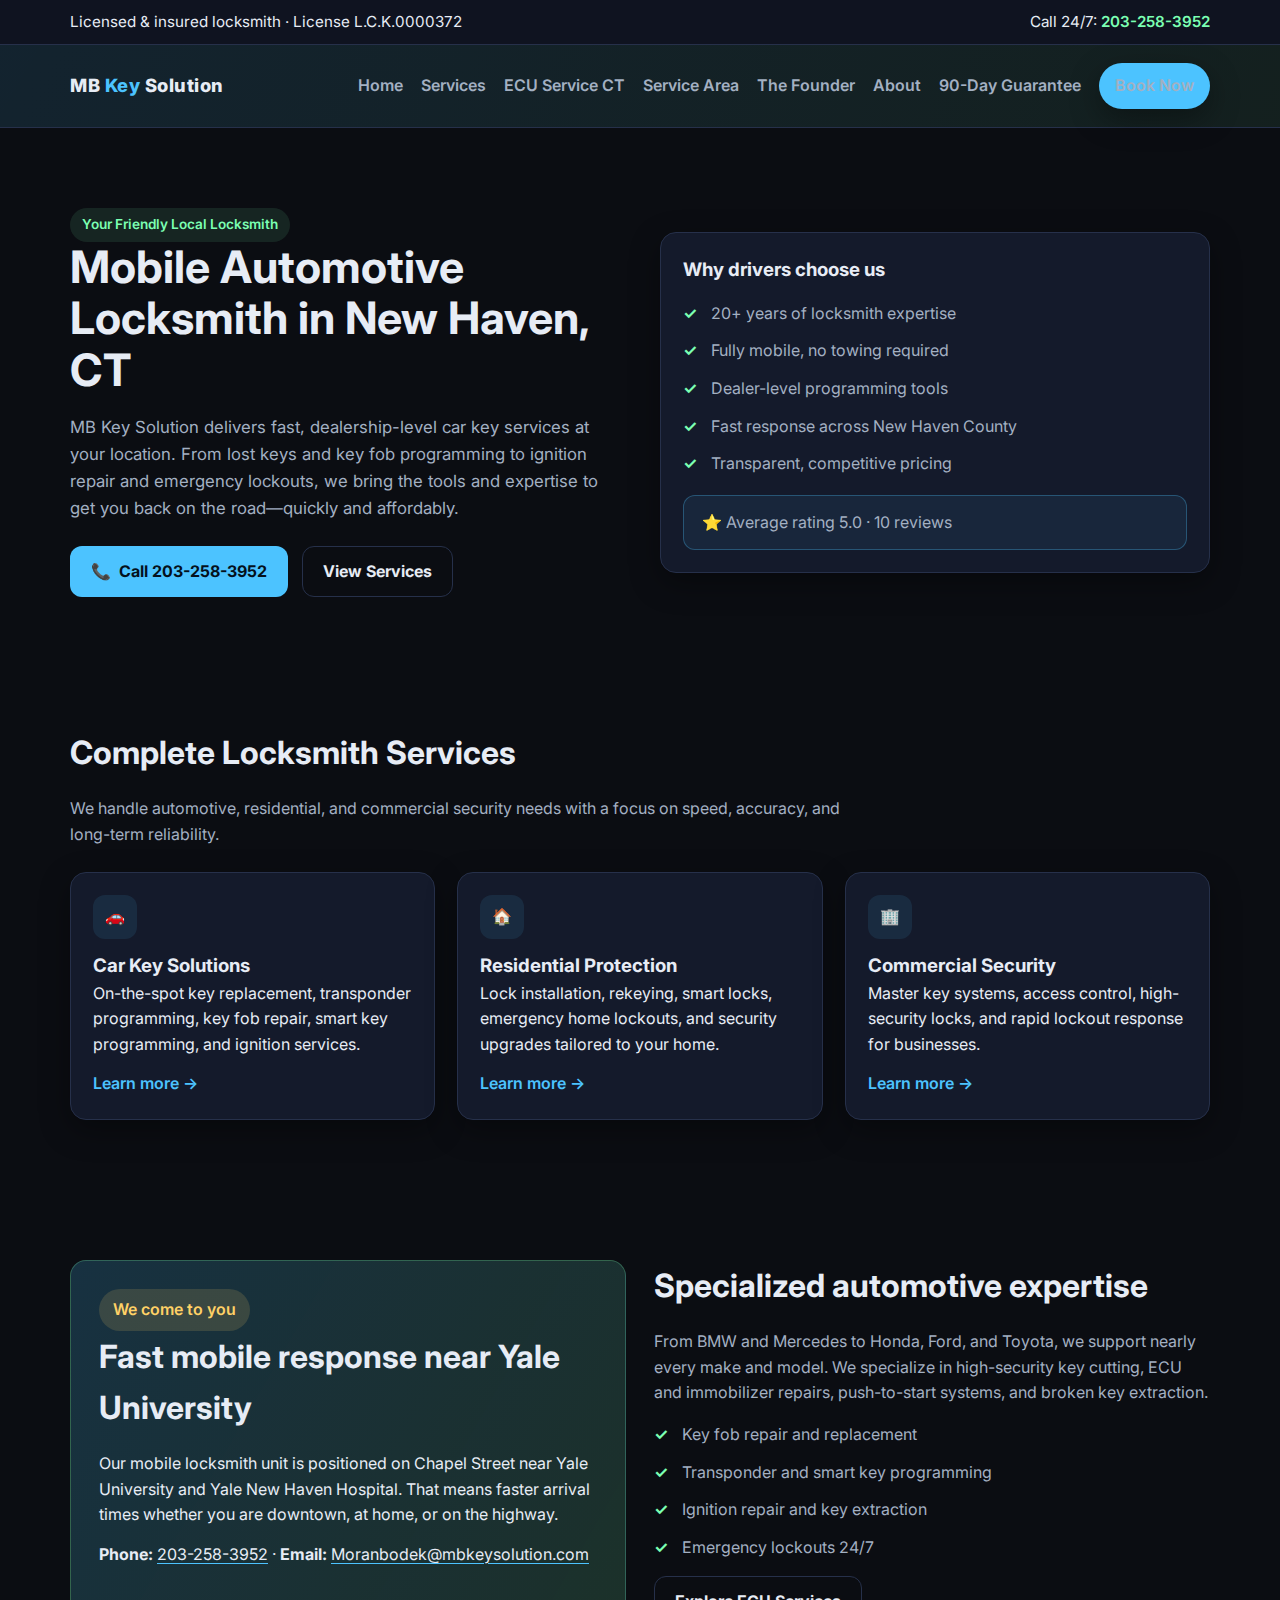
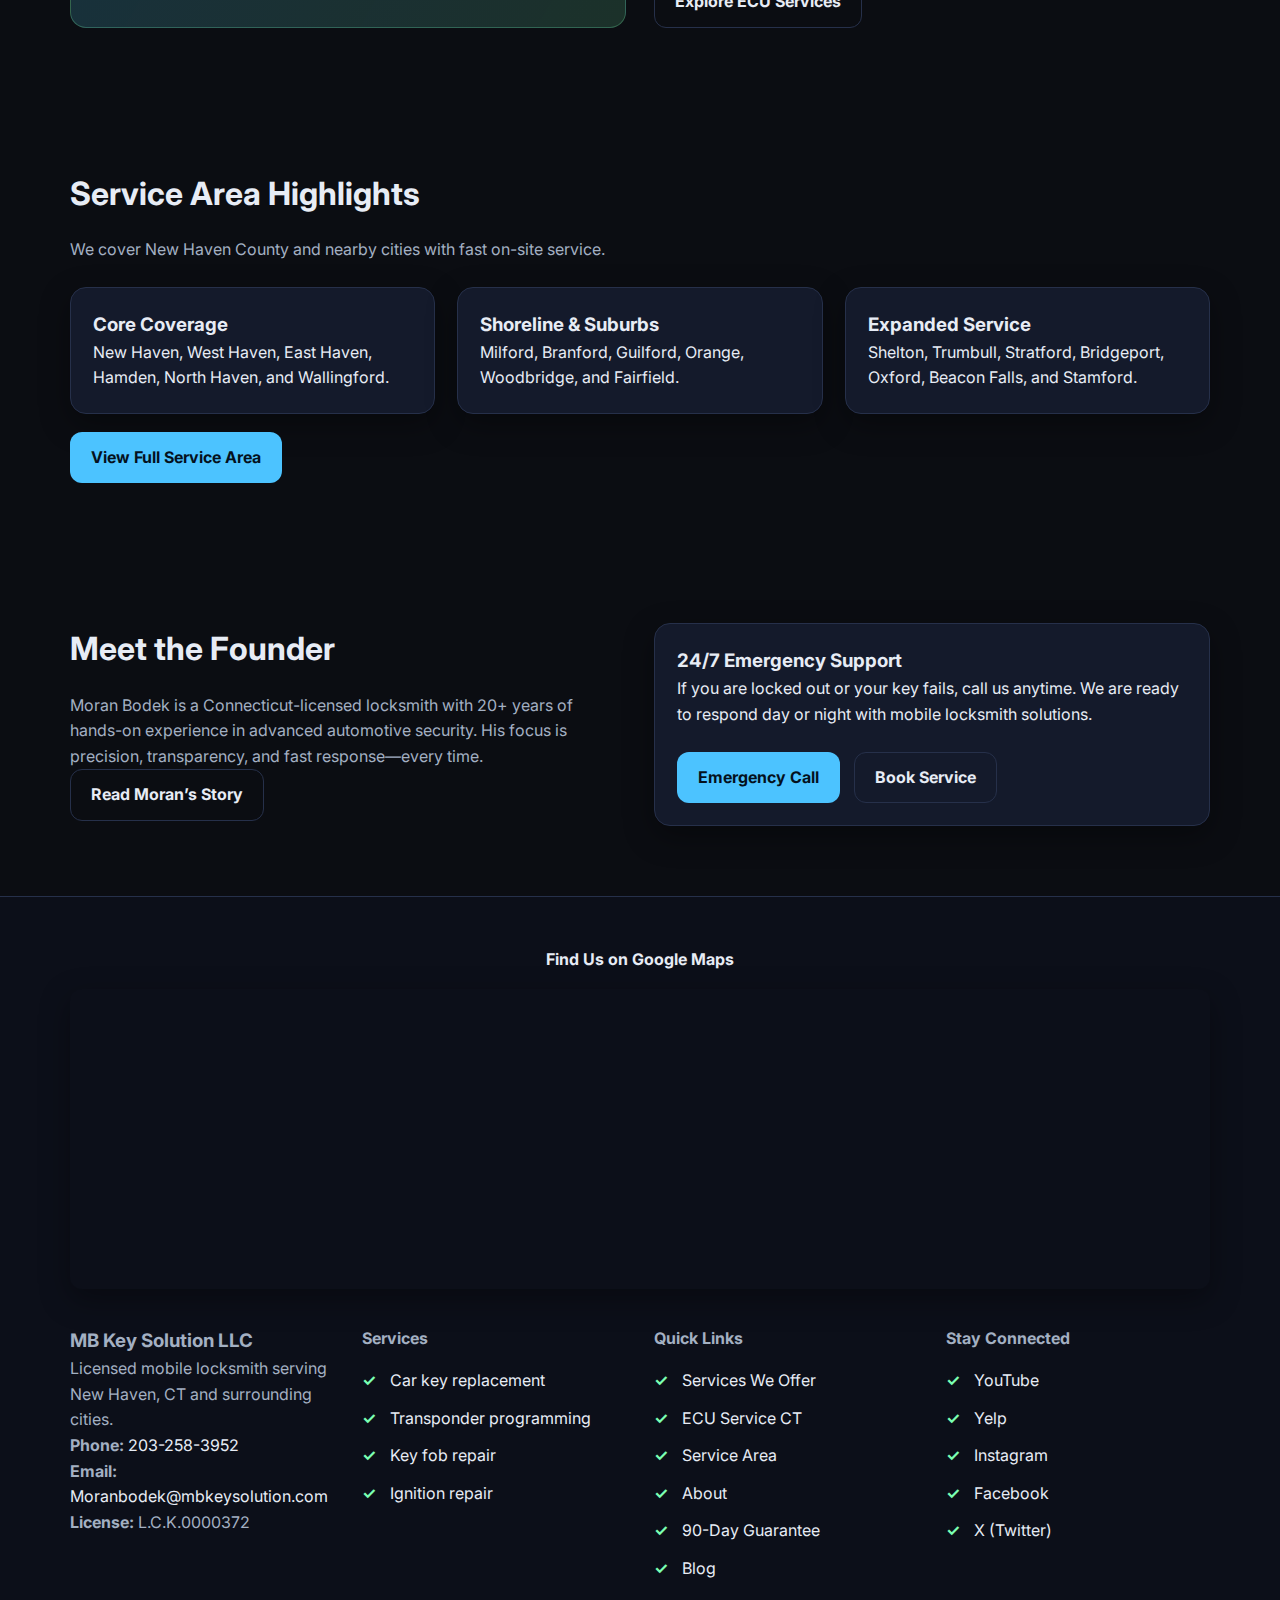
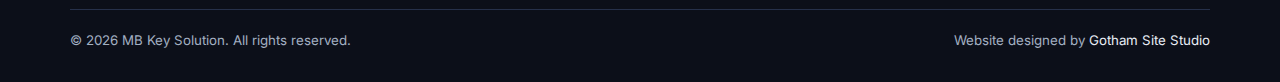
<file: index.html>
<!DOCTYPE html>
<html lang="en">
<head>
  <meta charset="UTF-8" />
  <meta name="viewport" content="width=device-width, initial-scale=1" />
  <meta name="theme-color" content="#4cc3ff" />
  <meta name="robots" content="index, follow, max-image-preview:large, max-snippet:-1, max-video-preview:-1" />
  <meta name="author" content="MB Key Solution LLC" />
  <meta name="geo.region" content="US-CT" />
  <meta name="geo.placename" content="New Haven" />
  <meta name="format-detection" content="telephone=yes" />
  <title>MB Key Solution | Mobile Automotive Locksmith in New Haven, CT</title>
  <meta name="description" content="MB Key Solution is a licensed, fully mobile automotive locksmith serving New Haven, CT and surrounding cities. Fast car key replacement, transponder programming, key fob repair, ignition repair, and 24/7 lockout help. Call 203-258-3952." />
  <meta name="keywords" content="locksmith New Haven CT, car key replacement, automotive locksmith, key fob programming, transponder key, emergency lockout, mobile locksmith, car key cutting, ignition repair, ECU repair Connecticut" />
  <link rel="canonical" href="https://www.mbkeysolution.com/" />
  <meta property="og:title" content="MB Key Solution | Mobile Automotive Locksmith in New Haven, CT" />
  <meta property="og:description" content="Fast, mobile car key solutions in New Haven, CT. 20+ years of experience, licensed and insured. Call 203-258-3952 for 24/7 service." />
  <meta property="og:type" content="website" />
  <meta property="og:url" content="https://www.mbkeysolution.com/" />
  <meta property="og:site_name" content="MB Key Solution" />
  <meta property="og:locale" content="en_US" />
  <meta name="twitter:card" content="summary_large_image" />
  <meta name="twitter:title" content="MB Key Solution | Mobile Automotive Locksmith" />
  <meta name="twitter:description" content="Fast, mobile car key solutions in New Haven, CT. 24/7 emergency lockout service." />
  <link rel="preconnect" href="https://fonts.googleapis.com" />
  <link rel="preconnect" href="https://fonts.gstatic.com" crossorigin />
  <link href="https://fonts.googleapis.com/css2?family=Inter:wght@400;600;700;800&display=swap" rel="stylesheet" />
  <link rel="stylesheet" href="assets/css/styles.css" />
  <script type="application/ld+json">
  {
    "@context": "https://schema.org",
    "@type": "Locksmith",
    "name": "MB Key Solution Limited Liability Company",
    "image": "https://www.mbkeysolution.com/",
    "url": "https://www.mbkeysolution.com/",
    "telephone": "+1-203-258-3952",
    "email": "Moranbodek@mbkeysolution.com",
    "address": {
      "@type": "PostalAddress",
      "addressLocality": "New Haven",
      "addressRegion": "CT",
      "addressCountry": "US"
    },
    "areaServed": [
      "New Haven CT",
      "West Haven CT",
      "East Haven CT",
      "Milford CT",
      "Branford CT",
      "Hamden CT",
      "Guilford CT",
      "North Haven CT",
      "Wallingford CT",
      "Orange CT",
      "Woodbridge CT",
      "Seymour CT",
      "Derby CT",
      "Ansonia CT",
      "Shelton CT",
      "Trumbull CT",
      "Stratford CT",
      "Fairfield CT",
      "Bridgeport CT",
      "Oxford CT",
      "Beacon Falls CT",
      "Monroe CT",
      "Stamford CT"
    ],
    "priceRange": "$$",
    "sameAs": [
      "https://www.youtube.com/@MBkeysolutionLLC",
      "https://yelp.to/q4MZV_PFwb",
      "https://www.instagram.com/mbkeysolution/profilecard/?igsh=aGZtaWZ6OW40azFi",
      "https://www.facebook.com/share/186bwQYWv3/?mibextid=wwXIfr",
      "https://x.com/mbkeysolution?s=21&t=XZIpSljfIkFvyxCeJlvcIw"
    ]
  }
  </script>
</head>
<body>
  <a class="skip-link" href="#main">Skip to main content</a>
  <div class="topbar">
    <div class="container">
      <div>Licensed & insured locksmith · License L.C.K.0000372</div>
      <div>Call 24/7: <a href="tel:+12032583952">203-258-3952</a></div>
    </div>
  </div>

  <header class="header">
    <div class="container nav">
      <a class="logo" href="index.html">MB <span>Key</span> Solution</a>
      <button class="nav-toggle" aria-label="Toggle navigation">Menu</button>
      <nav class="nav-links" aria-label="Primary navigation">
        <a href="index.html" aria-current="page">Home</a>
        <a href="services.html">Services</a>
        <a href="ecu-service.html">ECU Service CT</a>
        <a href="service-area.html">Service Area</a>
        <a href="founder.html">The Founder</a>
        <a href="about.html">About</a>
        <a href="guarantee.html">90-Day Guarantee</a>
        <a href="book-online.html" class="nav-cta" role="button">Book Now</a>
      </nav>
    </div>
  </header>

  <main id="main">
    <section class="hero" aria-labelledby="hero-heading">
      <div class="container hero-grid">
        <div>
          <span class="tag" aria-label="Tagline">Your Friendly Local Locksmith</span>
          <h1 id="hero-heading">Mobile Automotive Locksmith in New Haven, CT</h1>
          <p>MB Key Solution delivers fast, dealership-level car key services at your location. From lost keys and key fob programming to ignition repair and emergency lockouts, we bring the tools and expertise to get you back on the road—quickly and affordably.</p>
          <div class="hero-actions" role="group" aria-label="Call to action buttons">
            <a class="button primary" href="tel:+12032583952" aria-label="Call us now at 203-258-3952"><span aria-hidden="true">📞</span> Call 203-258-3952</a>
            <a class="button secondary" href="services.html">View Services</a>
          </div>
        </div>
        <aside class="card" aria-labelledby="why-choose-heading">
          <h3 id="why-choose-heading">Why drivers choose us</h3>
          <ul class="list" role="list">
            <li>20+ years of locksmith expertise</li>
            <li>Fully mobile, no towing required</li>
            <li>Dealer-level programming tools</li>
            <li>Fast response across New Haven County</li>
            <li>Transparent, competitive pricing</li>
          </ul>
          <div style="margin-top:18px;" class="notice" role="status" aria-live="polite">⭐ Average rating 5.0 · 10 reviews</div>
        </aside>
      </div>
    </section>

    <section class="section" aria-labelledby="services-heading">
      <div class="container">
        <h2 id="services-heading">Complete Locksmith Services</h2>
        <p class="lead">We handle automotive, residential, and commercial security needs with a focus on speed, accuracy, and long-term reliability.</p>
        <div class="grid-3" role="list">
          <article class="card" role="listitem">
            <div class="icon" aria-hidden="true">🚗</div>
            <h3>Car Key Solutions</h3>
            <p>On-the-spot key replacement, transponder programming, key fob repair, smart key programming, and ignition services.</p>
            <a href="services.html#automotive" class="card-link" aria-label="Learn more about car key solutions">Learn more →</a>
          </article>
          <article class="card" role="listitem">
            <div class="icon" aria-hidden="true">🏠</div>
            <h3>Residential Protection</h3>
            <p>Lock installation, rekeying, smart locks, emergency home lockouts, and security upgrades tailored to your home.</p>
            <a href="services.html#residential" class="card-link" aria-label="Learn more about residential protection">Learn more →</a>
          </article>
          <article class="card" role="listitem">
            <div class="icon" aria-hidden="true">🏢</div>
            <h3>Commercial Security</h3>
            <p>Master key systems, access control, high-security locks, and rapid lockout response for businesses.</p>
            <a href="services.html#commercial" class="card-link" aria-label="Learn more about commercial security">Learn more →</a>
          </article>
        </div>
      </div>
    </section>

    <section class="section">
      <div class="container split">
        <div class="callout">
          <span class="badge">We come to you</span>
          <h2>Fast mobile response near Yale University</h2>
          <p>Our mobile locksmith unit is positioned on Chapel Street near Yale University and Yale New Haven Hospital. That means faster arrival times whether you are downtown, at home, or on the highway.</p>
          <p style="margin-top:14px;"><strong>Phone:</strong> <a href="tel:+12032583952">203-258-3952</a> · <strong>Email:</strong> <a href="mailto:Moranbodek@mbkeysolution.com">Moranbodek@mbkeysolution.com</a></p>
        </div>
        <div>
          <h2>Specialized automotive expertise</h2>
          <p class="lead">From BMW and Mercedes to Honda, Ford, and Toyota, we support nearly every make and model. We specialize in high-security key cutting, ECU and immobilizer repairs, push-to-start systems, and broken key extraction.</p>
          <ul class="list">
            <li>Key fob repair and replacement</li>
            <li>Transponder and smart key programming</li>
            <li>Ignition repair and key extraction</li>
            <li>Emergency lockouts 24/7</li>
          </ul>
          <a class="button secondary" href="ecu-service.html" style="margin-top:16px;">Explore ECU Services</a>
        </div>
      </div>
    </section>

    <section class="section">
      <div class="container">
        <h2>Service Area Highlights</h2>
        <p class="lead">We cover New Haven County and nearby cities with fast on-site service.</p>
        <div class="grid-3">
          <div class="card">
            <h3>Core Coverage</h3>
            <p>New Haven, West Haven, East Haven, Hamden, North Haven, and Wallingford.</p>
          </div>
          <div class="card">
            <h3>Shoreline & Suburbs</h3>
            <p>Milford, Branford, Guilford, Orange, Woodbridge, and Fairfield.</p>
          </div>
          <div class="card">
            <h3>Expanded Service</h3>
            <p>Shelton, Trumbull, Stratford, Bridgeport, Oxford, Beacon Falls, and Stamford.</p>
          </div>
        </div>
        <div style="margin-top:18px;">
          <a class="button primary" href="service-area.html">View Full Service Area</a>
        </div>
      </div>
    </section>

    <section class="section">
      <div class="container split">
        <div>
          <h2>Meet the Founder</h2>
          <p class="lead">Moran Bodek is a Connecticut-licensed locksmith with 20+ years of hands-on experience in advanced automotive security. His focus is precision, transparency, and fast response—every time.</p>
          <a class="button secondary" href="founder.html">Read Moran’s Story</a>
        </div>
        <div class="card">
          <h3>24/7 Emergency Support</h3>
          <p>If you are locked out or your key fails, call us anytime. We are ready to respond day or night with mobile locksmith solutions.</p>
          <div class="hero-actions">
            <a class="button primary" href="tel:+12032583952">Emergency Call</a>
            <a class="button secondary" href="book-online.html">Book Service</a>
          </div>
        </div>
      </div>
    </section>
  </main>

  <footer class="footer" role="contentinfo">
    <div class="container">
      <div class="footer-map">
        <h4>Find Us on Google Maps</h4>
        <iframe src="https://www.google.com/maps/embed?pb=!1m18!1m12!1m3!1d790231.5257881163!2d-73.78722899331697!3d41.307005034338395!2m3!1f0!2f0!3f0!3m2!1i1024!2i768!4f13.1!3m3!1m2!1s0x67895e48a1e5ba87%3A0x187d196b02911b34!2sMb%20key%20solution!5e1!3m2!1sen!2sus!4v1770252816146!5m2!1sen!2sus" width="100%" height="300" style="border:0; border-radius: 12px;" allowfullscreen="" loading="lazy" referrerpolicy="no-referrer-when-downgrade" title="MB Key Solution location on Google Maps"></iframe>
      </div>
      <div class="footer-grid">
        <div>
          <h3>MB Key Solution LLC</h3>
          <p>Licensed mobile locksmith serving New Haven, CT and surrounding cities.</p>
          <address>
            <p><strong>Phone:</strong> <a href="tel:+12032583952" aria-label="Call MB Key Solution">203-258-3952</a><br />
            <strong>Email:</strong> <a href="mailto:Moranbodek@mbkeysolution.com" aria-label="Email MB Key Solution">Moranbodek@mbkeysolution.com</a></p>
          </address>
          <p><strong>License:</strong> L.C.K.0000372</p>
        </div>
        <nav aria-label="Services navigation">
          <h4>Services</h4>
          <ul class="list">
            <li><a href="services.html#car-key">Car key replacement</a></li>
            <li><a href="services.html#transponder">Transponder programming</a></li>
            <li><a href="services.html#fob">Key fob repair</a></li>
            <li><a href="services.html#ignition">Ignition repair</a></li>
          </ul>
        </nav>
        <nav aria-label="Quick links navigation">
          <h4>Quick Links</h4>
          <ul class="list">
            <li><a href="services.html">Services We Offer</a></li>
            <li><a href="ecu-service.html">ECU Service CT</a></li>
            <li><a href="service-area.html">Service Area</a></li>
            <li><a href="about.html">About</a></li>
            <li><a href="guarantee.html">90-Day Guarantee</a></li>
            <li><a href="blog/index.html">Blog</a></li>
          </ul>
        </nav>
        <div>
          <h4>Stay Connected</h4>
          <ul class="list social-links" aria-label="Social media links">
            <li><a href="https://www.youtube.com/@MBkeysolutionLLC" target="_blank" rel="noopener noreferrer" aria-label="Visit our YouTube channel">YouTube</a></li>
            <li><a href="https://yelp.to/q4MZV_PFwb" target="_blank" rel="noopener noreferrer" aria-label="Read our Yelp reviews">Yelp</a></li>
            <li><a href="https://www.instagram.com/mbkeysolution/" target="_blank" rel="noopener noreferrer" aria-label="Follow us on Instagram">Instagram</a></li>
            <li><a href="https://www.facebook.com/share/186bwQYWv3/" target="_blank" rel="noopener noreferrer" aria-label="Like us on Facebook">Facebook</a></li>
            <li><a href="https://x.com/mbkeysolution" target="_blank" rel="noopener noreferrer" aria-label="Follow us on X">X (Twitter)</a></li>
          </ul>
        </div>
      </div>
      <div class="footer-bottom">
        <small>© 2026 MB Key Solution. All rights reserved.</small>
        <small>Website designed by <a href="https://gothamsitestudio.com/" target="_blank" rel="noopener noreferrer">Gotham Site Studio</a></small>
      </div>
    </div>
  </footer>

  <script src="assets/js/main.js"></script>
</body>
</html>
</file>
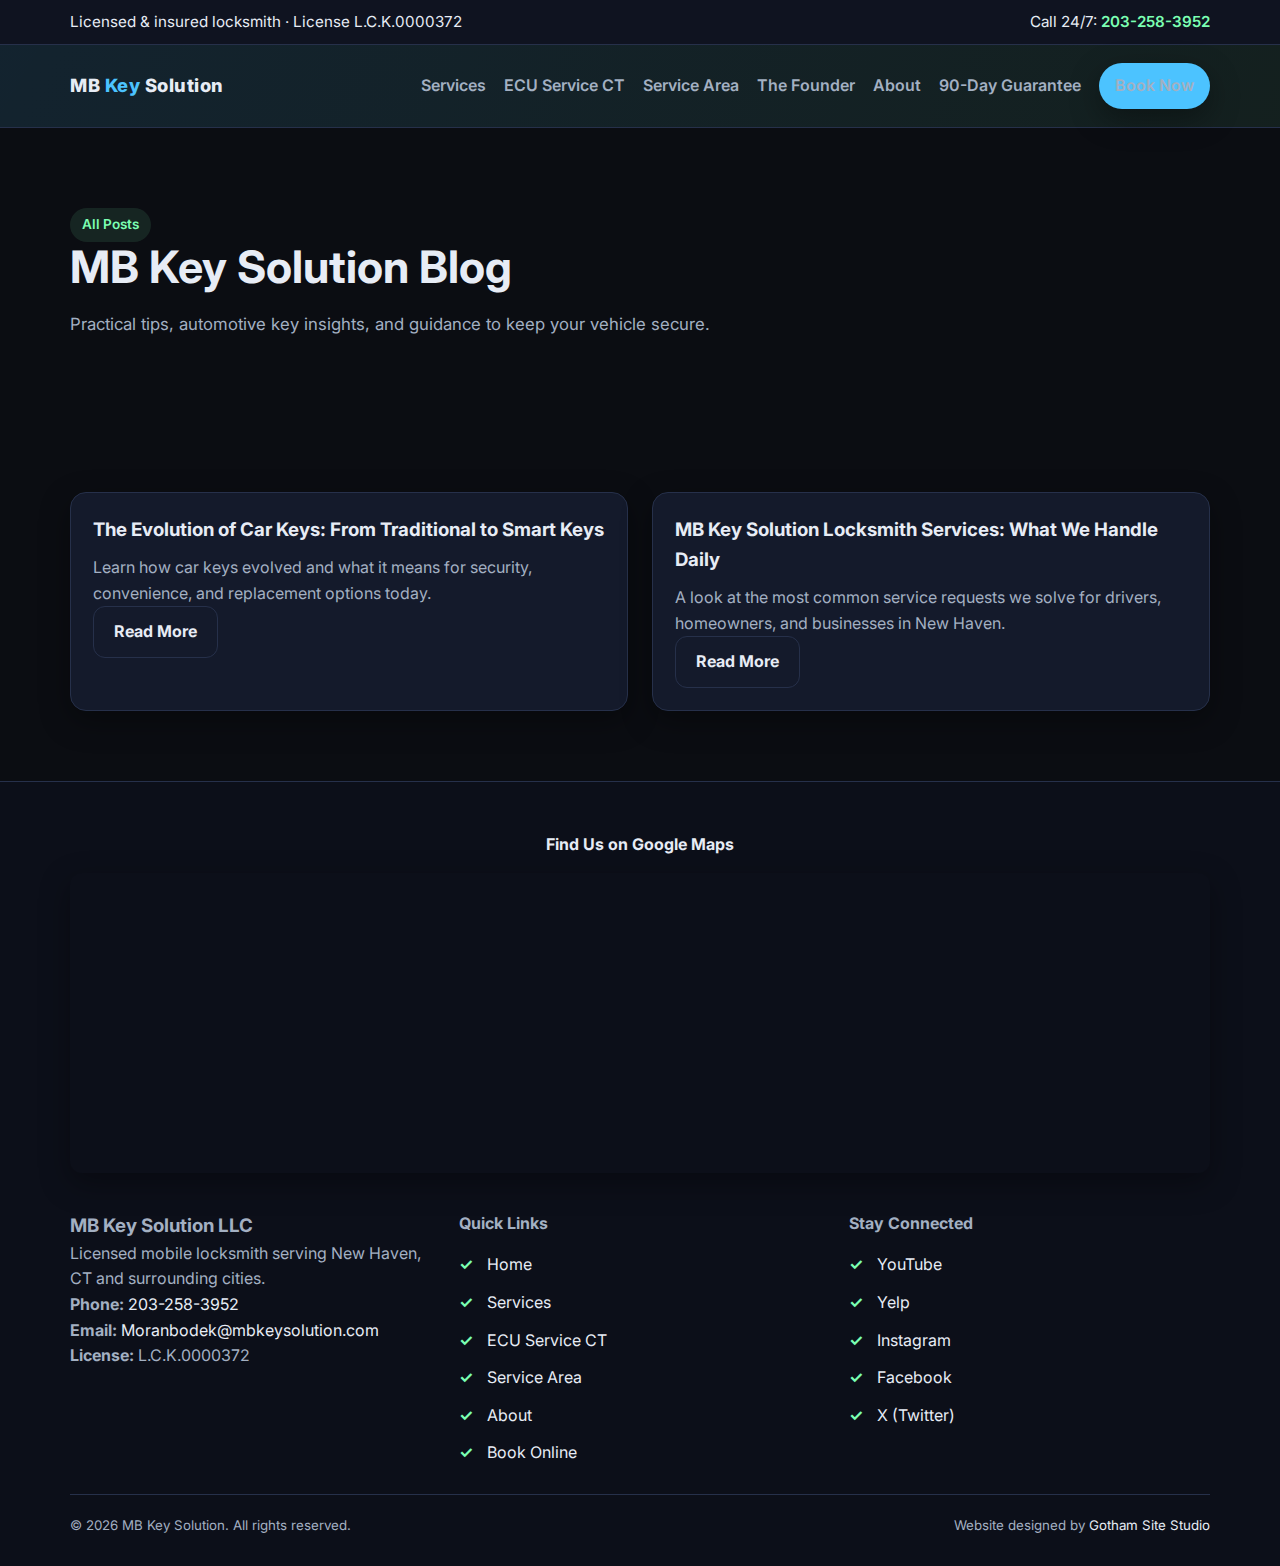
<file: blog/index.html>
<!DOCTYPE html>
<html lang="en">
<head>
  <meta charset="UTF-8" />
  <meta name="viewport" content="width=device-width, initial-scale=1" />
  <title>Blog | MB Key Solution</title>
  <meta name="description" content="Read the MB Key Solution blog for car key tips, locksmith advice, and updates on automotive security systems." />
  <link rel="canonical" href="https://www.mbkeysolution.com/blog" />
  <meta property="og:title" content="Blog | MB Key Solution" />
  <meta property="og:description" content="Automotive locksmith tips, key programming advice, and security updates." />
  <meta property="og:type" content="website" />
  <meta property="og:url" content="https://www.mbkeysolution.com/blog" />
  <link rel="preconnect" href="https://fonts.googleapis.com" />
  <link rel="preconnect" href="https://fonts.gstatic.com" crossorigin />
  <link href="https://fonts.googleapis.com/css2?family=Inter:wght@400;600;700;800&display=swap" rel="stylesheet" />
  <link rel="stylesheet" href="../assets/css/styles.css" />
</head>
<body>
  <a class="skip-link" href="#main">Skip to main content</a>
  <div class="topbar">
    <div class="container">
      <div>Licensed & insured locksmith · License L.C.K.0000372</div>
      <div>Call 24/7: <a href="tel:+12032583952">203-258-3952</a></div>
    </div>
  </div>

  <header class="header">
    <div class="container nav">
      <a class="logo" href="../index.html">MB <span>Key</span> Solution</a>
      <button class="nav-toggle" aria-label="Toggle navigation">Menu</button>
      <nav class="nav-links" aria-label="Primary">
        <a href="../services.html">Services</a>
        <a href="../ecu-service.html">ECU Service CT</a>
        <a href="../service-area.html">Service Area</a>
        <a href="../founder.html">The Founder</a>
        <a href="../about.html">About</a>
        <a href="../guarantee.html">90-Day Guarantee</a>
        <a href="../book-online.html" class="nav-cta">Book Now</a>
      </nav>
    </div>
  </header>

  <main id="main">
    <section class="hero">
      <div class="container">
        <span class="tag">All Posts</span>
        <h1>MB Key Solution Blog</h1>
        <p>Practical tips, automotive key insights, and guidance to keep your vehicle secure.</p>
      </div>
    </section>

    <section class="section">
      <div class="container blog-grid">
        <article class="card blog-card">
          <h3>The Evolution of Car Keys: From Traditional to Smart Keys</h3>
          <p>Learn how car keys evolved and what it means for security, convenience, and replacement options today.</p>
          <a class="button secondary" href="the-evolution-of-car-keys.html">Read More</a>
        </article>
        <article class="card blog-card">
          <h3>MB Key Solution Locksmith Services: What We Handle Daily</h3>
          <p>A look at the most common service requests we solve for drivers, homeowners, and businesses in New Haven.</p>
          <a class="button secondary" href="mb-key-solution-locksmith-services.html">Read More</a>
        </article>
      </div>
    </section>
  </main>

  <footer class="footer" role="contentinfo">
    <div class="container">
      <div class="footer-map">
        <h4>Find Us on Google Maps</h4>
        <iframe src="https://www.google.com/maps/embed?pb=!1m18!1m12!1m3!1d790231.5257881163!2d-73.78722899331697!3d41.307005034338395!2m3!1f0!2f0!3f0!3m2!1i1024!2i768!4f13.1!3m3!1m2!1s0x67895e48a1e5ba87%3A0x187d196b02911b34!2sMb%20key%20solution!5e1!3m2!1sen!2sus!4v1770252816146!5m2!1sen!2sus" width="100%" height="300" style="border:0; border-radius: 12px;" allowfullscreen="" loading="lazy" referrerpolicy="no-referrer-when-downgrade" title="MB Key Solution location on Google Maps"></iframe>
      </div>
      <div class="footer-grid">
        <div>
          <h3>MB Key Solution LLC</h3>
          <p>Licensed mobile locksmith serving New Haven, CT and surrounding cities.</p>
          <address>
            <p><strong>Phone:</strong> <a href="tel:+12032583952" aria-label="Call MB Key Solution">203-258-3952</a><br />
            <strong>Email:</strong> <a href="mailto:Moranbodek@mbkeysolution.com" aria-label="Email MB Key Solution">Moranbodek@mbkeysolution.com</a></p>
          </address>
          <p><strong>License:</strong> L.C.K.0000372</p>
        </div>
        <nav aria-label="Quick links navigation">
          <h4>Quick Links</h4>
          <ul class="list">
            <li><a href="../index.html">Home</a></li>
            <li><a href="../services.html">Services</a></li>
            <li><a href="../ecu-service.html">ECU Service CT</a></li>
            <li><a href="../service-area.html">Service Area</a></li>
            <li><a href="../about.html">About</a></li>
            <li><a href="../book-online.html">Book Online</a></li>
          </ul>
        </nav>
        <div>
          <h4>Stay Connected</h4>
          <ul class="list social-links" aria-label="Social media links">
            <li><a href="https://www.youtube.com/@MBkeysolutionLLC" target="_blank" rel="noopener noreferrer" aria-label="Visit our YouTube channel">YouTube</a></li>
            <li><a href="https://yelp.to/q4MZV_PFwb" target="_blank" rel="noopener noreferrer" aria-label="Read our Yelp reviews">Yelp</a></li>
            <li><a href="https://www.instagram.com/mbkeysolution/" target="_blank" rel="noopener noreferrer" aria-label="Follow us on Instagram">Instagram</a></li>
            <li><a href="https://www.facebook.com/share/186bwQYWv3/" target="_blank" rel="noopener noreferrer" aria-label="Like us on Facebook">Facebook</a></li>
            <li><a href="https://x.com/mbkeysolution" target="_blank" rel="noopener noreferrer" aria-label="Follow us on X">X (Twitter)</a></li>
          </ul>
        </div>
      </div>
      <div class="footer-bottom">
        <small>© 2026 MB Key Solution. All rights reserved.</small>
        <small>Website designed by <a href="https://gothamsitestudio.com/" target="_blank" rel="noopener noreferrer">Gotham Site Studio</a></small>
      </div>
    </div>
  </footer>

  <script src="../assets/js/main.js"></script>
</body>
</html>
</file>
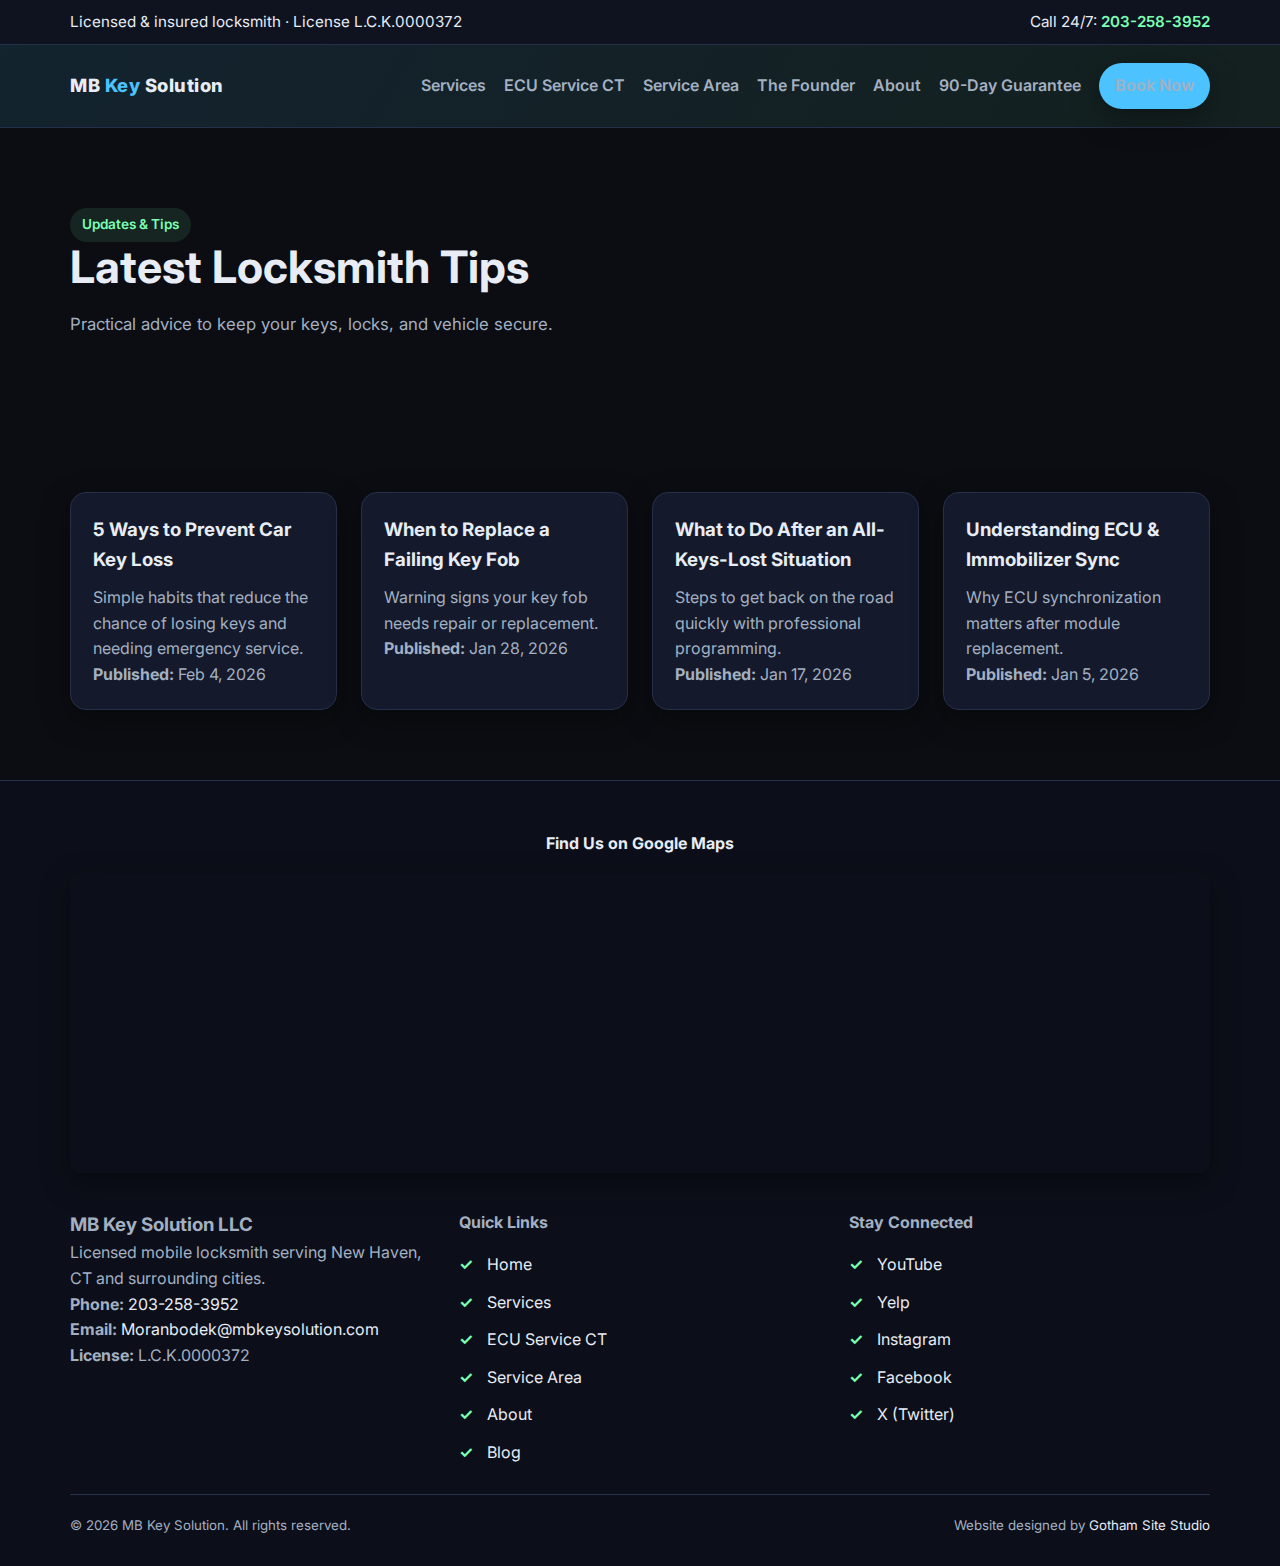
<file: news/index.html>
<!DOCTYPE html>
<html lang="en">
<head>
  <meta charset="UTF-8" />
  <meta name="viewport" content="width=device-width, initial-scale=1" />
  <title>Updates & Tips | MB Key Solution</title>
  <meta name="description" content="Latest updates and locksmith tips from MB Key Solution in New Haven, CT. Learn how to protect your keys, avoid lockouts, and maintain vehicle security." />
  <link rel="canonical" href="https://www.mbkeysolution.com/news" />
  <meta property="og:title" content="Updates & Tips | MB Key Solution" />
  <meta property="og:description" content="Locksmith updates, security tips, and key care advice." />
  <meta property="og:type" content="website" />
  <meta property="og:url" content="https://www.mbkeysolution.com/news" />
  <link rel="preconnect" href="https://fonts.googleapis.com" />
  <link rel="preconnect" href="https://fonts.gstatic.com" crossorigin />
  <link href="https://fonts.googleapis.com/css2?family=Inter:wght@400;600;700;800&display=swap" rel="stylesheet" />
  <link rel="stylesheet" href="../assets/css/styles.css" />
</head>
<body>
  <a class="skip-link" href="#main">Skip to main content</a>
  <div class="topbar">
    <div class="container">
      <div>Licensed & insured locksmith · License L.C.K.0000372</div>
      <div>Call 24/7: <a href="tel:+12032583952">203-258-3952</a></div>
    </div>
  </div>

  <header class="header">
    <div class="container nav">
      <a class="logo" href="../index.html">MB <span>Key</span> Solution</a>
      <button class="nav-toggle" aria-label="Toggle navigation">Menu</button>
      <nav class="nav-links" aria-label="Primary">
        <a href="../services.html">Services</a>
        <a href="../ecu-service.html">ECU Service CT</a>
        <a href="../service-area.html">Service Area</a>
        <a href="../founder.html">The Founder</a>
        <a href="../about.html">About</a>
        <a href="../guarantee.html">90-Day Guarantee</a>
        <a href="../book-online.html" class="nav-cta">Book Now</a>
      </nav>
    </div>
  </header>

  <main id="main">
    <section class="hero">
      <div class="container">
        <span class="tag">Updates & Tips</span>
        <h1>Latest Locksmith Tips</h1>
        <p>Practical advice to keep your keys, locks, and vehicle secure.</p>
      </div>
    </section>

    <section class="section">
      <div class="container blog-grid">
        <article class="card blog-card">
          <h3>5 Ways to Prevent Car Key Loss</h3>
          <p>Simple habits that reduce the chance of losing keys and needing emergency service.</p>
          <p><strong>Published:</strong> Feb 4, 2026</p>
        </article>
        <article class="card blog-card">
          <h3>When to Replace a Failing Key Fob</h3>
          <p>Warning signs your key fob needs repair or replacement.</p>
          <p><strong>Published:</strong> Jan 28, 2026</p>
        </article>
        <article class="card blog-card">
          <h3>What to Do After an All-Keys-Lost Situation</h3>
          <p>Steps to get back on the road quickly with professional programming.</p>
          <p><strong>Published:</strong> Jan 17, 2026</p>
        </article>
        <article class="card blog-card">
          <h3>Understanding ECU & Immobilizer Sync</h3>
          <p>Why ECU synchronization matters after module replacement.</p>
          <p><strong>Published:</strong> Jan 5, 2026</p>
        </article>
      </div>
    </section>
  </main>

  <footer class="footer" role="contentinfo">
    <div class="container">
      <div class="footer-map">
        <h4>Find Us on Google Maps</h4>
        <iframe src="https://www.google.com/maps/embed?pb=!1m18!1m12!1m3!1d790231.5257881163!2d-73.78722899331697!3d41.307005034338395!2m3!1f0!2f0!3f0!3m2!1i1024!2i768!4f13.1!3m3!1m2!1s0x67895e48a1e5ba87%3A0x187d196b02911b34!2sMb%20key%20solution!5e1!3m2!1sen!2sus!4v1770252816146!5m2!1sen!2sus" width="100%" height="300" style="border:0; border-radius: 12px;" allowfullscreen="" loading="lazy" referrerpolicy="no-referrer-when-downgrade" title="MB Key Solution location on Google Maps"></iframe>
      </div>
      <div class="footer-grid">
        <div>
          <h3>MB Key Solution LLC</h3>
          <p>Licensed mobile locksmith serving New Haven, CT and surrounding cities.</p>
          <address>
            <p><strong>Phone:</strong> <a href="tel:+12032583952" aria-label="Call MB Key Solution">203-258-3952</a><br />
            <strong>Email:</strong> <a href="mailto:Moranbodek@mbkeysolution.com" aria-label="Email MB Key Solution">Moranbodek@mbkeysolution.com</a></p>
          </address>
          <p><strong>License:</strong> L.C.K.0000372</p>
        </div>
        <nav aria-label="Quick links navigation">
          <h4>Quick Links</h4>
          <ul class="list">
            <li><a href="../index.html">Home</a></li>
            <li><a href="../services.html">Services</a></li>
            <li><a href="../ecu-service.html">ECU Service CT</a></li>
            <li><a href="../service-area.html">Service Area</a></li>
            <li><a href="../about.html">About</a></li>
            <li><a href="../blog/index.html">Blog</a></li>
          </ul>
        </nav>
        <div>
          <h4>Stay Connected</h4>
          <ul class="list social-links" aria-label="Social media links">
            <li><a href="https://www.youtube.com/@MBkeysolutionLLC" target="_blank" rel="noopener noreferrer" aria-label="Visit our YouTube channel">YouTube</a></li>
            <li><a href="https://yelp.to/q4MZV_PFwb" target="_blank" rel="noopener noreferrer" aria-label="Read our Yelp reviews">Yelp</a></li>
            <li><a href="https://www.instagram.com/mbkeysolution/" target="_blank" rel="noopener noreferrer" aria-label="Follow us on Instagram">Instagram</a></li>
            <li><a href="https://www.facebook.com/share/186bwQYWv3/" target="_blank" rel="noopener noreferrer" aria-label="Like us on Facebook">Facebook</a></li>
            <li><a href="https://x.com/mbkeysolution" target="_blank" rel="noopener noreferrer" aria-label="Follow us on X">X (Twitter)</a></li>
          </ul>
        </div>
      </div>
      <div class="footer-bottom">
        <small>© 2026 MB Key Solution. All rights reserved.</small>
        <small>Website designed by <a href="https://gothamsitestudio.com/" target="_blank" rel="noopener noreferrer">Gotham Site Studio</a></small>
      </div>
    </div>
  </footer>

  <script src="../assets/js/main.js"></script>
</body>
</html>
</file>
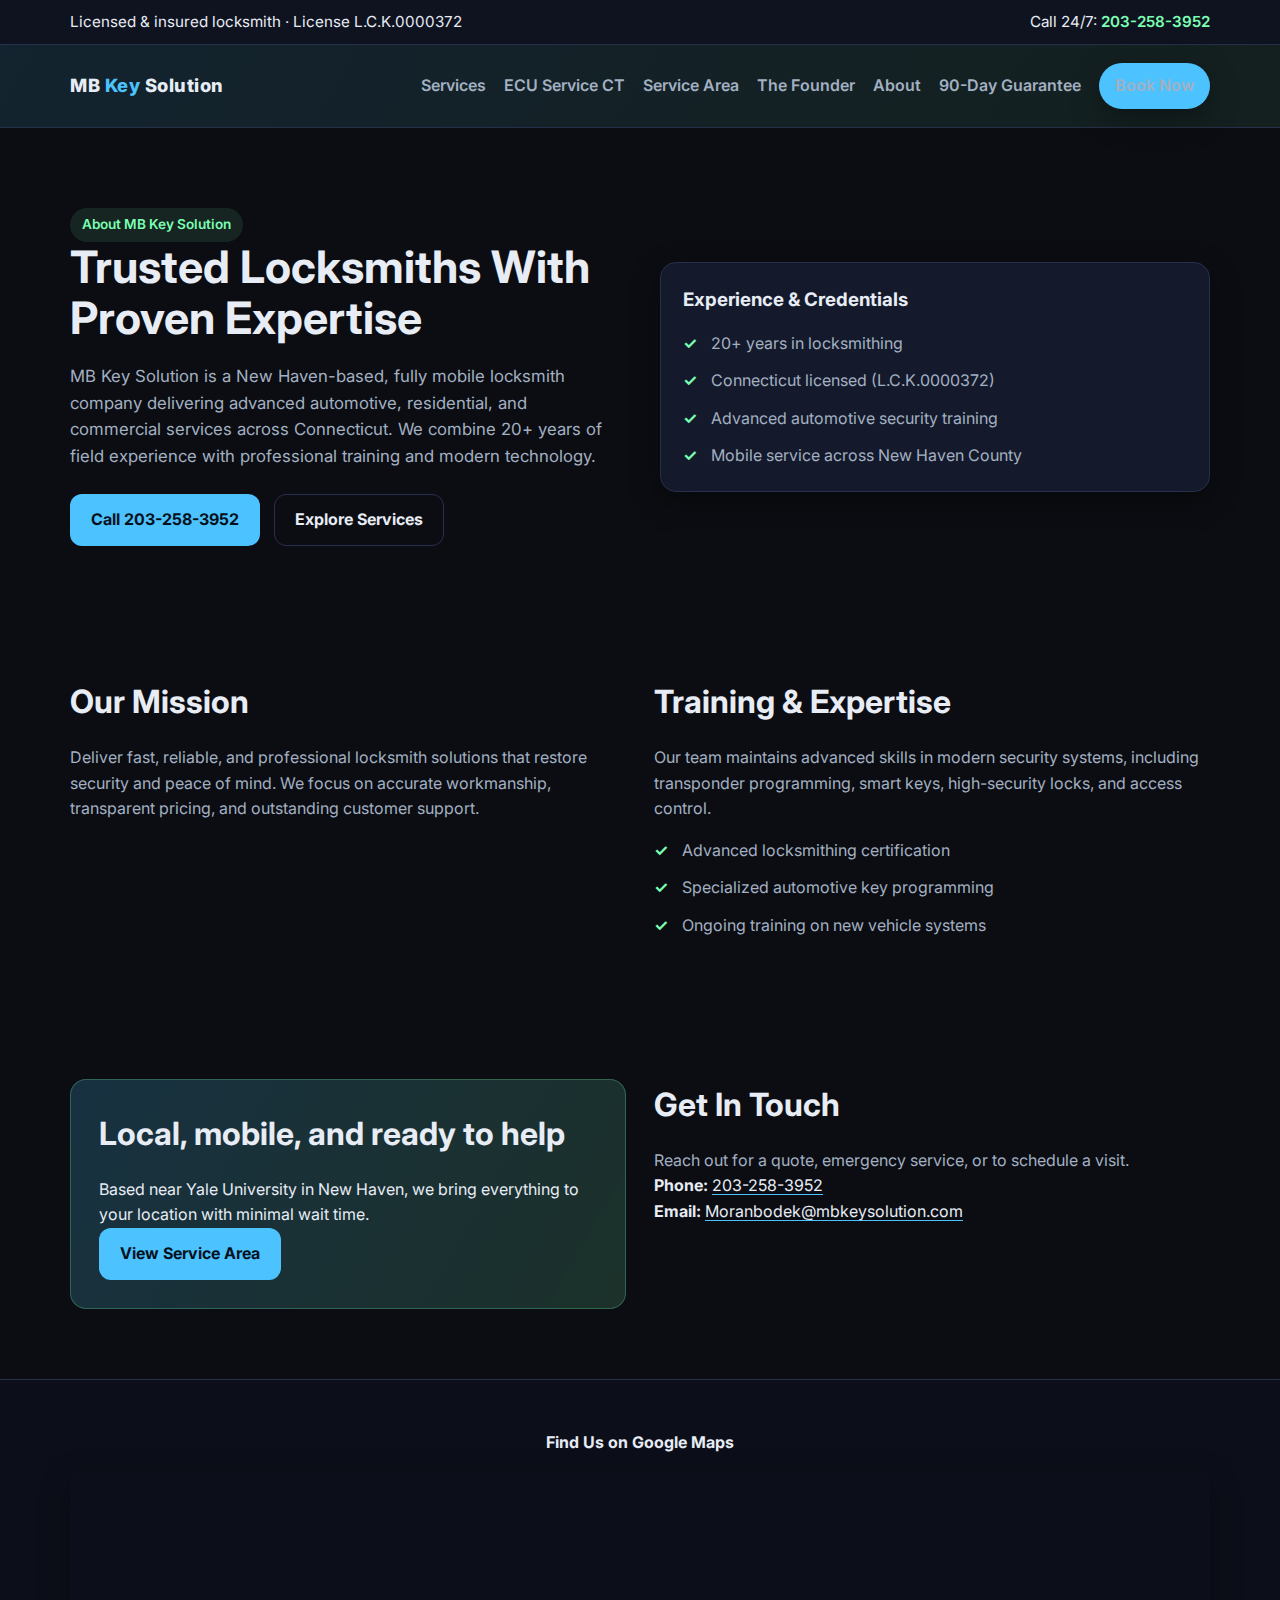
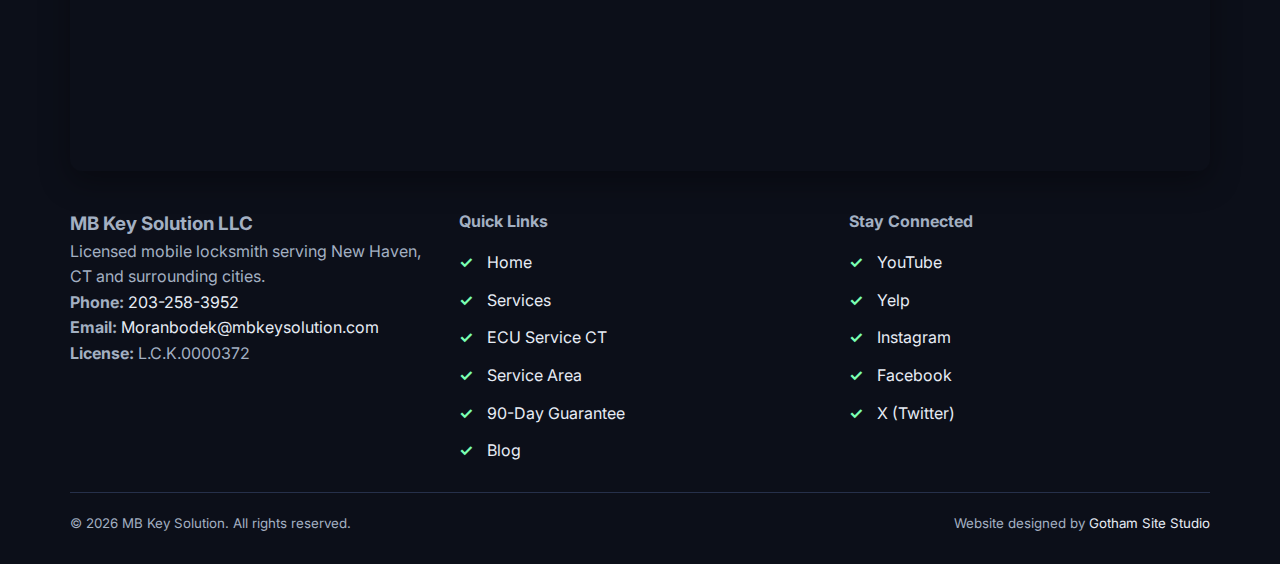
<file: about.html>
<!DOCTYPE html>
<html lang="en">
<head>
  <meta charset="UTF-8" />
  <meta name="viewport" content="width=device-width, initial-scale=1" />
  <title>About MB Key Solution</title>
  <meta name="description" content="Learn about MB Key Solution, a trusted mobile locksmith in New Haven, CT with 20+ years of experience in automotive, residential, and commercial security." />
  <link rel="canonical" href="https://www.mbkeysolution.com/about-8" />
  <meta property="og:title" content="About MB Key Solution" />
  <meta property="og:description" content="Experience, expertise, and advanced locksmith training serving New Haven, CT." />
  <meta property="og:type" content="website" />
  <meta property="og:url" content="https://www.mbkeysolution.com/about-8" />
  <link rel="preconnect" href="https://fonts.googleapis.com" />
  <link rel="preconnect" href="https://fonts.gstatic.com" crossorigin />
  <link href="https://fonts.googleapis.com/css2?family=Inter:wght@400;600;700;800&display=swap" rel="stylesheet" />
  <link rel="stylesheet" href="assets/css/styles.css" />
</head>
<body>
  <a class="skip-link" href="#main">Skip to main content</a>
  <div class="topbar">
    <div class="container">
      <div>Licensed & insured locksmith · License L.C.K.0000372</div>
      <div>Call 24/7: <a href="tel:+12032583952">203-258-3952</a></div>
    </div>
  </div>

  <header class="header">
    <div class="container nav">
      <a class="logo" href="index.html">MB <span>Key</span> Solution</a>
      <button class="nav-toggle" aria-label="Toggle navigation">Menu</button>
      <nav class="nav-links" aria-label="Primary">
        <a href="services.html">Services</a>
        <a href="ecu-service.html">ECU Service CT</a>
        <a href="service-area.html">Service Area</a>
        <a href="founder.html">The Founder</a>
        <a href="about.html">About</a>
        <a href="guarantee.html">90-Day Guarantee</a>
        <a href="book-online.html" class="nav-cta">Book Now</a>
      </nav>
    </div>
  </header>

  <main id="main">
    <section class="hero">
      <div class="container hero-grid">
        <div>
          <span class="tag">About MB Key Solution</span>
          <h1>Trusted Locksmiths With Proven Expertise</h1>
          <p>MB Key Solution is a New Haven-based, fully mobile locksmith company delivering advanced automotive, residential, and commercial services across Connecticut. We combine 20+ years of field experience with professional training and modern technology.</p>
          <div class="hero-actions">
            <a class="button primary" href="tel:+12032583952">Call 203-258-3952</a>
            <a class="button secondary" href="services.html">Explore Services</a>
          </div>
        </div>
        <div class="card">
          <h3>Experience & Credentials</h3>
          <ul class="list">
            <li>20+ years in locksmithing</li>
            <li>Connecticut licensed (L.C.K.0000372)</li>
            <li>Advanced automotive security training</li>
            <li>Mobile service across New Haven County</li>
          </ul>
        </div>
      </div>
    </section>

    <section class="section">
      <div class="container split">
        <div>
          <h2>Our Mission</h2>
          <p class="lead">Deliver fast, reliable, and professional locksmith solutions that restore security and peace of mind. We focus on accurate workmanship, transparent pricing, and outstanding customer support.</p>
        </div>
        <div>
          <h2>Training & Expertise</h2>
          <p class="lead">Our team maintains advanced skills in modern security systems, including transponder programming, smart keys, high-security locks, and access control.</p>
          <ul class="list">
            <li>Advanced locksmithing certification</li>
            <li>Specialized automotive key programming</li>
            <li>Ongoing training on new vehicle systems</li>
          </ul>
        </div>
      </div>
    </section>

    <section class="section">
      <div class="container split">
        <div class="callout">
          <h2>Local, mobile, and ready to help</h2>
          <p>Based near Yale University in New Haven, we bring everything to your location with minimal wait time.</p>
          <a class="button primary" href="service-area.html">View Service Area</a>
        </div>
        <div>
          <h2>Get In Touch</h2>
          <p class="lead">Reach out for a quote, emergency service, or to schedule a visit.</p>
          <p><strong>Phone:</strong> <a href="tel:+12032583952">203-258-3952</a><br />
          <strong>Email:</strong> <a href="mailto:Moranbodek@mbkeysolution.com">Moranbodek@mbkeysolution.com</a></p>
        </div>
      </div>
    </section>
  </main>

  <footer class="footer" role="contentinfo">
    <div class="container">
      <div class="footer-map">
        <h4>Find Us on Google Maps</h4>
        <iframe src="https://www.google.com/maps/embed?pb=!1m18!1m12!1m3!1d790231.5257881163!2d-73.78722899331697!3d41.307005034338395!2m3!1f0!2f0!3f0!3m2!1i1024!2i768!4f13.1!3m3!1m2!1s0x67895e48a1e5ba87%3A0x187d196b02911b34!2sMb%20key%20solution!5e1!3m2!1sen!2sus!4v1770252816146!5m2!1sen!2sus" width="100%" height="300" style="border:0; border-radius: 12px;" allowfullscreen="" loading="lazy" referrerpolicy="no-referrer-when-downgrade" title="MB Key Solution location on Google Maps"></iframe>
      </div>
      <div class="footer-grid">
        <div>
          <h3>MB Key Solution LLC</h3>
          <p>Licensed mobile locksmith serving New Haven, CT and surrounding cities.</p>
          <address>
            <p><strong>Phone:</strong> <a href="tel:+12032583952" aria-label="Call MB Key Solution">203-258-3952</a><br />
            <strong>Email:</strong> <a href="mailto:Moranbodek@mbkeysolution.com" aria-label="Email MB Key Solution">Moranbodek@mbkeysolution.com</a></p>
          </address>
          <p><strong>License:</strong> L.C.K.0000372</p>
        </div>
        <nav aria-label="Quick links navigation">
          <h4>Quick Links</h4>
          <ul class="list">
            <li><a href="index.html">Home</a></li>
            <li><a href="services.html">Services</a></li>
            <li><a href="ecu-service.html">ECU Service CT</a></li>
            <li><a href="service-area.html">Service Area</a></li>
            <li><a href="guarantee.html">90-Day Guarantee</a></li>
            <li><a href="blog/index.html">Blog</a></li>
          </ul>
        </nav>
        <div>
          <h4>Stay Connected</h4>
          <ul class="list social-links" aria-label="Social media links">
            <li><a href="https://www.youtube.com/@MBkeysolutionLLC" target="_blank" rel="noopener noreferrer" aria-label="Visit our YouTube channel">YouTube</a></li>
            <li><a href="https://yelp.to/q4MZV_PFwb" target="_blank" rel="noopener noreferrer" aria-label="Read our Yelp reviews">Yelp</a></li>
            <li><a href="https://www.instagram.com/mbkeysolution/" target="_blank" rel="noopener noreferrer" aria-label="Follow us on Instagram">Instagram</a></li>
            <li><a href="https://www.facebook.com/share/186bwQYWv3/" target="_blank" rel="noopener noreferrer" aria-label="Like us on Facebook">Facebook</a></li>
            <li><a href="https://x.com/mbkeysolution" target="_blank" rel="noopener noreferrer" aria-label="Follow us on X">X (Twitter)</a></li>
          </ul>
        </div>
      </div>
      <div class="footer-bottom">
        <small>© 2026 MB Key Solution. All rights reserved.</small>
        <small>Website designed by <a href="https://gothamsitestudio.com/" target="_blank" rel="noopener noreferrer">Gotham Site Studio</a></small>
      </div>
    </div>
  </footer>

  <script src="assets/js/main.js"></script>
</body>
</html>
</file>
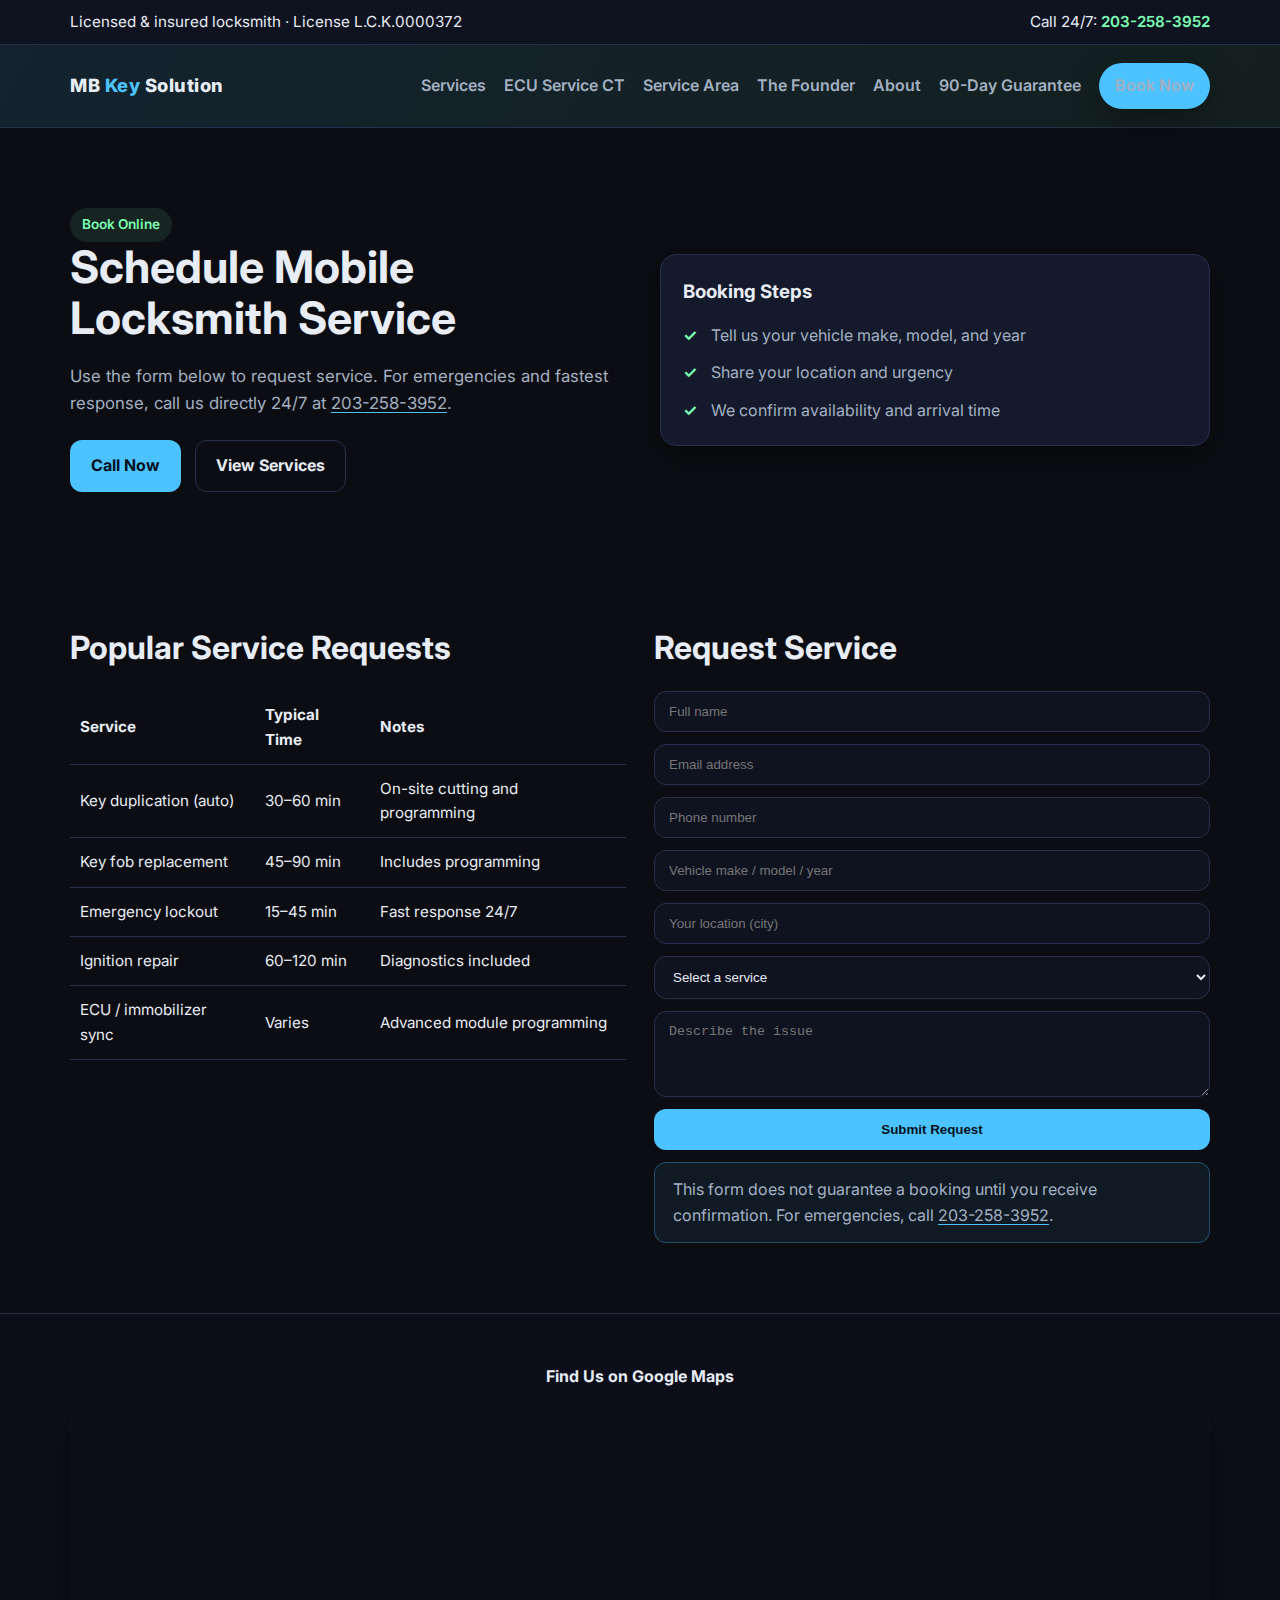
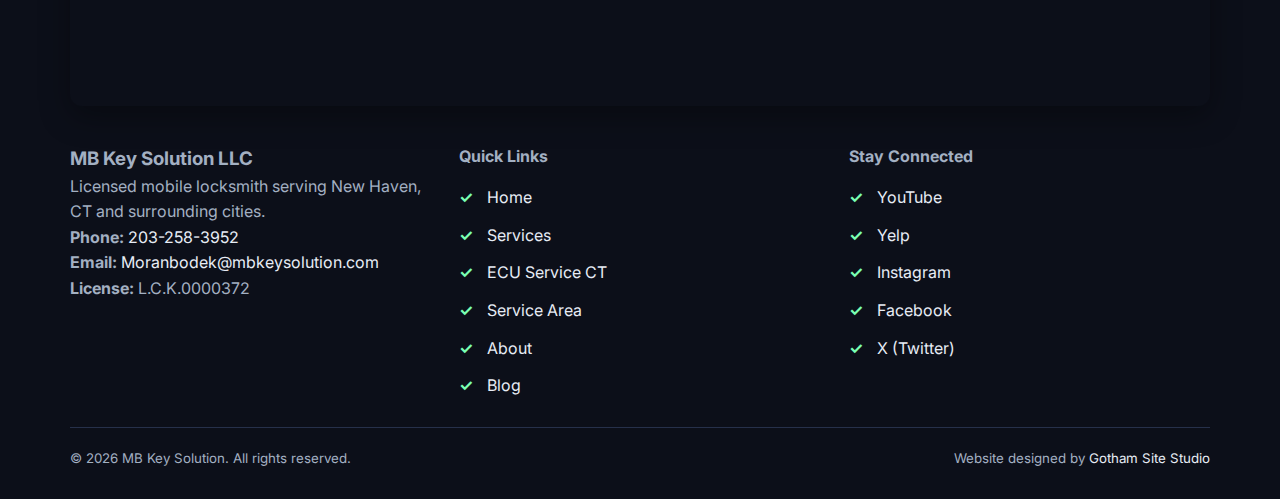
<file: book-online.html>
<!DOCTYPE html>
<html lang="en">
<head>
  <meta charset="UTF-8" />
  <meta name="viewport" content="width=device-width, initial-scale=1" />
  <title>Book Online | MB Key Solution</title>
  <meta name="description" content="Request mobile locksmith service with MB Key Solution. Fast scheduling for key duplication, key fob replacement, lockouts, ignition repair, and ECU services in New Haven, CT." />
  <link rel="canonical" href="https://www.mbkeysolution.com/book-online" />
  <meta property="og:title" content="Book Online | MB Key Solution" />
  <meta property="og:description" content="Schedule mobile locksmith services in New Haven, CT. Call 203-258-3952 for fastest response." />
  <meta property="og:type" content="website" />
  <meta property="og:url" content="https://www.mbkeysolution.com/book-online" />
  <link rel="preconnect" href="https://fonts.googleapis.com" />
  <link rel="preconnect" href="https://fonts.gstatic.com" crossorigin />
  <link href="https://fonts.googleapis.com/css2?family=Inter:wght@400;600;700;800&display=swap" rel="stylesheet" />
  <link rel="stylesheet" href="assets/css/styles.css" />
</head>
<body>
  <a class="skip-link" href="#main">Skip to main content</a>
  <div class="topbar">
    <div class="container">
      <div>Licensed & insured locksmith · License L.C.K.0000372</div>
      <div>Call 24/7: <a href="tel:+12032583952">203-258-3952</a></div>
    </div>
  </div>

  <header class="header">
    <div class="container nav">
      <a class="logo" href="index.html">MB <span>Key</span> Solution</a>
      <button class="nav-toggle" aria-label="Toggle navigation">Menu</button>
      <nav class="nav-links" aria-label="Primary">
        <a href="services.html">Services</a>
        <a href="ecu-service.html">ECU Service CT</a>
        <a href="service-area.html">Service Area</a>
        <a href="founder.html">The Founder</a>
        <a href="about.html">About</a>
        <a href="guarantee.html">90-Day Guarantee</a>
        <a href="book-online.html" class="nav-cta">Book Now</a>
      </nav>
    </div>
  </header>

  <main id="main">
    <section class="hero">
      <div class="container hero-grid">
        <div>
          <span class="tag">Book Online</span>
          <h1>Schedule Mobile Locksmith Service</h1>
          <p>Use the form below to request service. For emergencies and fastest response, call us directly 24/7 at <a href="tel:+12032583952">203-258-3952</a>.</p>
          <div class="hero-actions">
            <a class="button primary" href="tel:+12032583952">Call Now</a>
            <a class="button secondary" href="services.html">View Services</a>
          </div>
        </div>
        <div class="card">
          <h3>Booking Steps</h3>
          <ul class="list">
            <li>Tell us your vehicle make, model, and year</li>
            <li>Share your location and urgency</li>
            <li>We confirm availability and arrival time</li>
          </ul>
        </div>
      </div>
    </section>

    <section class="section">
      <div class="container split">
        <div>
          <h2>Popular Service Requests</h2>
          <table class="table">
            <thead>
              <tr>
                <th>Service</th>
                <th>Typical Time</th>
                <th>Notes</th>
              </tr>
            </thead>
            <tbody>
              <tr>
                <td>Key duplication (auto)</td>
                <td>30–60 min</td>
                <td>On-site cutting and programming</td>
              </tr>
              <tr>
                <td>Key fob replacement</td>
                <td>45–90 min</td>
                <td>Includes programming</td>
              </tr>
              <tr>
                <td>Emergency lockout</td>
                <td>15–45 min</td>
                <td>Fast response 24/7</td>
              </tr>
              <tr>
                <td>Ignition repair</td>
                <td>60–120 min</td>
                <td>Diagnostics included</td>
              </tr>
              <tr>
                <td>ECU / immobilizer sync</td>
                <td>Varies</td>
                <td>Advanced module programming</td>
              </tr>
            </tbody>
          </table>
        </div>
        <div>
          <h2>Request Service</h2>
          <form class="form">
            <input type="text" name="name" placeholder="Full name" required />
            <input type="email" name="email" placeholder="Email address" required />
            <input type="tel" name="phone" placeholder="Phone number" required />
            <input type="text" name="vehicle" placeholder="Vehicle make / model / year" />
            <input type="text" name="location" placeholder="Your location (city)" />
            <select name="service" required>
              <option value="">Select a service</option>
              <option>Car key replacement</option>
              <option>Transponder programming</option>
              <option>Key fob repair/replacement</option>
              <option>Emergency lockout</option>
              <option>Ignition repair</option>
              <option>ECU / immobilizer service</option>
            </select>
            <textarea name="message" rows="4" placeholder="Describe the issue"></textarea>
            <button class="button primary" type="submit">Submit Request</button>
          </form>
          <p class="notice" style="margin-top:12px;">This form does not guarantee a booking until you receive confirmation. For emergencies, call <a href="tel:+12032583952">203-258-3952</a>.</p>
        </div>
      </div>
    </section>
  </main>

  <footer class="footer" role="contentinfo">
    <div class="container">
      <div class="footer-map">
        <h4>Find Us on Google Maps</h4>
        <iframe src="https://www.google.com/maps/embed?pb=!1m18!1m12!1m3!1d790231.5257881163!2d-73.78722899331697!3d41.307005034338395!2m3!1f0!2f0!3f0!3m2!1i1024!2i768!4f13.1!3m3!1m2!1s0x67895e48a1e5ba87%3A0x187d196b02911b34!2sMb%20key%20solution!5e1!3m2!1sen!2sus!4v1770252816146!5m2!1sen!2sus" width="100%" height="300" style="border:0; border-radius: 12px;" allowfullscreen="" loading="lazy" referrerpolicy="no-referrer-when-downgrade" title="MB Key Solution location on Google Maps"></iframe>
      </div>
      <div class="footer-grid">
        <div>
          <h3>MB Key Solution LLC</h3>
          <p>Licensed mobile locksmith serving New Haven, CT and surrounding cities.</p>
          <address>
            <p><strong>Phone:</strong> <a href="tel:+12032583952" aria-label="Call MB Key Solution">203-258-3952</a><br />
            <strong>Email:</strong> <a href="mailto:Moranbodek@mbkeysolution.com" aria-label="Email MB Key Solution">Moranbodek@mbkeysolution.com</a></p>
          </address>
          <p><strong>License:</strong> L.C.K.0000372</p>
        </div>
        <nav aria-label="Quick links navigation">
          <h4>Quick Links</h4>
          <ul class="list">
            <li><a href="index.html">Home</a></li>
            <li><a href="services.html">Services</a></li>
            <li><a href="ecu-service.html">ECU Service CT</a></li>
            <li><a href="service-area.html">Service Area</a></li>
            <li><a href="about.html">About</a></li>
            <li><a href="blog/index.html">Blog</a></li>
          </ul>
        </nav>
        <div>
          <h4>Stay Connected</h4>
          <ul class="list social-links" aria-label="Social media links">
            <li><a href="https://www.youtube.com/@MBkeysolutionLLC" target="_blank" rel="noopener noreferrer" aria-label="Visit our YouTube channel">YouTube</a></li>
            <li><a href="https://yelp.to/q4MZV_PFwb" target="_blank" rel="noopener noreferrer" aria-label="Read our Yelp reviews">Yelp</a></li>
            <li><a href="https://www.instagram.com/mbkeysolution/" target="_blank" rel="noopener noreferrer" aria-label="Follow us on Instagram">Instagram</a></li>
            <li><a href="https://www.facebook.com/share/186bwQYWv3/" target="_blank" rel="noopener noreferrer" aria-label="Like us on Facebook">Facebook</a></li>
            <li><a href="https://x.com/mbkeysolution" target="_blank" rel="noopener noreferrer" aria-label="Follow us on X">X (Twitter)</a></li>
          </ul>
        </div>
      </div>
      <div class="footer-bottom">
        <small>© 2026 MB Key Solution. All rights reserved.</small>
        <small>Website designed by <a href="https://gothamsitestudio.com/" target="_blank" rel="noopener noreferrer">Gotham Site Studio</a></small>
      </div>
    </div>
  </footer>

  <script src="assets/js/main.js"></script>
</body>
</html>
</file>
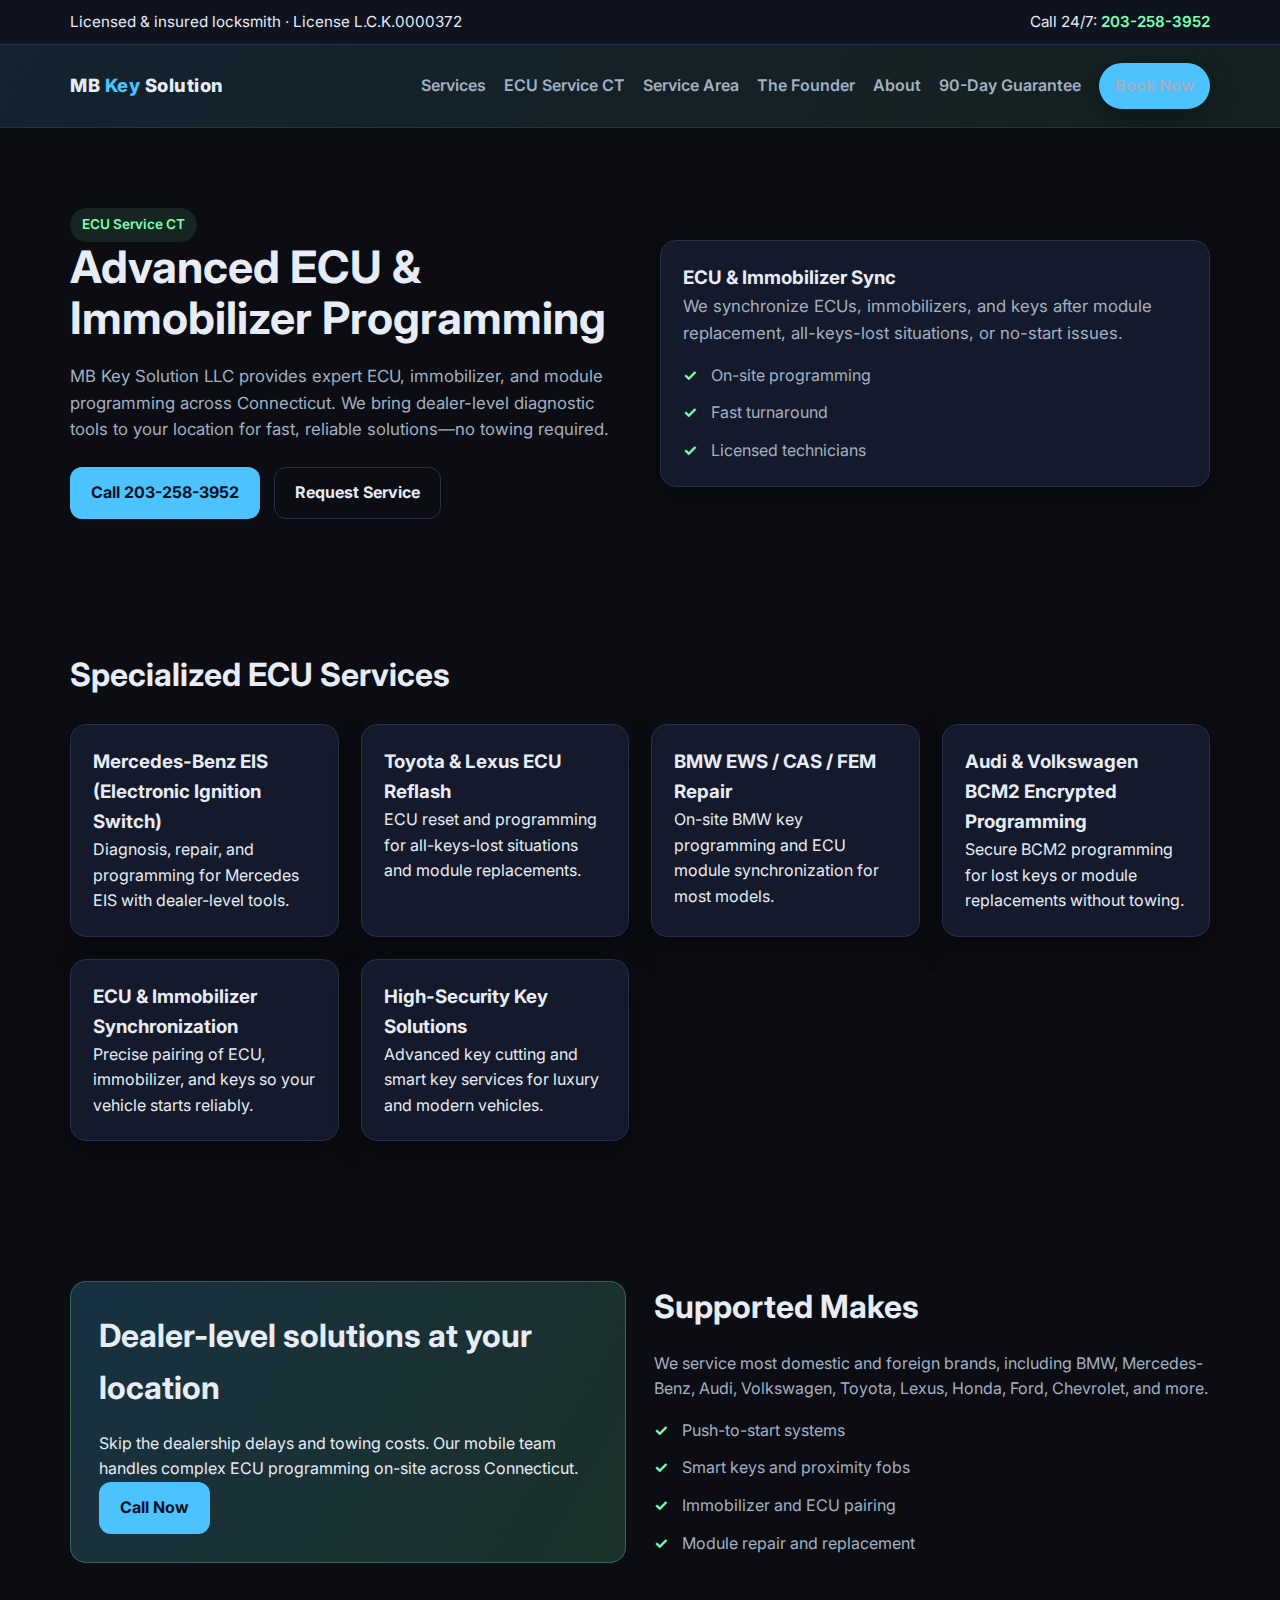
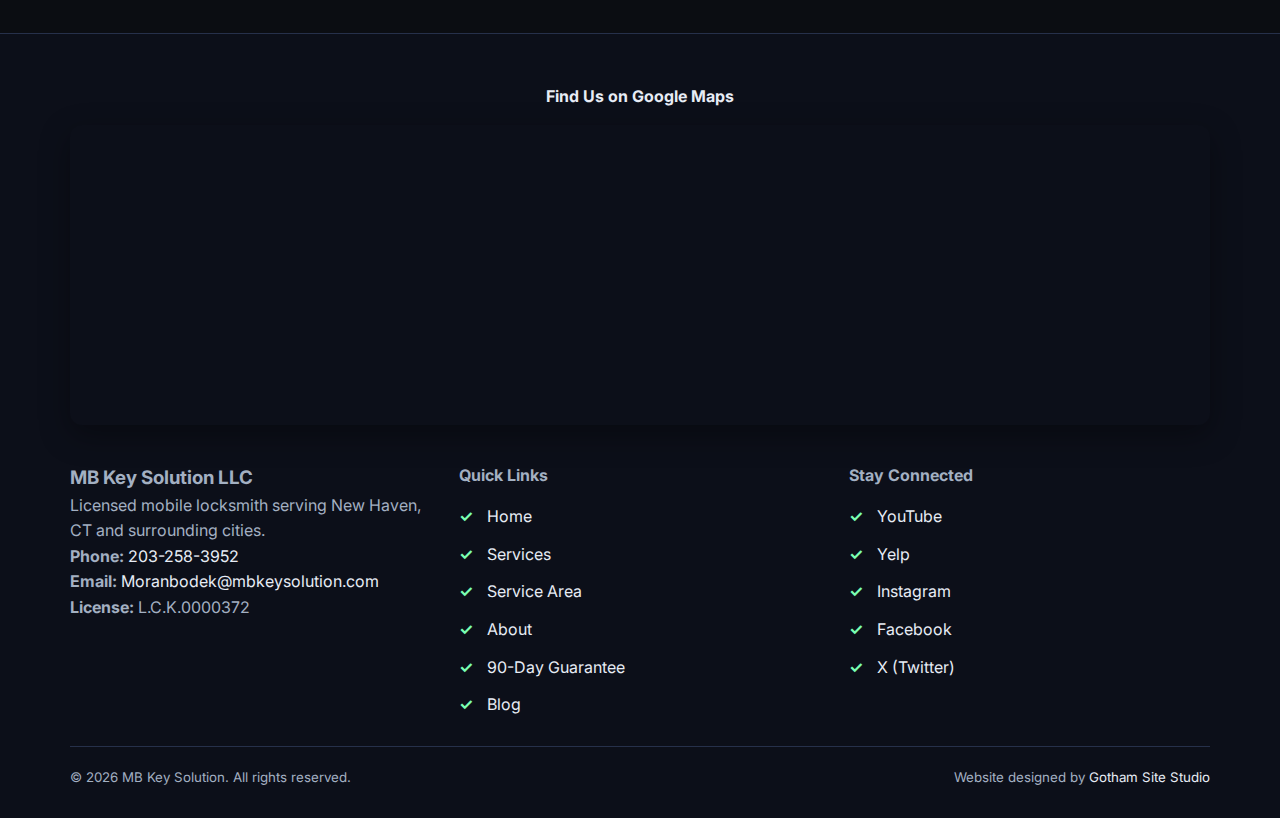
<file: ecu-service.html>
<!DOCTYPE html>
<html lang="en">
<head>
  <meta charset="UTF-8" />
  <meta name="viewport" content="width=device-width, initial-scale=1" />
  <title>ECU & Immobilizer Services CT | MB Key Solution</title>
  <meta name="description" content="Advanced ECU, immobilizer, and key programming services across Connecticut. Mercedes EIS, BMW CAS/EWS/FEM, Audi/VW BCM2, Toyota/Lexus reflash, and more." />
  <link rel="canonical" href="https://www.mbkeysolution.com/s-projects-side-by-side" />
  <meta property="og:title" content="ECU & Immobilizer Services CT | MB Key Solution" />
  <meta property="og:description" content="Dealer-level ECU, immobilizer, and key programming solutions delivered on-site in Connecticut." />
  <meta property="og:type" content="website" />
  <meta property="og:url" content="https://www.mbkeysolution.com/s-projects-side-by-side" />
  <link rel="preconnect" href="https://fonts.googleapis.com" />
  <link rel="preconnect" href="https://fonts.gstatic.com" crossorigin />
  <link href="https://fonts.googleapis.com/css2?family=Inter:wght@400;600;700;800&display=swap" rel="stylesheet" />
  <link rel="stylesheet" href="assets/css/styles.css" />
</head>
<body>
  <a class="skip-link" href="#main">Skip to main content</a>
  <div class="topbar">
    <div class="container">
      <div>Licensed & insured locksmith · License L.C.K.0000372</div>
      <div>Call 24/7: <a href="tel:+12032583952">203-258-3952</a></div>
    </div>
  </div>

  <header class="header">
    <div class="container nav">
      <a class="logo" href="index.html">MB <span>Key</span> Solution</a>
      <button class="nav-toggle" aria-label="Toggle navigation">Menu</button>
      <nav class="nav-links" aria-label="Primary">
        <a href="services.html">Services</a>
        <a href="ecu-service.html">ECU Service CT</a>
        <a href="service-area.html">Service Area</a>
        <a href="founder.html">The Founder</a>
        <a href="about.html">About</a>
        <a href="guarantee.html">90-Day Guarantee</a>
        <a href="book-online.html" class="nav-cta">Book Now</a>
      </nav>
    </div>
  </header>

  <main id="main">
    <section class="hero">
      <div class="container hero-grid">
        <div>
          <span class="tag">ECU Service CT</span>
          <h1>Advanced ECU & Immobilizer Programming</h1>
          <p>MB Key Solution LLC provides expert ECU, immobilizer, and module programming across Connecticut. We bring dealer-level diagnostic tools to your location for fast, reliable solutions—no towing required.</p>
          <div class="hero-actions">
            <a class="button primary" href="tel:+12032583952">Call 203-258-3952</a>
            <a class="button secondary" href="book-online.html">Request Service</a>
          </div>
        </div>
        <div class="card">
          <h3>ECU & Immobilizer Sync</h3>
          <p>We synchronize ECUs, immobilizers, and keys after module replacement, all-keys-lost situations, or no-start issues.</p>
          <ul class="list">
            <li>On-site programming</li>
            <li>Fast turnaround</li>
            <li>Licensed technicians</li>
          </ul>
        </div>
      </div>
    </section>

    <section class="section">
      <div class="container">
        <h2>Specialized ECU Services</h2>
        <div class="grid-3">
          <div class="card">
            <h3>Mercedes-Benz EIS (Electronic Ignition Switch)</h3>
            <p>Diagnosis, repair, and programming for Mercedes EIS with dealer-level tools.</p>
          </div>
          <div class="card">
            <h3>Toyota & Lexus ECU Reflash</h3>
            <p>ECU reset and programming for all-keys-lost situations and module replacements.</p>
          </div>
          <div class="card">
            <h3>BMW EWS / CAS / FEM Repair</h3>
            <p>On-site BMW key programming and ECU module synchronization for most models.</p>
          </div>
          <div class="card">
            <h3>Audi & Volkswagen BCM2 Encrypted Programming</h3>
            <p>Secure BCM2 programming for lost keys or module replacements without towing.</p>
          </div>
          <div class="card">
            <h3>ECU & Immobilizer Synchronization</h3>
            <p>Precise pairing of ECU, immobilizer, and keys so your vehicle starts reliably.</p>
          </div>
          <div class="card">
            <h3>High-Security Key Solutions</h3>
            <p>Advanced key cutting and smart key services for luxury and modern vehicles.</p>
          </div>
        </div>
      </div>
    </section>

    <section class="section">
      <div class="container split">
        <div class="callout">
          <h2>Dealer-level solutions at your location</h2>
          <p>Skip the dealership delays and towing costs. Our mobile team handles complex ECU programming on-site across Connecticut.</p>
          <a class="button primary" href="tel:+12032583952">Call Now</a>
        </div>
        <div>
          <h2>Supported Makes</h2>
          <p class="lead">We service most domestic and foreign brands, including BMW, Mercedes-Benz, Audi, Volkswagen, Toyota, Lexus, Honda, Ford, Chevrolet, and more.</p>
          <ul class="list">
            <li>Push-to-start systems</li>
            <li>Smart keys and proximity fobs</li>
            <li>Immobilizer and ECU pairing</li>
            <li>Module repair and replacement</li>
          </ul>
        </div>
      </div>
    </section>
  </main>

  <footer class="footer" role="contentinfo">
    <div class="container">
      <div class="footer-map">
        <h4>Find Us on Google Maps</h4>
        <iframe src="https://www.google.com/maps/embed?pb=!1m18!1m12!1m3!1d790231.5257881163!2d-73.78722899331697!3d41.307005034338395!2m3!1f0!2f0!3f0!3m2!1i1024!2i768!4f13.1!3m3!1m2!1s0x67895e48a1e5ba87%3A0x187d196b02911b34!2sMb%20key%20solution!5e1!3m2!1sen!2sus!4v1770252816146!5m2!1sen!2sus" width="100%" height="300" style="border:0; border-radius: 12px;" allowfullscreen="" loading="lazy" referrerpolicy="no-referrer-when-downgrade" title="MB Key Solution location on Google Maps"></iframe>
      </div>
      <div class="footer-grid">
        <div>
          <h3>MB Key Solution LLC</h3>
          <p>Licensed mobile locksmith serving New Haven, CT and surrounding cities.</p>
          <address>
            <p><strong>Phone:</strong> <a href="tel:+12032583952" aria-label="Call MB Key Solution">203-258-3952</a><br />
            <strong>Email:</strong> <a href="mailto:Moranbodek@mbkeysolution.com" aria-label="Email MB Key Solution">Moranbodek@mbkeysolution.com</a></p>
          </address>
          <p><strong>License:</strong> L.C.K.0000372</p>
        </div>
        <nav aria-label="Quick links navigation">
          <h4>Quick Links</h4>
          <ul class="list">
            <li><a href="index.html">Home</a></li>
            <li><a href="services.html">Services</a></li>
            <li><a href="service-area.html">Service Area</a></li>
            <li><a href="about.html">About</a></li>
            <li><a href="guarantee.html">90-Day Guarantee</a></li>
            <li><a href="blog/index.html">Blog</a></li>
          </ul>
        </nav>
        <div>
          <h4>Stay Connected</h4>
          <ul class="list social-links" aria-label="Social media links">
            <li><a href="https://www.youtube.com/@MBkeysolutionLLC" target="_blank" rel="noopener noreferrer" aria-label="Visit our YouTube channel">YouTube</a></li>
            <li><a href="https://yelp.to/q4MZV_PFwb" target="_blank" rel="noopener noreferrer" aria-label="Read our Yelp reviews">Yelp</a></li>
            <li><a href="https://www.instagram.com/mbkeysolution/" target="_blank" rel="noopener noreferrer" aria-label="Follow us on Instagram">Instagram</a></li>
            <li><a href="https://www.facebook.com/share/186bwQYWv3/" target="_blank" rel="noopener noreferrer" aria-label="Like us on Facebook">Facebook</a></li>
            <li><a href="https://x.com/mbkeysolution" target="_blank" rel="noopener noreferrer" aria-label="Follow us on X">X (Twitter)</a></li>
          </ul>
        </div>
      </div>
      <div class="footer-bottom">
        <small>© 2026 MB Key Solution. All rights reserved.</small>
        <small>Website designed by <a href="https://gothamsitestudio.com/" target="_blank" rel="noopener noreferrer">Gotham Site Studio</a></small>
      </div>
    </div>
  </footer>

  <script src="assets/js/main.js"></script>
</body>
</html>
</file>
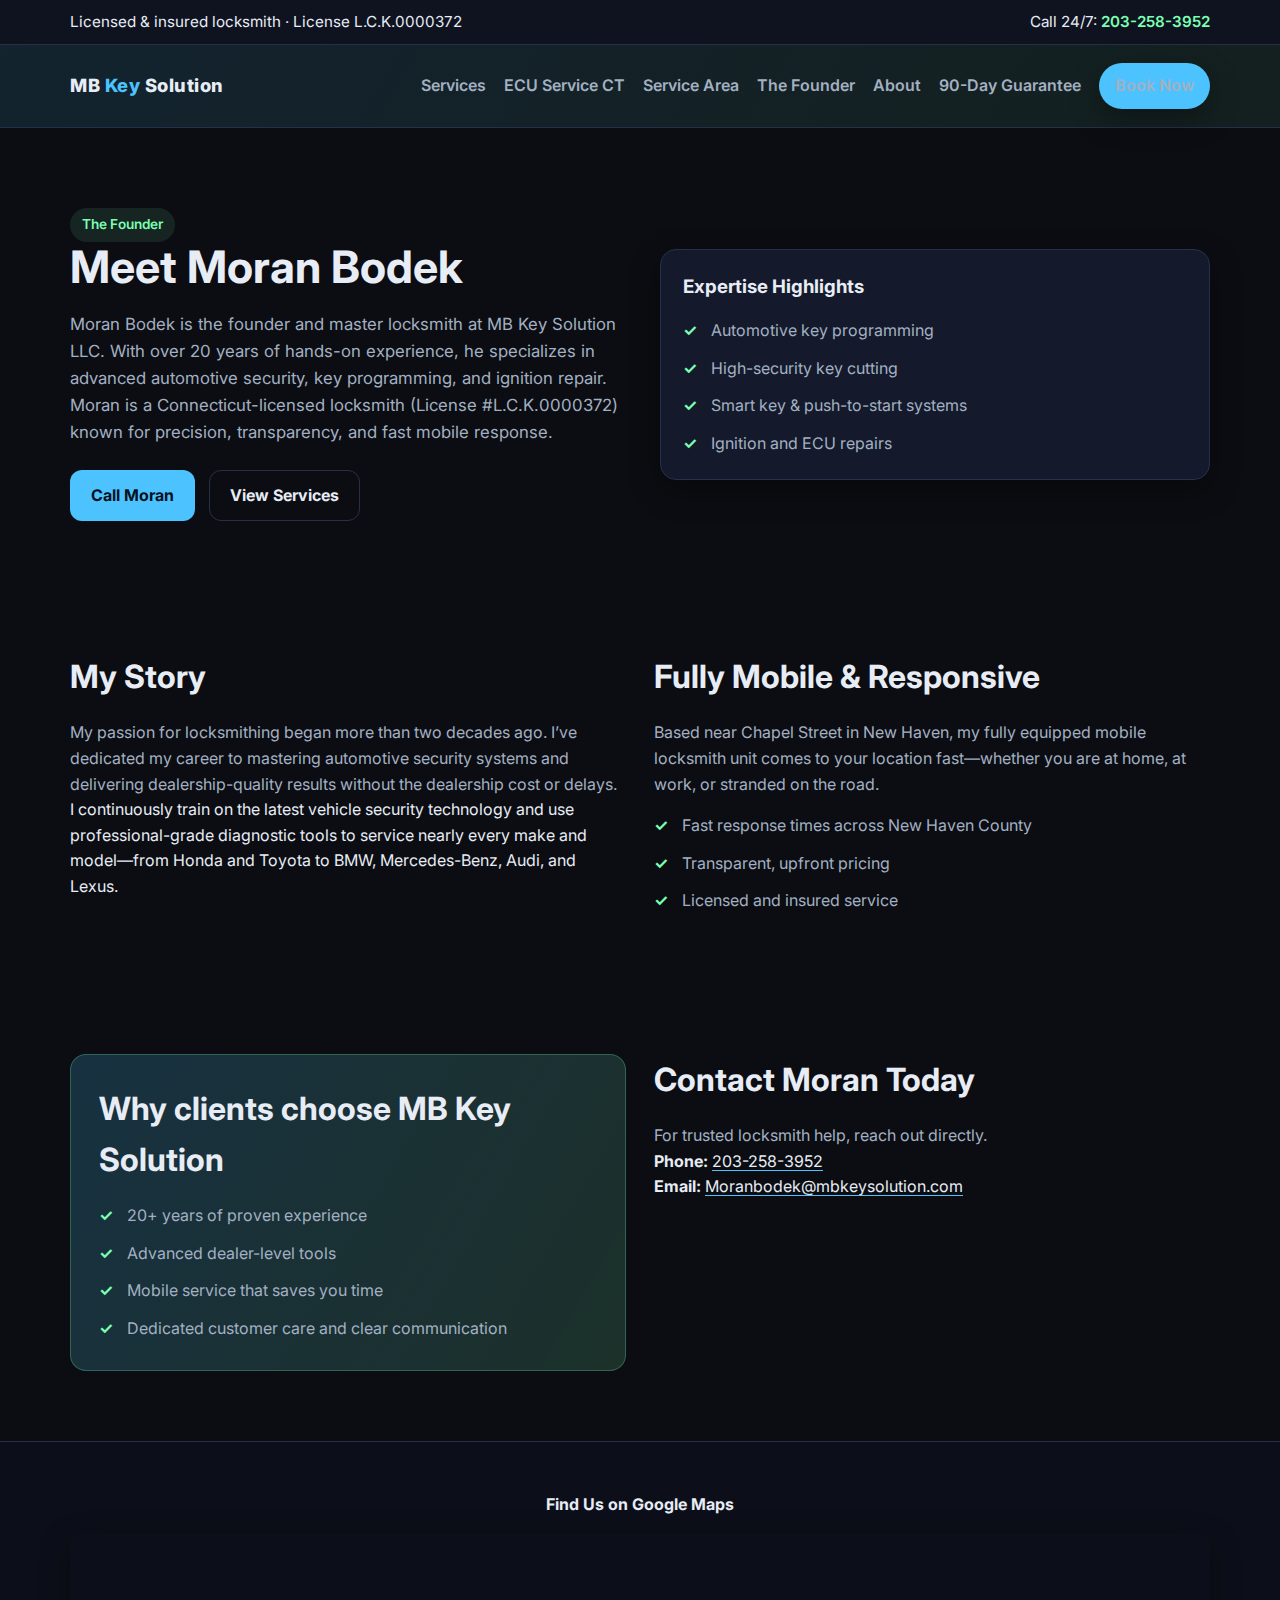
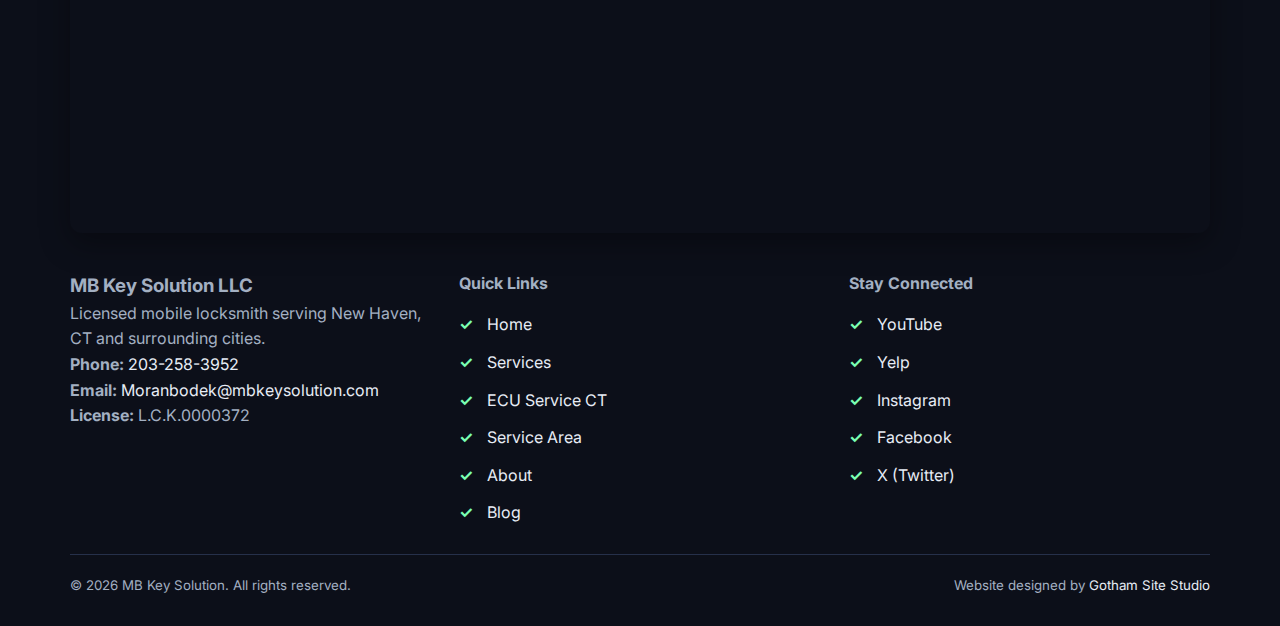
<file: founder.html>
<!DOCTYPE html>
<html lang="en">
<head>
  <meta charset="UTF-8" />
  <meta name="viewport" content="width=device-width, initial-scale=1" />
  <title>The Founder | MB Key Solution</title>
  <meta name="description" content="Meet Moran Bodek, founder of MB Key Solution. Connecticut-licensed locksmith with 20+ years of experience in automotive security, key programming, and mobile locksmith services." />
  <link rel="canonical" href="https://www.mbkeysolution.com/hello" />
  <meta property="og:title" content="The Founder | MB Key Solution" />
  <meta property="og:description" content="Moran Bodek — trusted automotive locksmith with 20+ years of experience." />
  <meta property="og:type" content="website" />
  <meta property="og:url" content="https://www.mbkeysolution.com/hello" />
  <link rel="preconnect" href="https://fonts.googleapis.com" />
  <link rel="preconnect" href="https://fonts.gstatic.com" crossorigin />
  <link href="https://fonts.googleapis.com/css2?family=Inter:wght@400;600;700;800&display=swap" rel="stylesheet" />
  <link rel="stylesheet" href="assets/css/styles.css" />
</head>
<body>
  <a class="skip-link" href="#main">Skip to main content</a>
  <div class="topbar">
    <div class="container">
      <div>Licensed & insured locksmith · License L.C.K.0000372</div>
      <div>Call 24/7: <a href="tel:+12032583952">203-258-3952</a></div>
    </div>
  </div>

  <header class="header">
    <div class="container nav">
      <a class="logo" href="index.html">MB <span>Key</span> Solution</a>
      <button class="nav-toggle" aria-label="Toggle navigation">Menu</button>
      <nav class="nav-links" aria-label="Primary">
        <a href="services.html">Services</a>
        <a href="ecu-service.html">ECU Service CT</a>
        <a href="service-area.html">Service Area</a>
        <a href="founder.html">The Founder</a>
        <a href="about.html">About</a>
        <a href="guarantee.html">90-Day Guarantee</a>
        <a href="book-online.html" class="nav-cta">Book Now</a>
      </nav>
    </div>
  </header>

  <main id="main">
    <section class="hero">
      <div class="container hero-grid">
        <div>
          <span class="tag">The Founder</span>
          <h1>Meet Moran Bodek</h1>
          <p>Moran Bodek is the founder and master locksmith at MB Key Solution LLC. With over 20 years of hands-on experience, he specializes in advanced automotive security, key programming, and ignition repair. Moran is a Connecticut-licensed locksmith (License #L.C.K.0000372) known for precision, transparency, and fast mobile response.</p>
          <div class="hero-actions">
            <a class="button primary" href="tel:+12032583952">Call Moran</a>
            <a class="button secondary" href="services.html">View Services</a>
          </div>
        </div>
        <div class="card">
          <h3>Expertise Highlights</h3>
          <ul class="list">
            <li>Automotive key programming</li>
            <li>High-security key cutting</li>
            <li>Smart key & push-to-start systems</li>
            <li>Ignition and ECU repairs</li>
          </ul>
        </div>
      </div>
    </section>

    <section class="section">
      <div class="container split">
        <div>
          <h2>My Story</h2>
          <p class="lead">My passion for locksmithing began more than two decades ago. I’ve dedicated my career to mastering automotive security systems and delivering dealership-quality results without the dealership cost or delays.</p>
          <p>I continuously train on the latest vehicle security technology and use professional-grade diagnostic tools to service nearly every make and model—from Honda and Toyota to BMW, Mercedes-Benz, Audi, and Lexus.</p>
        </div>
        <div>
          <h2>Fully Mobile & Responsive</h2>
          <p class="lead">Based near Chapel Street in New Haven, my fully equipped mobile locksmith unit comes to your location fast—whether you are at home, at work, or stranded on the road.</p>
          <ul class="list">
            <li>Fast response times across New Haven County</li>
            <li>Transparent, upfront pricing</li>
            <li>Licensed and insured service</li>
          </ul>
        </div>
      </div>
    </section>

    <section class="section">
      <div class="container split">
        <div class="callout">
          <h2>Why clients choose MB Key Solution</h2>
          <ul class="list">
            <li>20+ years of proven experience</li>
            <li>Advanced dealer-level tools</li>
            <li>Mobile service that saves you time</li>
            <li>Dedicated customer care and clear communication</li>
          </ul>
        </div>
        <div>
          <h2>Contact Moran Today</h2>
          <p class="lead">For trusted locksmith help, reach out directly.</p>
          <p><strong>Phone:</strong> <a href="tel:+12032583952">203-258-3952</a><br />
          <strong>Email:</strong> <a href="mailto:Moranbodek@mbkeysolution.com">Moranbodek@mbkeysolution.com</a></p>
        </div>
      </div>
    </section>
  </main>

  <footer class="footer" role="contentinfo">
    <div class="container">
      <div class="footer-map">
        <h4>Find Us on Google Maps</h4>
        <iframe src="https://www.google.com/maps/embed?pb=!1m18!1m12!1m3!1d790231.5257881163!2d-73.78722899331697!3d41.307005034338395!2m3!1f0!2f0!3f0!3m2!1i1024!2i768!4f13.1!3m3!1m2!1s0x67895e48a1e5ba87%3A0x187d196b02911b34!2sMb%20key%20solution!5e1!3m2!1sen!2sus!4v1770252816146!5m2!1sen!2sus" width="100%" height="300" style="border:0; border-radius: 12px;" allowfullscreen="" loading="lazy" referrerpolicy="no-referrer-when-downgrade" title="MB Key Solution location on Google Maps"></iframe>
      </div>
      <div class="footer-grid">
        <div>
          <h3>MB Key Solution LLC</h3>
          <p>Licensed mobile locksmith serving New Haven, CT and surrounding cities.</p>
          <address>
            <p><strong>Phone:</strong> <a href="tel:+12032583952" aria-label="Call MB Key Solution">203-258-3952</a><br />
            <strong>Email:</strong> <a href="mailto:Moranbodek@mbkeysolution.com" aria-label="Email MB Key Solution">Moranbodek@mbkeysolution.com</a></p>
          </address>
          <p><strong>License:</strong> L.C.K.0000372</p>
        </div>
        <nav aria-label="Quick links navigation">
          <h4>Quick Links</h4>
          <ul class="list">
            <li><a href="index.html">Home</a></li>
            <li><a href="services.html">Services</a></li>
            <li><a href="ecu-service.html">ECU Service CT</a></li>
            <li><a href="service-area.html">Service Area</a></li>
            <li><a href="about.html">About</a></li>
            <li><a href="blog/index.html">Blog</a></li>
          </ul>
        </nav>
        <div>
          <h4>Stay Connected</h4>
          <ul class="list social-links" aria-label="Social media links">
            <li><a href="https://www.youtube.com/@MBkeysolutionLLC" target="_blank" rel="noopener noreferrer" aria-label="Visit our YouTube channel">YouTube</a></li>
            <li><a href="https://yelp.to/q4MZV_PFwb" target="_blank" rel="noopener noreferrer" aria-label="Read our Yelp reviews">Yelp</a></li>
            <li><a href="https://www.instagram.com/mbkeysolution/" target="_blank" rel="noopener noreferrer" aria-label="Follow us on Instagram">Instagram</a></li>
            <li><a href="https://www.facebook.com/share/186bwQYWv3/" target="_blank" rel="noopener noreferrer" aria-label="Like us on Facebook">Facebook</a></li>
            <li><a href="https://x.com/mbkeysolution" target="_blank" rel="noopener noreferrer" aria-label="Follow us on X">X (Twitter)</a></li>
          </ul>
        </div>
      </div>
      <div class="footer-bottom">
        <small>© 2026 MB Key Solution. All rights reserved.</small>
        <small>Website designed by <a href="https://gothamsitestudio.com/" target="_blank" rel="noopener noreferrer">Gotham Site Studio</a></small>
      </div>
    </div>
  </footer>

  <script src="assets/js/main.js"></script>
</body>
</html>
</file>
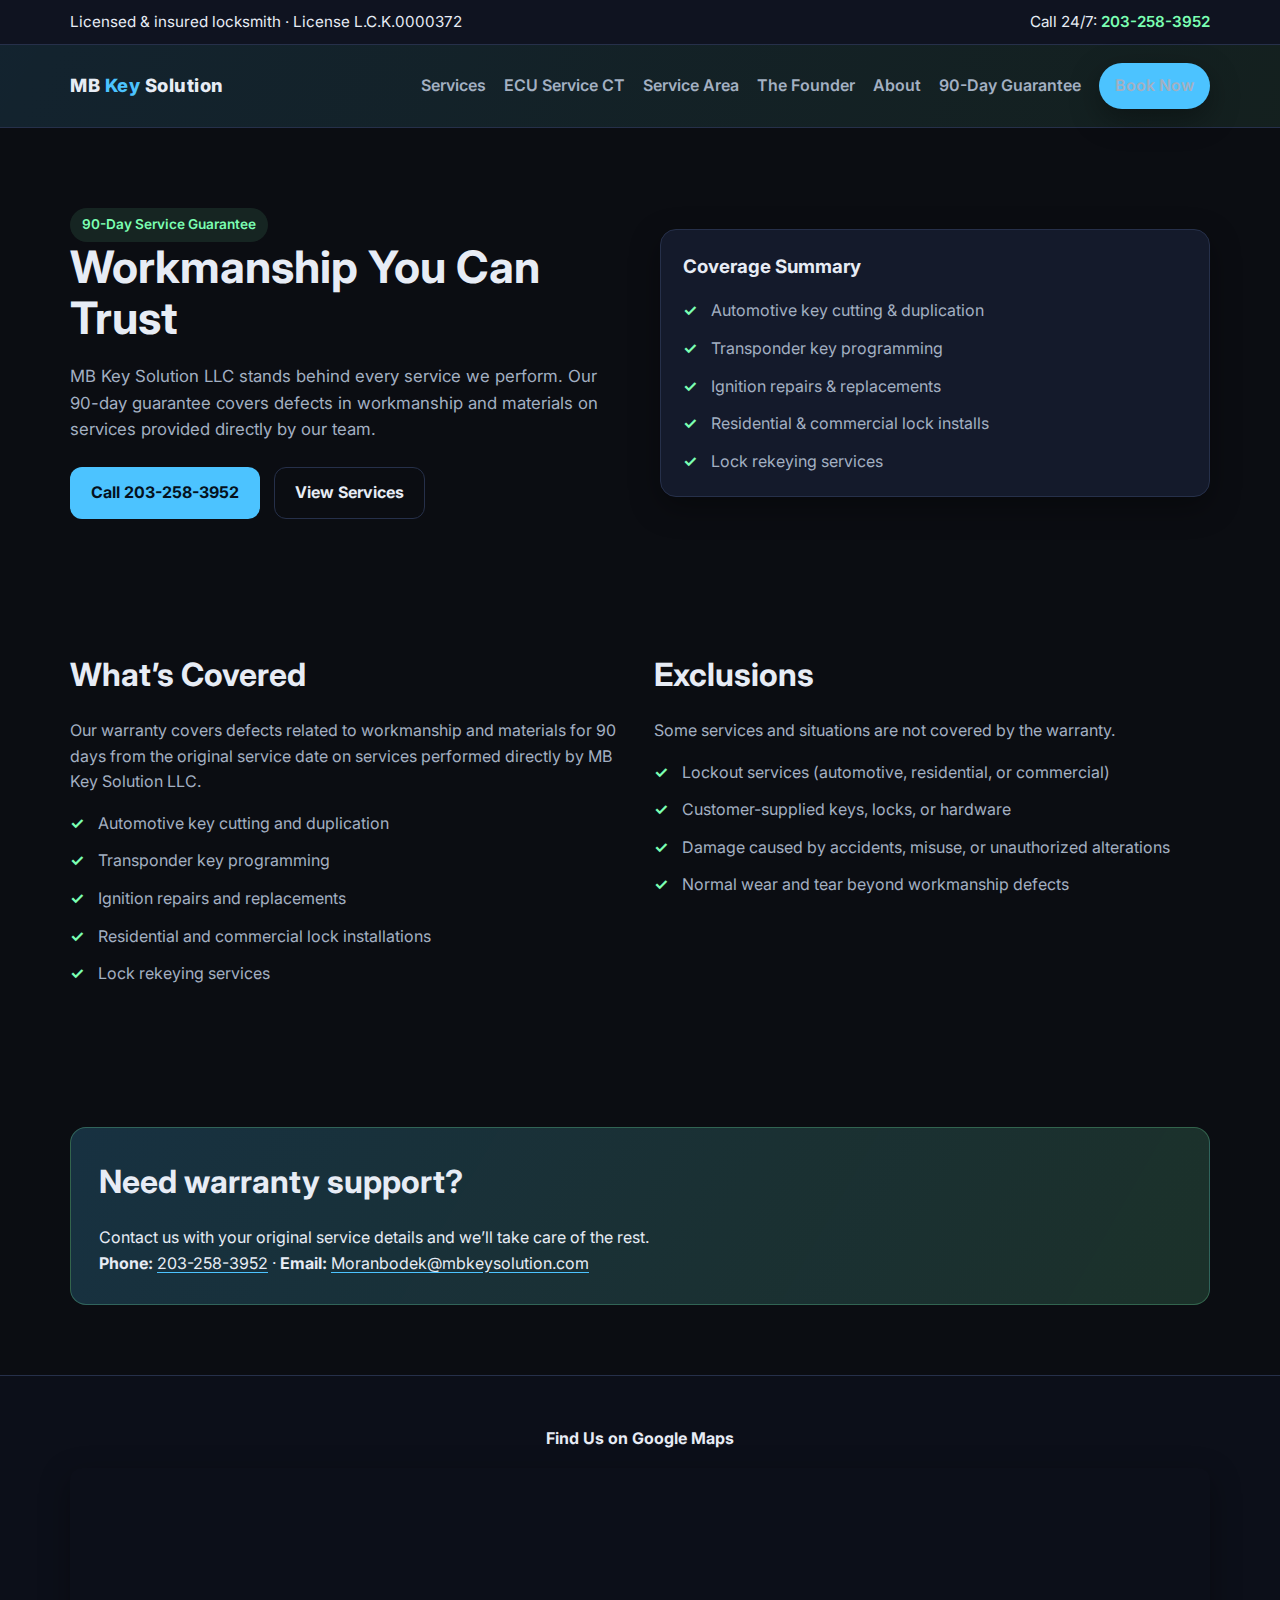
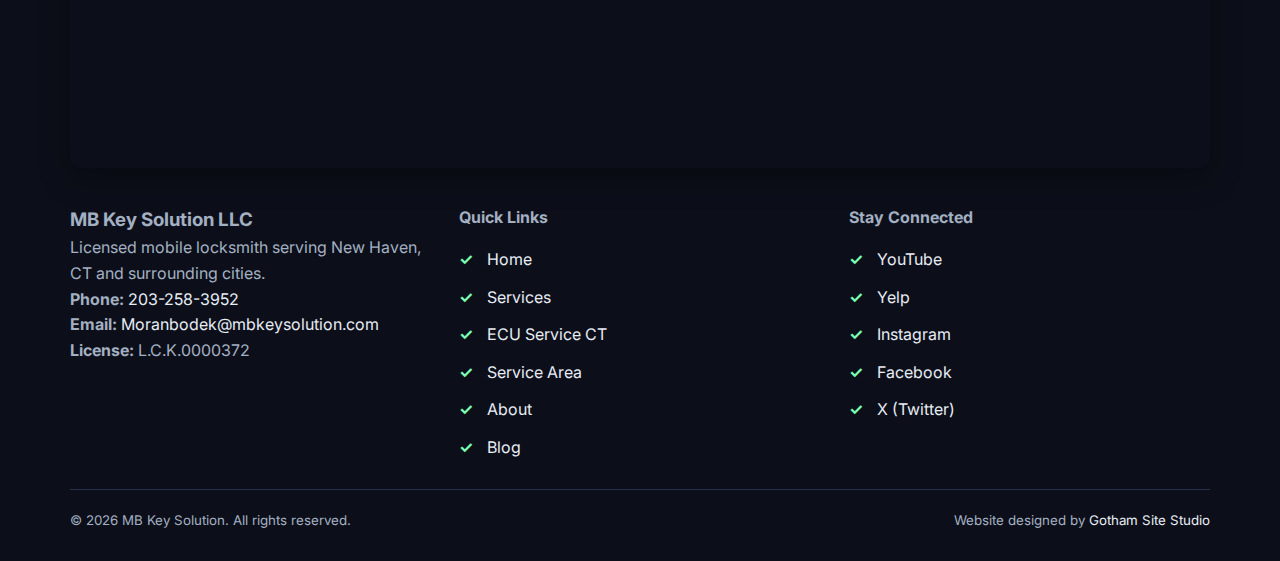
<file: guarantee.html>
<!DOCTYPE html>
<html lang="en">
<head>
  <meta charset="UTF-8" />
  <meta name="viewport" content="width=device-width, initial-scale=1" />
  <title>90-Day Service Guarantee | MB Key Solution</title>
  <meta name="description" content="MB Key Solution stands behind its locksmith work with a 90-day service guarantee on workmanship and materials. View coverage and exclusions." />
  <link rel="canonical" href="https://www.mbkeysolution.com/mb-key-solution-90-day-service-guarante" />
  <meta property="og:title" content="90-Day Service Guarantee | MB Key Solution" />
  <meta property="og:description" content="Warranty coverage for locksmith services performed by MB Key Solution LLC." />
  <meta property="og:type" content="website" />
  <meta property="og:url" content="https://www.mbkeysolution.com/mb-key-solution-90-day-service-guarante" />
  <link rel="preconnect" href="https://fonts.googleapis.com" />
  <link rel="preconnect" href="https://fonts.gstatic.com" crossorigin />
  <link href="https://fonts.googleapis.com/css2?family=Inter:wght@400;600;700;800&display=swap" rel="stylesheet" />
  <link rel="stylesheet" href="assets/css/styles.css" />
</head>
<body>
  <a class="skip-link" href="#main">Skip to main content</a>
  <div class="topbar">
    <div class="container">
      <div>Licensed & insured locksmith · License L.C.K.0000372</div>
      <div>Call 24/7: <a href="tel:+12032583952">203-258-3952</a></div>
    </div>
  </div>

  <header class="header">
    <div class="container nav">
      <a class="logo" href="index.html">MB <span>Key</span> Solution</a>
      <button class="nav-toggle" aria-label="Toggle navigation">Menu</button>
      <nav class="nav-links" aria-label="Primary">
        <a href="services.html">Services</a>
        <a href="ecu-service.html">ECU Service CT</a>
        <a href="service-area.html">Service Area</a>
        <a href="founder.html">The Founder</a>
        <a href="about.html">About</a>
        <a href="guarantee.html">90-Day Guarantee</a>
        <a href="book-online.html" class="nav-cta">Book Now</a>
      </nav>
    </div>
  </header>

  <main id="main">
    <section class="hero">
      <div class="container hero-grid">
        <div>
          <span class="tag">90-Day Service Guarantee</span>
          <h1>Workmanship You Can Trust</h1>
          <p>MB Key Solution LLC stands behind every service we perform. Our 90-day guarantee covers defects in workmanship and materials on services provided directly by our team.</p>
          <div class="hero-actions">
            <a class="button primary" href="tel:+12032583952">Call 203-258-3952</a>
            <a class="button secondary" href="services.html">View Services</a>
          </div>
        </div>
        <div class="card">
          <h3>Coverage Summary</h3>
          <ul class="list">
            <li>Automotive key cutting & duplication</li>
            <li>Transponder key programming</li>
            <li>Ignition repairs & replacements</li>
            <li>Residential & commercial lock installs</li>
            <li>Lock rekeying services</li>
          </ul>
        </div>
      </div>
    </section>

    <section class="section">
      <div class="container split">
        <div>
          <h2>What’s Covered</h2>
          <p class="lead">Our warranty covers defects related to workmanship and materials for 90 days from the original service date on services performed directly by MB Key Solution LLC.</p>
          <ul class="list">
            <li>Automotive key cutting and duplication</li>
            <li>Transponder key programming</li>
            <li>Ignition repairs and replacements</li>
            <li>Residential and commercial lock installations</li>
            <li>Lock rekeying services</li>
          </ul>
        </div>
        <div>
          <h2>Exclusions</h2>
          <p class="lead">Some services and situations are not covered by the warranty.</p>
          <ul class="list">
            <li>Lockout services (automotive, residential, or commercial)</li>
            <li>Customer-supplied keys, locks, or hardware</li>
            <li>Damage caused by accidents, misuse, or unauthorized alterations</li>
            <li>Normal wear and tear beyond workmanship defects</li>
          </ul>
        </div>
      </div>
    </section>

    <section class="section">
      <div class="container callout">
        <h2>Need warranty support?</h2>
        <p>Contact us with your original service details and we’ll take care of the rest.</p>
        <p><strong>Phone:</strong> <a href="tel:+12032583952">203-258-3952</a> · <strong>Email:</strong> <a href="mailto:Moranbodek@mbkeysolution.com">Moranbodek@mbkeysolution.com</a></p>
      </div>
    </section>
  </main>

  <footer class="footer" role="contentinfo">
    <div class="container">
      <div class="footer-map">
        <h4>Find Us on Google Maps</h4>
        <iframe src="https://www.google.com/maps/embed?pb=!1m18!1m12!1m3!1d790231.5257881163!2d-73.78722899331697!3d41.307005034338395!2m3!1f0!2f0!3f0!3m2!1i1024!2i768!4f13.1!3m3!1m2!1s0x67895e48a1e5ba87%3A0x187d196b02911b34!2sMb%20key%20solution!5e1!3m2!1sen!2sus!4v1770252816146!5m2!1sen!2sus" width="100%" height="300" style="border:0; border-radius: 12px;" allowfullscreen="" loading="lazy" referrerpolicy="no-referrer-when-downgrade" title="MB Key Solution location on Google Maps"></iframe>
      </div>
      <div class="footer-grid">
        <div>
          <h3>MB Key Solution LLC</h3>
          <p>Licensed mobile locksmith serving New Haven, CT and surrounding cities.</p>
          <address>
            <p><strong>Phone:</strong> <a href="tel:+12032583952" aria-label="Call MB Key Solution">203-258-3952</a><br />
            <strong>Email:</strong> <a href="mailto:Moranbodek@mbkeysolution.com" aria-label="Email MB Key Solution">Moranbodek@mbkeysolution.com</a></p>
          </address>
          <p><strong>License:</strong> L.C.K.0000372</p>
        </div>
        <nav aria-label="Quick links navigation">
          <h4>Quick Links</h4>
          <ul class="list">
            <li><a href="index.html">Home</a></li>
            <li><a href="services.html">Services</a></li>
            <li><a href="ecu-service.html">ECU Service CT</a></li>
            <li><a href="service-area.html">Service Area</a></li>
            <li><a href="about.html">About</a></li>
            <li><a href="blog/index.html">Blog</a></li>
          </ul>
        </nav>
        <div>
          <h4>Stay Connected</h4>
          <ul class="list social-links" aria-label="Social media links">
            <li><a href="https://www.youtube.com/@MBkeysolutionLLC" target="_blank" rel="noopener noreferrer" aria-label="Visit our YouTube channel">YouTube</a></li>
            <li><a href="https://yelp.to/q4MZV_PFwb" target="_blank" rel="noopener noreferrer" aria-label="Read our Yelp reviews">Yelp</a></li>
            <li><a href="https://www.instagram.com/mbkeysolution/" target="_blank" rel="noopener noreferrer" aria-label="Follow us on Instagram">Instagram</a></li>
            <li><a href="https://www.facebook.com/share/186bwQYWv3/" target="_blank" rel="noopener noreferrer" aria-label="Like us on Facebook">Facebook</a></li>
            <li><a href="https://x.com/mbkeysolution" target="_blank" rel="noopener noreferrer" aria-label="Follow us on X">X (Twitter)</a></li>
          </ul>
        </div>
      </div>
      <div class="footer-bottom">
        <small>© 2026 MB Key Solution. All rights reserved.</small>
        <small>Website designed by <a href="https://gothamsitestudio.com/" target="_blank" rel="noopener noreferrer">Gotham Site Studio</a></small>
      </div>
    </div>
  </footer>

  <script src="assets/js/main.js"></script>
</body>
</html>
</file>
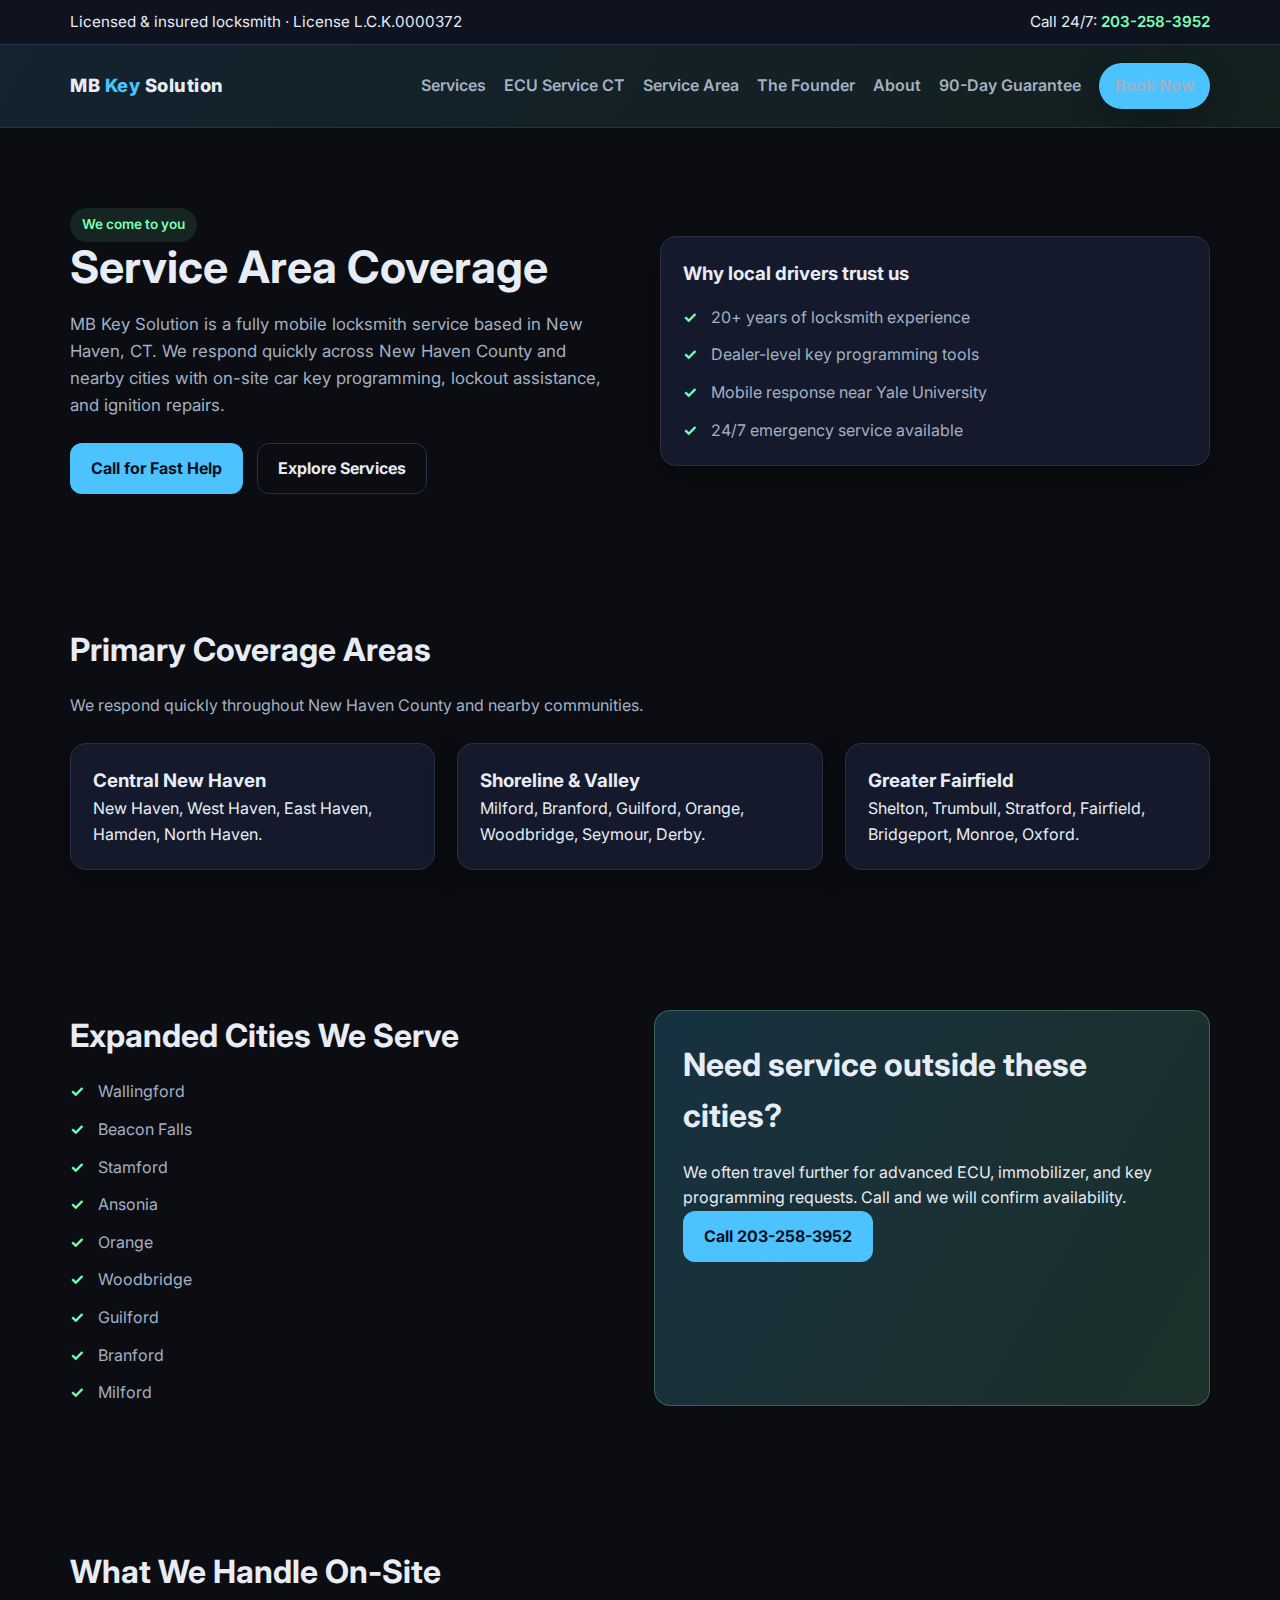
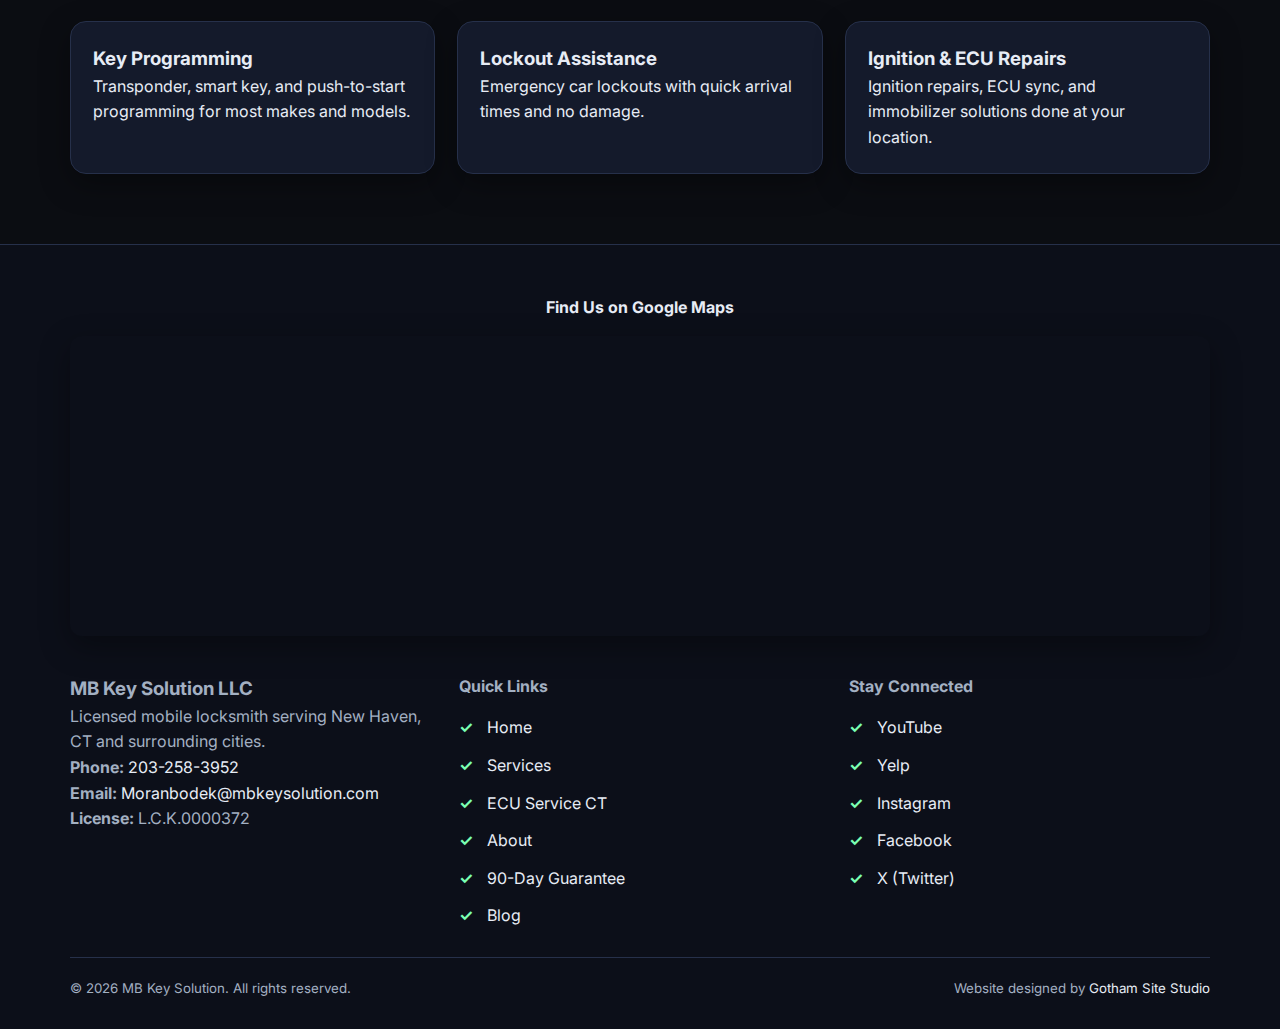
<file: service-area.html>
<!DOCTYPE html>
<html lang="en">
<head>
  <meta charset="UTF-8" />
  <meta name="viewport" content="width=device-width, initial-scale=1" />
  <title>Service Area | MB Key Solution</title>
  <meta name="description" content="MB Key Solution provides mobile locksmith services across New Haven County and nearby cities. Fast response, 24/7 emergency support, and dealer-level key programming." />
  <link rel="canonical" href="https://www.mbkeysolution.com/service-area" />
  <meta property="og:title" content="Service Area | MB Key Solution" />
  <meta property="og:description" content="Mobile locksmith coverage across New Haven County and surrounding CT cities." />
  <meta property="og:type" content="website" />
  <meta property="og:url" content="https://www.mbkeysolution.com/service-area" />
  <link rel="preconnect" href="https://fonts.googleapis.com" />
  <link rel="preconnect" href="https://fonts.gstatic.com" crossorigin />
  <link href="https://fonts.googleapis.com/css2?family=Inter:wght@400;600;700;800&display=swap" rel="stylesheet" />
  <link rel="stylesheet" href="assets/css/styles.css" />
</head>
<body>
  <a class="skip-link" href="#main">Skip to main content</a>
  <div class="topbar">
    <div class="container">
      <div>Licensed & insured locksmith · License L.C.K.0000372</div>
      <div>Call 24/7: <a href="tel:+12032583952">203-258-3952</a></div>
    </div>
  </div>

  <header class="header">
    <div class="container nav">
      <a class="logo" href="index.html">MB <span>Key</span> Solution</a>
      <button class="nav-toggle" aria-label="Toggle navigation">Menu</button>
      <nav class="nav-links" aria-label="Primary">
        <a href="services.html">Services</a>
        <a href="ecu-service.html">ECU Service CT</a>
        <a href="service-area.html">Service Area</a>
        <a href="founder.html">The Founder</a>
        <a href="about.html">About</a>
        <a href="guarantee.html">90-Day Guarantee</a>
        <a href="book-online.html" class="nav-cta">Book Now</a>
      </nav>
    </div>
  </header>

  <main id="main">
    <section class="hero">
      <div class="container hero-grid">
        <div>
          <span class="tag">We come to you</span>
          <h1>Service Area Coverage</h1>
          <p>MB Key Solution is a fully mobile locksmith service based in New Haven, CT. We respond quickly across New Haven County and nearby cities with on-site car key programming, lockout assistance, and ignition repairs.</p>
          <div class="hero-actions">
            <a class="button primary" href="tel:+12032583952">Call for Fast Help</a>
            <a class="button secondary" href="services.html">Explore Services</a>
          </div>
        </div>
        <div class="card">
          <h3>Why local drivers trust us</h3>
          <ul class="list">
            <li>20+ years of locksmith experience</li>
            <li>Dealer-level key programming tools</li>
            <li>Mobile response near Yale University</li>
            <li>24/7 emergency service available</li>
          </ul>
        </div>
      </div>
    </section>

    <section class="section">
      <div class="container">
        <h2>Primary Coverage Areas</h2>
        <p class="lead">We respond quickly throughout New Haven County and nearby communities.</p>
        <div class="grid-3">
          <div class="card">
            <h3>Central New Haven</h3>
            <p>New Haven, West Haven, East Haven, Hamden, North Haven.</p>
          </div>
          <div class="card">
            <h3>Shoreline & Valley</h3>
            <p>Milford, Branford, Guilford, Orange, Woodbridge, Seymour, Derby.</p>
          </div>
          <div class="card">
            <h3>Greater Fairfield</h3>
            <p>Shelton, Trumbull, Stratford, Fairfield, Bridgeport, Monroe, Oxford.</p>
          </div>
        </div>
      </div>
    </section>

    <section class="section">
      <div class="container split">
        <div>
          <h2>Expanded Cities We Serve</h2>
          <ul class="list">
            <li>Wallingford</li>
            <li>Beacon Falls</li>
            <li>Stamford</li>
            <li>Ansonia</li>
            <li>Orange</li>
            <li>Woodbridge</li>
            <li>Guilford</li>
            <li>Branford</li>
            <li>Milford</li>
          </ul>
        </div>
        <div class="callout">
          <h2>Need service outside these cities?</h2>
          <p>We often travel further for advanced ECU, immobilizer, and key programming requests. Call and we will confirm availability.</p>
          <a class="button primary" href="tel:+12032583952">Call 203-258-3952</a>
        </div>
      </div>
    </section>

    <section class="section">
      <div class="container">
        <h2>What We Handle On-Site</h2>
        <div class="grid-3">
          <div class="card">
            <h3>Key Programming</h3>
            <p>Transponder, smart key, and push-to-start programming for most makes and models.</p>
          </div>
          <div class="card">
            <h3>Lockout Assistance</h3>
            <p>Emergency car lockouts with quick arrival times and no damage.</p>
          </div>
          <div class="card">
            <h3>Ignition & ECU Repairs</h3>
            <p>Ignition repairs, ECU sync, and immobilizer solutions done at your location.</p>
          </div>
        </div>
      </div>
    </section>
  </main>

  <footer class="footer" role="contentinfo">
    <div class="container">
      <div class="footer-map">
        <h4>Find Us on Google Maps</h4>
        <iframe src="https://www.google.com/maps/embed?pb=!1m18!1m12!1m3!1d790231.5257881163!2d-73.78722899331697!3d41.307005034338395!2m3!1f0!2f0!3f0!3m2!1i1024!2i768!4f13.1!3m3!1m2!1s0x67895e48a1e5ba87%3A0x187d196b02911b34!2sMb%20key%20solution!5e1!3m2!1sen!2sus!4v1770252816146!5m2!1sen!2sus" width="100%" height="300" style="border:0; border-radius: 12px;" allowfullscreen="" loading="lazy" referrerpolicy="no-referrer-when-downgrade" title="MB Key Solution location on Google Maps"></iframe>
      </div>
      <div class="footer-grid">
        <div>
          <h3>MB Key Solution LLC</h3>
          <p>Licensed mobile locksmith serving New Haven, CT and surrounding cities.</p>
          <address>
            <p><strong>Phone:</strong> <a href="tel:+12032583952" aria-label="Call MB Key Solution">203-258-3952</a><br />
            <strong>Email:</strong> <a href="mailto:Moranbodek@mbkeysolution.com" aria-label="Email MB Key Solution">Moranbodek@mbkeysolution.com</a></p>
          </address>
          <p><strong>License:</strong> L.C.K.0000372</p>
        </div>
        <nav aria-label="Quick links navigation">
          <h4>Quick Links</h4>
          <ul class="list">
            <li><a href="index.html">Home</a></li>
            <li><a href="services.html">Services</a></li>
            <li><a href="ecu-service.html">ECU Service CT</a></li>
            <li><a href="about.html">About</a></li>
            <li><a href="guarantee.html">90-Day Guarantee</a></li>
            <li><a href="blog/index.html">Blog</a></li>
          </ul>
        </nav>
        <div>
          <h4>Stay Connected</h4>
          <ul class="list social-links" aria-label="Social media links">
            <li><a href="https://www.youtube.com/@MBkeysolutionLLC" target="_blank" rel="noopener noreferrer" aria-label="Visit our YouTube channel">YouTube</a></li>
            <li><a href="https://yelp.to/q4MZV_PFwb" target="_blank" rel="noopener noreferrer" aria-label="Read our Yelp reviews">Yelp</a></li>
            <li><a href="https://www.instagram.com/mbkeysolution/" target="_blank" rel="noopener noreferrer" aria-label="Follow us on Instagram">Instagram</a></li>
            <li><a href="https://www.facebook.com/share/186bwQYWv3/" target="_blank" rel="noopener noreferrer" aria-label="Like us on Facebook">Facebook</a></li>
            <li><a href="https://x.com/mbkeysolution" target="_blank" rel="noopener noreferrer" aria-label="Follow us on X">X (Twitter)</a></li>
          </ul>
        </div>
      </div>
      <div class="footer-bottom">
        <small>© 2026 MB Key Solution. All rights reserved.</small>
        <small>Website designed by <a href="https://gothamsitestudio.com/" target="_blank" rel="noopener noreferrer">Gotham Site Studio</a></small>
      </div>
    </div>
  </footer>

  <script src="assets/js/main.js"></script>
</body>
</html>
</file>
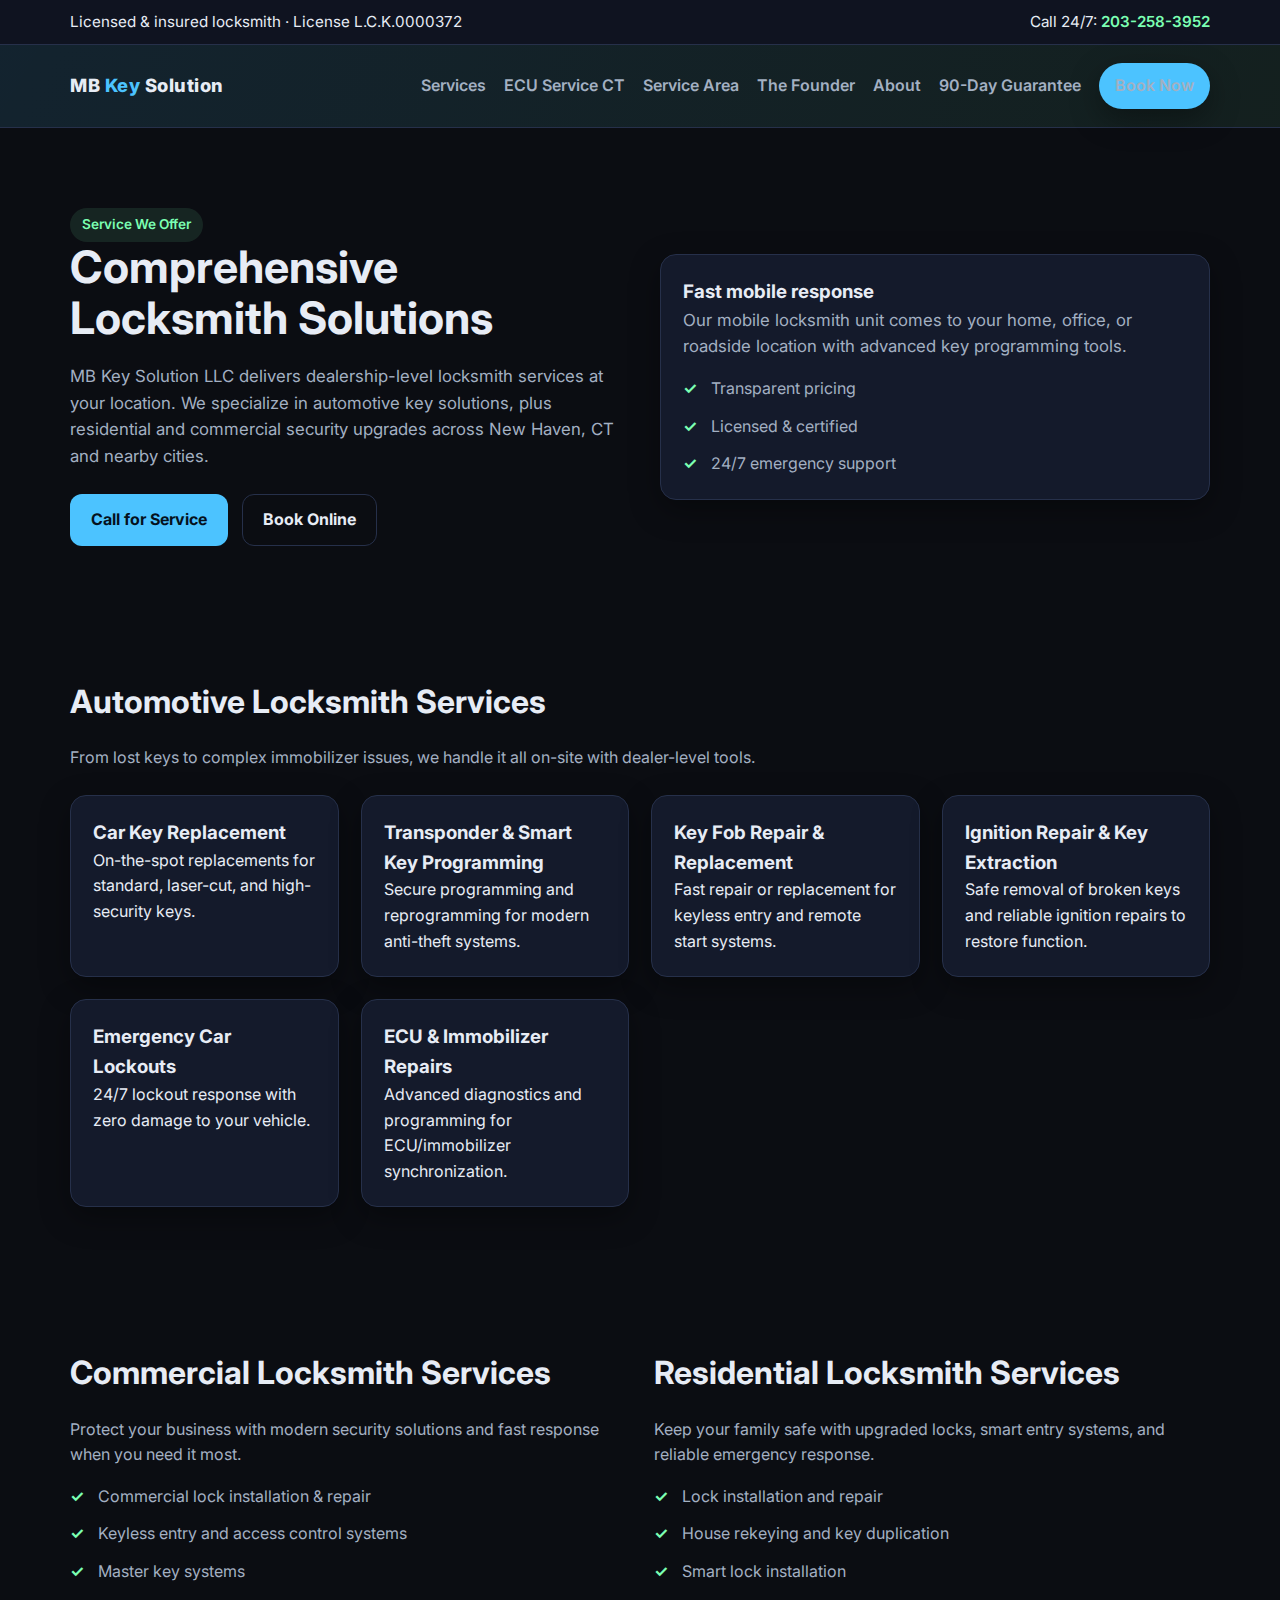
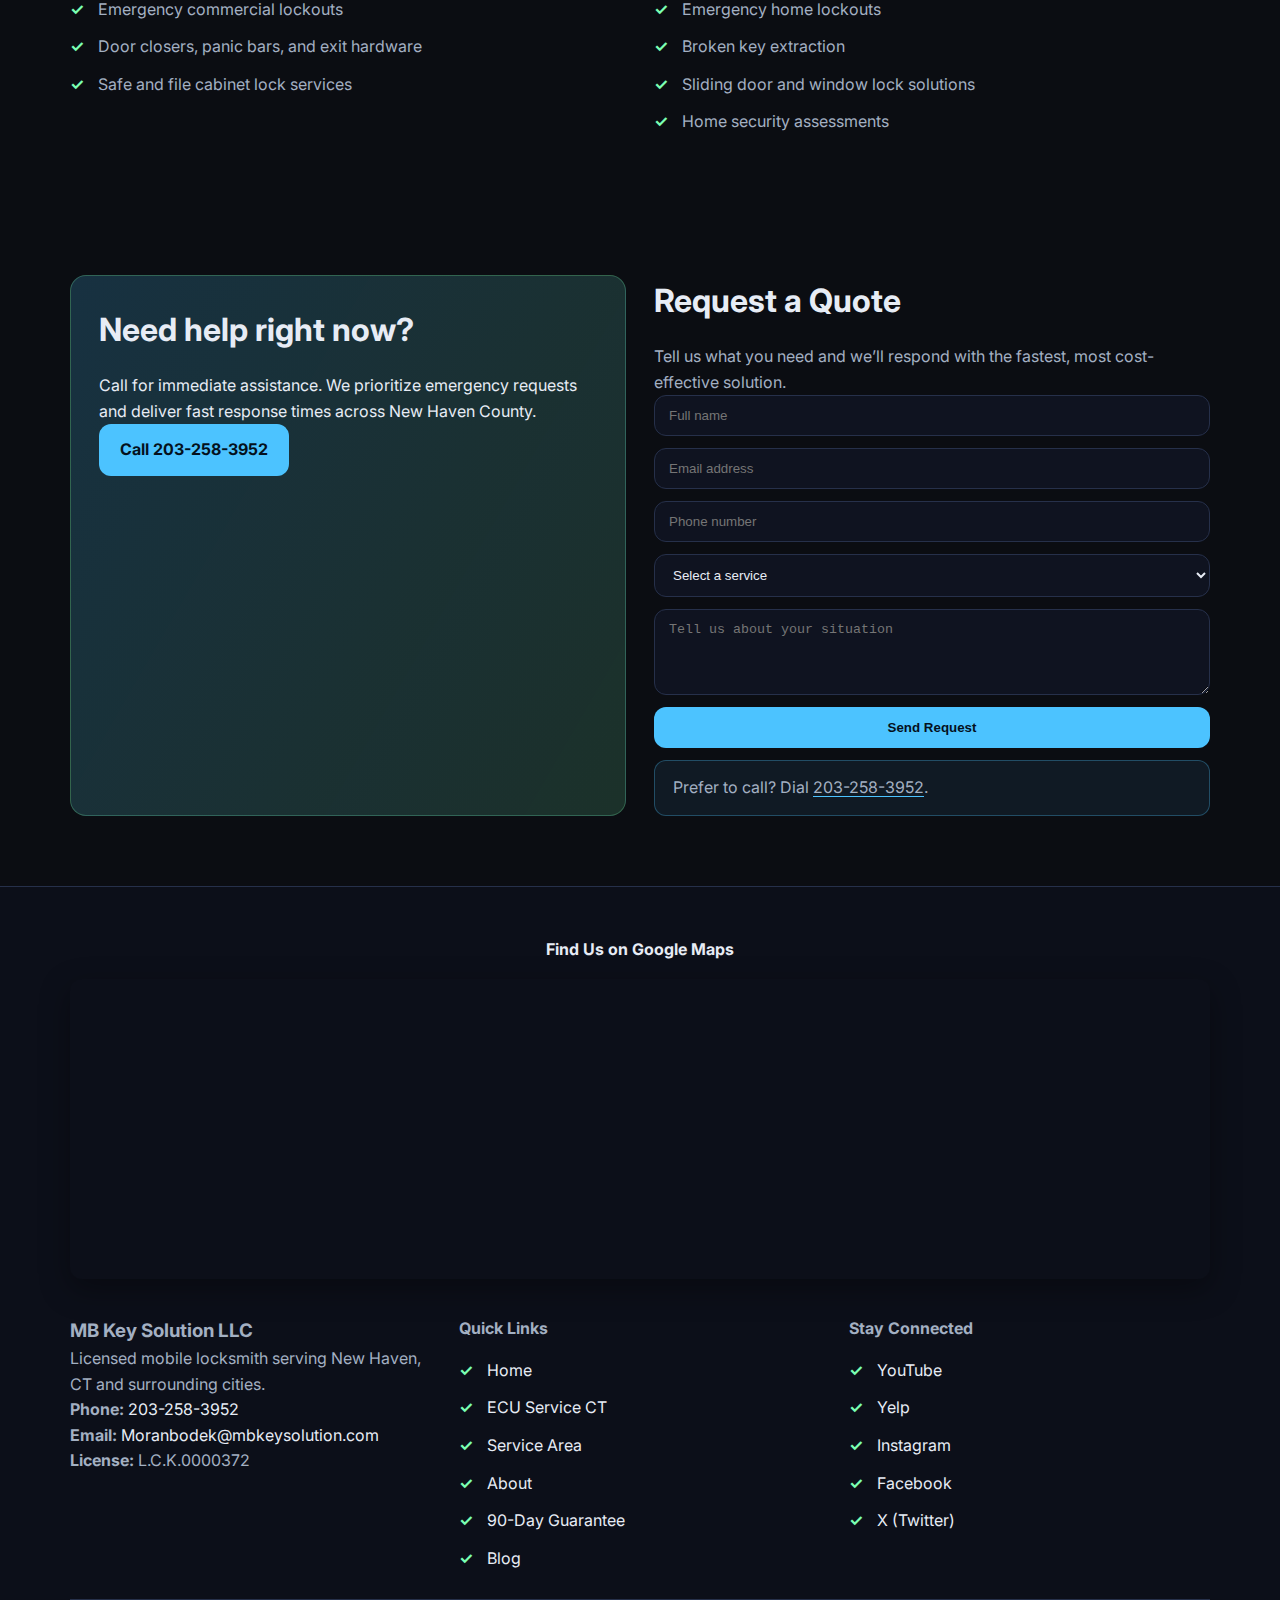
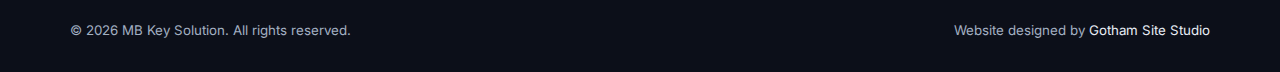
<file: services.html>
<!DOCTYPE html>
<html lang="en">
<head>
  <meta charset="UTF-8" />
  <meta name="viewport" content="width=device-width, initial-scale=1" />
  <title>Locksmith Services | MB Key Solution</title>
  <meta name="description" content="Explore MB Key Solution services: car key replacement, transponder programming, key fob repair, ignition repair, residential and commercial locksmith services in New Haven, CT." />
  <link rel="canonical" href="https://www.mbkeysolution.com/services-2" />
  <meta property="og:title" content="Locksmith Services | MB Key Solution" />
  <meta property="og:description" content="Automotive, residential, and commercial locksmith services delivered on-site in New Haven, CT." />
  <meta property="og:type" content="website" />
  <meta property="og:url" content="https://www.mbkeysolution.com/services-2" />
  <meta name="twitter:card" content="summary_large_image" />
  <link rel="preconnect" href="https://fonts.googleapis.com" />
  <link rel="preconnect" href="https://fonts.gstatic.com" crossorigin />
  <link href="https://fonts.googleapis.com/css2?family=Inter:wght@400;600;700;800&display=swap" rel="stylesheet" />
  <link rel="stylesheet" href="assets/css/styles.css" />
  <script type="application/ld+json">
  {
    "@context": "https://schema.org",
    "@type": "Service",
    "name": "Mobile Locksmith Services",
    "provider": {
      "@type": "Locksmith",
      "name": "MB Key Solution Limited Liability Company",
      "telephone": "+1-203-258-3952",
      "areaServed": "New Haven County, CT"
    },
    "serviceType": [
      "Automotive Locksmith",
      "Residential Locksmith",
      "Commercial Locksmith"
    ]
  }
  </script>
</head>
<body>
  <a class="skip-link" href="#main">Skip to main content</a>
  <div class="topbar">
    <div class="container">
      <div>Licensed & insured locksmith · License L.C.K.0000372</div>
      <div>Call 24/7: <a href="tel:+12032583952">203-258-3952</a></div>
    </div>
  </div>

  <header class="header">
    <div class="container nav">
      <a class="logo" href="index.html">MB <span>Key</span> Solution</a>
      <button class="nav-toggle" aria-label="Toggle navigation">Menu</button>
      <nav class="nav-links" aria-label="Primary">
        <a href="services.html">Services</a>
        <a href="ecu-service.html">ECU Service CT</a>
        <a href="service-area.html">Service Area</a>
        <a href="founder.html">The Founder</a>
        <a href="about.html">About</a>
        <a href="guarantee.html">90-Day Guarantee</a>
        <a href="book-online.html" class="nav-cta">Book Now</a>
      </nav>
    </div>
  </header>

  <main id="main">
    <section class="hero">
      <div class="container hero-grid">
        <div>
          <span class="tag">Service We Offer</span>
          <h1>Comprehensive Locksmith Solutions</h1>
          <p>MB Key Solution LLC delivers dealership-level locksmith services at your location. We specialize in automotive key solutions, plus residential and commercial security upgrades across New Haven, CT and nearby cities.</p>
          <div class="hero-actions">
            <a class="button primary" href="tel:+12032583952">Call for Service</a>
            <a class="button secondary" href="book-online.html">Book Online</a>
          </div>
        </div>
        <div class="card">
          <h3>Fast mobile response</h3>
          <p>Our mobile locksmith unit comes to your home, office, or roadside location with advanced key programming tools.</p>
          <ul class="list">
            <li>Transparent pricing</li>
            <li>Licensed & certified</li>
            <li>24/7 emergency support</li>
          </ul>
        </div>
      </div>
    </section>

    <section class="section">
      <div class="container">
        <h2>Automotive Locksmith Services</h2>
        <p class="lead">From lost keys to complex immobilizer issues, we handle it all on-site with dealer-level tools.</p>
        <div class="grid-3">
          <div class="card">
            <h3>Car Key Replacement</h3>
            <p>On-the-spot replacements for standard, laser-cut, and high-security keys.</p>
          </div>
          <div class="card">
            <h3>Transponder & Smart Key Programming</h3>
            <p>Secure programming and reprogramming for modern anti-theft systems.</p>
          </div>
          <div class="card">
            <h3>Key Fob Repair & Replacement</h3>
            <p>Fast repair or replacement for keyless entry and remote start systems.</p>
          </div>
          <div class="card">
            <h3>Ignition Repair & Key Extraction</h3>
            <p>Safe removal of broken keys and reliable ignition repairs to restore function.</p>
          </div>
          <div class="card">
            <h3>Emergency Car Lockouts</h3>
            <p>24/7 lockout response with zero damage to your vehicle.</p>
          </div>
          <div class="card">
            <h3>ECU & Immobilizer Repairs</h3>
            <p>Advanced diagnostics and programming for ECU/immobilizer synchronization.</p>
          </div>
        </div>
      </div>
    </section>

    <section class="section">
      <div class="container split">
        <div>
          <h2>Commercial Locksmith Services</h2>
          <p class="lead">Protect your business with modern security solutions and fast response when you need it most.</p>
          <ul class="list">
            <li>Commercial lock installation & repair</li>
            <li>Keyless entry and access control systems</li>
            <li>Master key systems</li>
            <li>Emergency commercial lockouts</li>
            <li>Door closers, panic bars, and exit hardware</li>
            <li>Safe and file cabinet lock services</li>
          </ul>
        </div>
        <div>
          <h2>Residential Locksmith Services</h2>
          <p class="lead">Keep your family safe with upgraded locks, smart entry systems, and reliable emergency response.</p>
          <ul class="list">
            <li>Lock installation and repair</li>
            <li>House rekeying and key duplication</li>
            <li>Smart lock installation</li>
            <li>Emergency home lockouts</li>
            <li>Broken key extraction</li>
            <li>Sliding door and window lock solutions</li>
            <li>Home security assessments</li>
          </ul>
        </div>
      </div>
    </section>

    <section class="section">
      <div class="container split">
        <div class="callout">
          <h2>Need help right now?</h2>
          <p>Call for immediate assistance. We prioritize emergency requests and deliver fast response times across New Haven County.</p>
          <a class="button primary" href="tel:+12032583952">Call 203-258-3952</a>
        </div>
        <div>
          <h2>Request a Quote</h2>
          <p class="lead">Tell us what you need and we’ll respond with the fastest, most cost-effective solution.</p>
          <form class="form">
            <input type="text" name="name" placeholder="Full name" />
            <input type="email" name="email" placeholder="Email address" />
            <input type="tel" name="phone" placeholder="Phone number" />
            <select name="service">
              <option value="">Select a service</option>
              <option>Car key replacement</option>
              <option>Transponder programming</option>
              <option>Key fob repair</option>
              <option>Emergency lockout</option>
              <option>Residential locksmith</option>
              <option>Commercial locksmith</option>
            </select>
            <textarea name="message" rows="4" placeholder="Tell us about your situation"></textarea>
            <button class="button primary" type="submit">Send Request</button>
          </form>
          <p class="notice" style="margin-top:12px;">Prefer to call? Dial <a href="tel:+12032583952">203-258-3952</a>.</p>
        </div>
      </div>
    </section>
  </main>

  <footer class="footer" role="contentinfo">
    <div class="container">
      <div class="footer-map">
        <h4>Find Us on Google Maps</h4>
        <iframe src="https://www.google.com/maps/embed?pb=!1m18!1m12!1m3!1d790231.5257881163!2d-73.78722899331697!3d41.307005034338395!2m3!1f0!2f0!3f0!3m2!1i1024!2i768!4f13.1!3m3!1m2!1s0x67895e48a1e5ba87%3A0x187d196b02911b34!2sMb%20key%20solution!5e1!3m2!1sen!2sus!4v1770252816146!5m2!1sen!2sus" width="100%" height="300" style="border:0; border-radius: 12px;" allowfullscreen="" loading="lazy" referrerpolicy="no-referrer-when-downgrade" title="MB Key Solution location on Google Maps"></iframe>
      </div>
      <div class="footer-grid">
        <div>
          <h3>MB Key Solution LLC</h3>
          <p>Licensed mobile locksmith serving New Haven, CT and surrounding cities.</p>
          <address>
            <p><strong>Phone:</strong> <a href="tel:+12032583952" aria-label="Call MB Key Solution">203-258-3952</a><br />
            <strong>Email:</strong> <a href="mailto:Moranbodek@mbkeysolution.com" aria-label="Email MB Key Solution">Moranbodek@mbkeysolution.com</a></p>
          </address>
          <p><strong>License:</strong> L.C.K.0000372</p>
        </div>
        <nav aria-label="Quick links navigation">
          <h4>Quick Links</h4>
          <ul class="list">
            <li><a href="index.html">Home</a></li>
            <li><a href="ecu-service.html">ECU Service CT</a></li>
            <li><a href="service-area.html">Service Area</a></li>
            <li><a href="about.html">About</a></li>
            <li><a href="guarantee.html">90-Day Guarantee</a></li>
            <li><a href="blog/index.html">Blog</a></li>
          </ul>
        </nav>
        <div>
          <h4>Stay Connected</h4>
          <ul class="list social-links" aria-label="Social media links">
            <li><a href="https://www.youtube.com/@MBkeysolutionLLC" target="_blank" rel="noopener noreferrer" aria-label="Visit our YouTube channel">YouTube</a></li>
            <li><a href="https://yelp.to/q4MZV_PFwb" target="_blank" rel="noopener noreferrer" aria-label="Read our Yelp reviews">Yelp</a></li>
            <li><a href="https://www.instagram.com/mbkeysolution/" target="_blank" rel="noopener noreferrer" aria-label="Follow us on Instagram">Instagram</a></li>
            <li><a href="https://www.facebook.com/share/186bwQYWv3/" target="_blank" rel="noopener noreferrer" aria-label="Like us on Facebook">Facebook</a></li>
            <li><a href="https://x.com/mbkeysolution" target="_blank" rel="noopener noreferrer" aria-label="Follow us on X">X (Twitter)</a></li>
          </ul>
        </div>
      </div>
      <div class="footer-bottom">
        <small>© 2026 MB Key Solution. All rights reserved.</small>
        <small>Website designed by <a href="https://gothamsitestudio.com/" target="_blank" rel="noopener noreferrer">Gotham Site Studio</a></small>
      </div>
    </div>
  </footer>

  <script src="assets/js/main.js"></script>
</body>
</html>
</file>
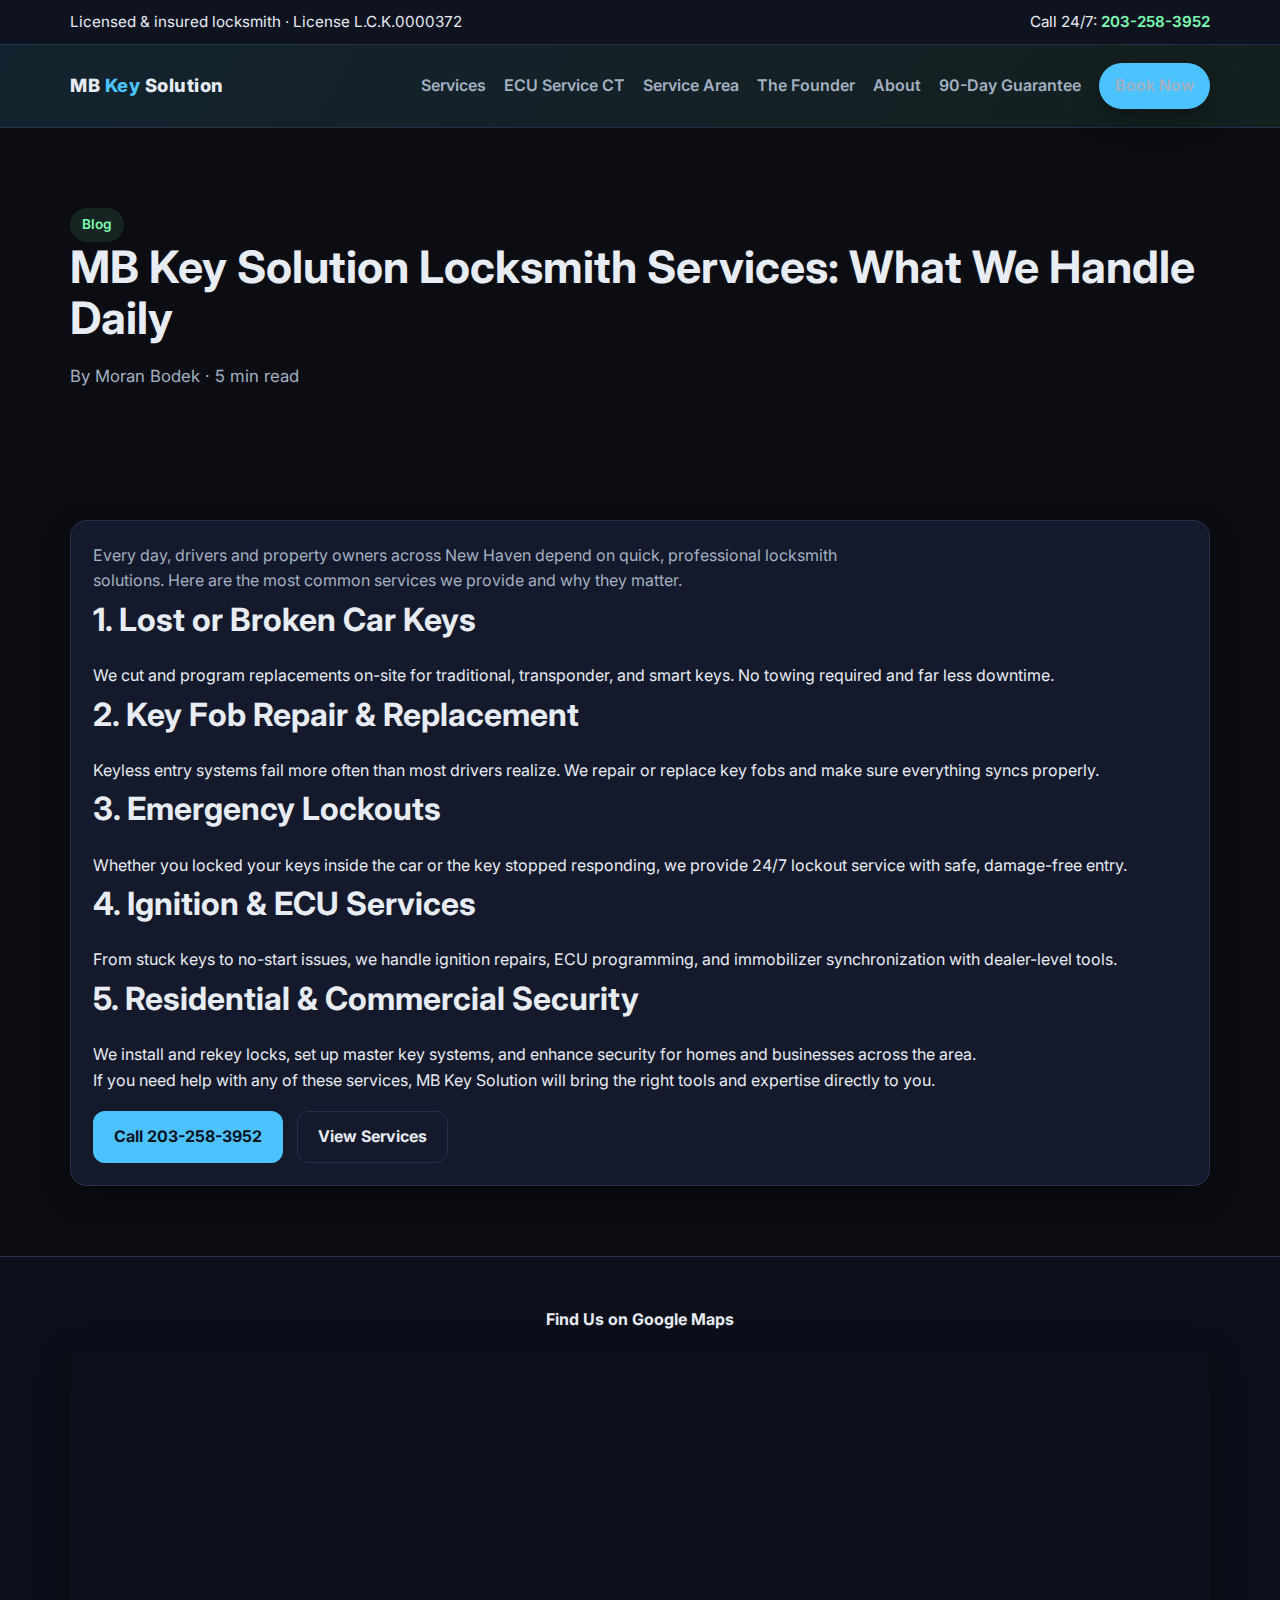
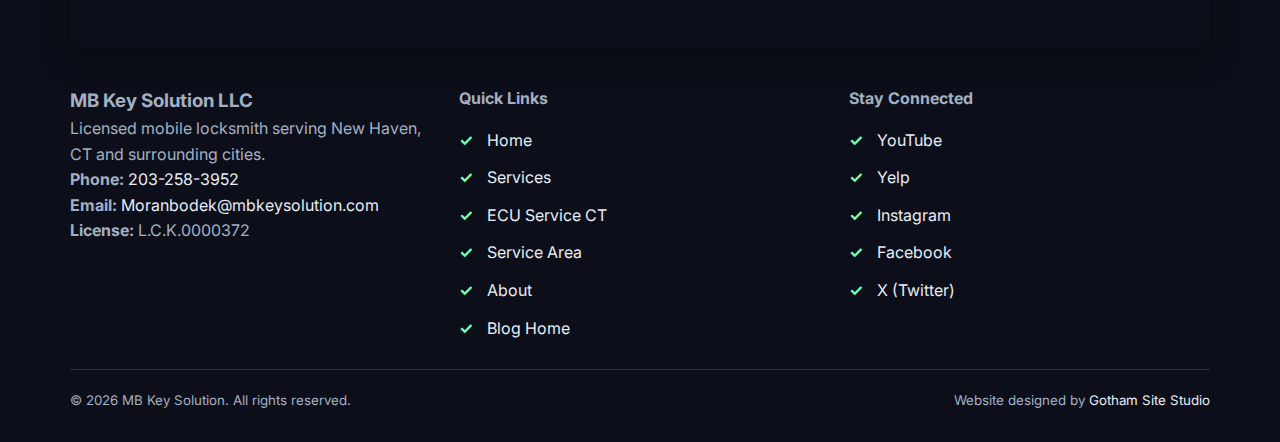
<file: blog/mb-key-solution-locksmith-services.html>
<!DOCTYPE html>
<html lang="en">
<head>
  <meta charset="UTF-8" />
  <meta name="viewport" content="width=device-width, initial-scale=1" />
  <title>MB Key Solution Locksmith Services: What We Handle Daily</title>
  <meta name="description" content="Discover the most common locksmith services MB Key Solution provides in New Haven, CT—from key replacement to emergency lockouts and ECU programming." />
  <link rel="canonical" href="https://www.mbkeysolution.com/blog/mb-key-solution-locksmith-services" />
  <meta property="og:title" content="MB Key Solution Locksmith Services" />
  <meta property="og:description" content="Common locksmith services we deliver daily in New Haven, CT." />
  <meta property="og:type" content="article" />
  <meta property="og:url" content="https://www.mbkeysolution.com/blog/mb-key-solution-locksmith-services" />
  <link rel="preconnect" href="https://fonts.googleapis.com" />
  <link rel="preconnect" href="https://fonts.gstatic.com" crossorigin />
  <link href="https://fonts.googleapis.com/css2?family=Inter:wght@400;600;700;800&display=swap" rel="stylesheet" />
  <link rel="stylesheet" href="../assets/css/styles.css" />
  <script type="application/ld+json">
  {
    "@context": "https://schema.org",
    "@type": "Article",
    "headline": "MB Key Solution Locksmith Services: What We Handle Daily",
    "author": {
      "@type": "Person",
      "name": "Moran Bodek"
    },
    "publisher": {
      "@type": "Organization",
      "name": "MB Key Solution"
    },
    "datePublished": "2025-03-16",
    "dateModified": "2025-03-16"
  }
  </script>
</head>
<body>
  <a class="skip-link" href="#main">Skip to main content</a>
  <div class="topbar">
    <div class="container">
      <div>Licensed & insured locksmith · License L.C.K.0000372</div>
      <div>Call 24/7: <a href="tel:+12032583952">203-258-3952</a></div>
    </div>
  </div>

  <header class="header">
    <div class="container nav">
      <a class="logo" href="../index.html">MB <span>Key</span> Solution</a>
      <button class="nav-toggle" aria-label="Toggle navigation">Menu</button>
      <nav class="nav-links" aria-label="Primary">
        <a href="../services.html">Services</a>
        <a href="../ecu-service.html">ECU Service CT</a>
        <a href="../service-area.html">Service Area</a>
        <a href="../founder.html">The Founder</a>
        <a href="../about.html">About</a>
        <a href="../guarantee.html">90-Day Guarantee</a>
        <a href="../book-online.html" class="nav-cta">Book Now</a>
      </nav>
    </div>
  </header>

  <main id="main">
    <section class="hero">
      <div class="container">
        <span class="tag">Blog</span>
        <h1>MB Key Solution Locksmith Services: What We Handle Daily</h1>
        <p>By Moran Bodek · 5 min read</p>
      </div>
    </section>

    <section class="section">
      <div class="container">
        <div class="card">
          <p class="lead">Every day, drivers and property owners across New Haven depend on quick, professional locksmith solutions. Here are the most common services we provide and why they matter.</p>
          <h2>1. Lost or Broken Car Keys</h2>
          <p>We cut and program replacements on-site for traditional, transponder, and smart keys. No towing required and far less downtime.</p>
          <h2>2. Key Fob Repair & Replacement</h2>
          <p>Keyless entry systems fail more often than most drivers realize. We repair or replace key fobs and make sure everything syncs properly.</p>
          <h2>3. Emergency Lockouts</h2>
          <p>Whether you locked your keys inside the car or the key stopped responding, we provide 24/7 lockout service with safe, damage-free entry.</p>
          <h2>4. Ignition & ECU Services</h2>
          <p>From stuck keys to no-start issues, we handle ignition repairs, ECU programming, and immobilizer synchronization with dealer-level tools.</p>
          <h2>5. Residential & Commercial Security</h2>
          <p>We install and rekey locks, set up master key systems, and enhance security for homes and businesses across the area.</p>
          <p>If you need help with any of these services, MB Key Solution will bring the right tools and expertise directly to you.</p>
          <div class="hero-actions" style="margin-top:18px;">
            <a class="button primary" href="tel:+12032583952">Call 203-258-3952</a>
            <a class="button secondary" href="../services.html">View Services</a>
          </div>
        </div>
      </div>
    </section>
  </main>

  <footer class="footer" role="contentinfo">
    <div class="container">
      <div class="footer-map">
        <h4>Find Us on Google Maps</h4>
        <iframe src="https://www.google.com/maps/embed?pb=!1m18!1m12!1m3!1d790231.5257881163!2d-73.78722899331697!3d41.307005034338395!2m3!1f0!2f0!3f0!3m2!1i1024!2i768!4f13.1!3m3!1m2!1s0x67895e48a1e5ba87%3A0x187d196b02911b34!2sMb%20key%20solution!5e1!3m2!1sen!2sus!4v1770252816146!5m2!1sen!2sus" width="100%" height="300" style="border:0; border-radius: 12px;" allowfullscreen="" loading="lazy" referrerpolicy="no-referrer-when-downgrade" title="MB Key Solution location on Google Maps"></iframe>
      </div>
      <div class="footer-grid">
        <div>
          <h3>MB Key Solution LLC</h3>
          <p>Licensed mobile locksmith serving New Haven, CT and surrounding cities.</p>
          <address>
            <p><strong>Phone:</strong> <a href="tel:+12032583952" aria-label="Call MB Key Solution">203-258-3952</a><br />
            <strong>Email:</strong> <a href="mailto:Moranbodek@mbkeysolution.com" aria-label="Email MB Key Solution">Moranbodek@mbkeysolution.com</a></p>
          </address>
          <p><strong>License:</strong> L.C.K.0000372</p>
        </div>
        <nav aria-label="Quick links navigation">
          <h4>Quick Links</h4>
          <ul class="list">
            <li><a href="../index.html">Home</a></li>
            <li><a href="../services.html">Services</a></li>
            <li><a href="../ecu-service.html">ECU Service CT</a></li>
            <li><a href="../service-area.html">Service Area</a></li>
            <li><a href="../about.html">About</a></li>
            <li><a href="index.html">Blog Home</a></li>
          </ul>
        </nav>
        <div>
          <h4>Stay Connected</h4>
          <ul class="list social-links" aria-label="Social media links">
            <li><a href="https://www.youtube.com/@MBkeysolutionLLC" target="_blank" rel="noopener noreferrer" aria-label="Visit our YouTube channel">YouTube</a></li>
            <li><a href="https://yelp.to/q4MZV_PFwb" target="_blank" rel="noopener noreferrer" aria-label="Read our Yelp reviews">Yelp</a></li>
            <li><a href="https://www.instagram.com/mbkeysolution/" target="_blank" rel="noopener noreferrer" aria-label="Follow us on Instagram">Instagram</a></li>
            <li><a href="https://www.facebook.com/share/186bwQYWv3/" target="_blank" rel="noopener noreferrer" aria-label="Like us on Facebook">Facebook</a></li>
            <li><a href="https://x.com/mbkeysolution" target="_blank" rel="noopener noreferrer" aria-label="Follow us on X">X (Twitter)</a></li>
          </ul>
        </div>
      </div>
      <div class="footer-bottom">
        <small>© 2026 MB Key Solution. All rights reserved.</small>
        <small>Website designed by <a href="https://gothamsitestudio.com/" target="_blank" rel="noopener noreferrer">Gotham Site Studio</a></small>
      </div>
    </div>
  </footer>

  <script src="../assets/js/main.js"></script>
</body>
</html>
</file>
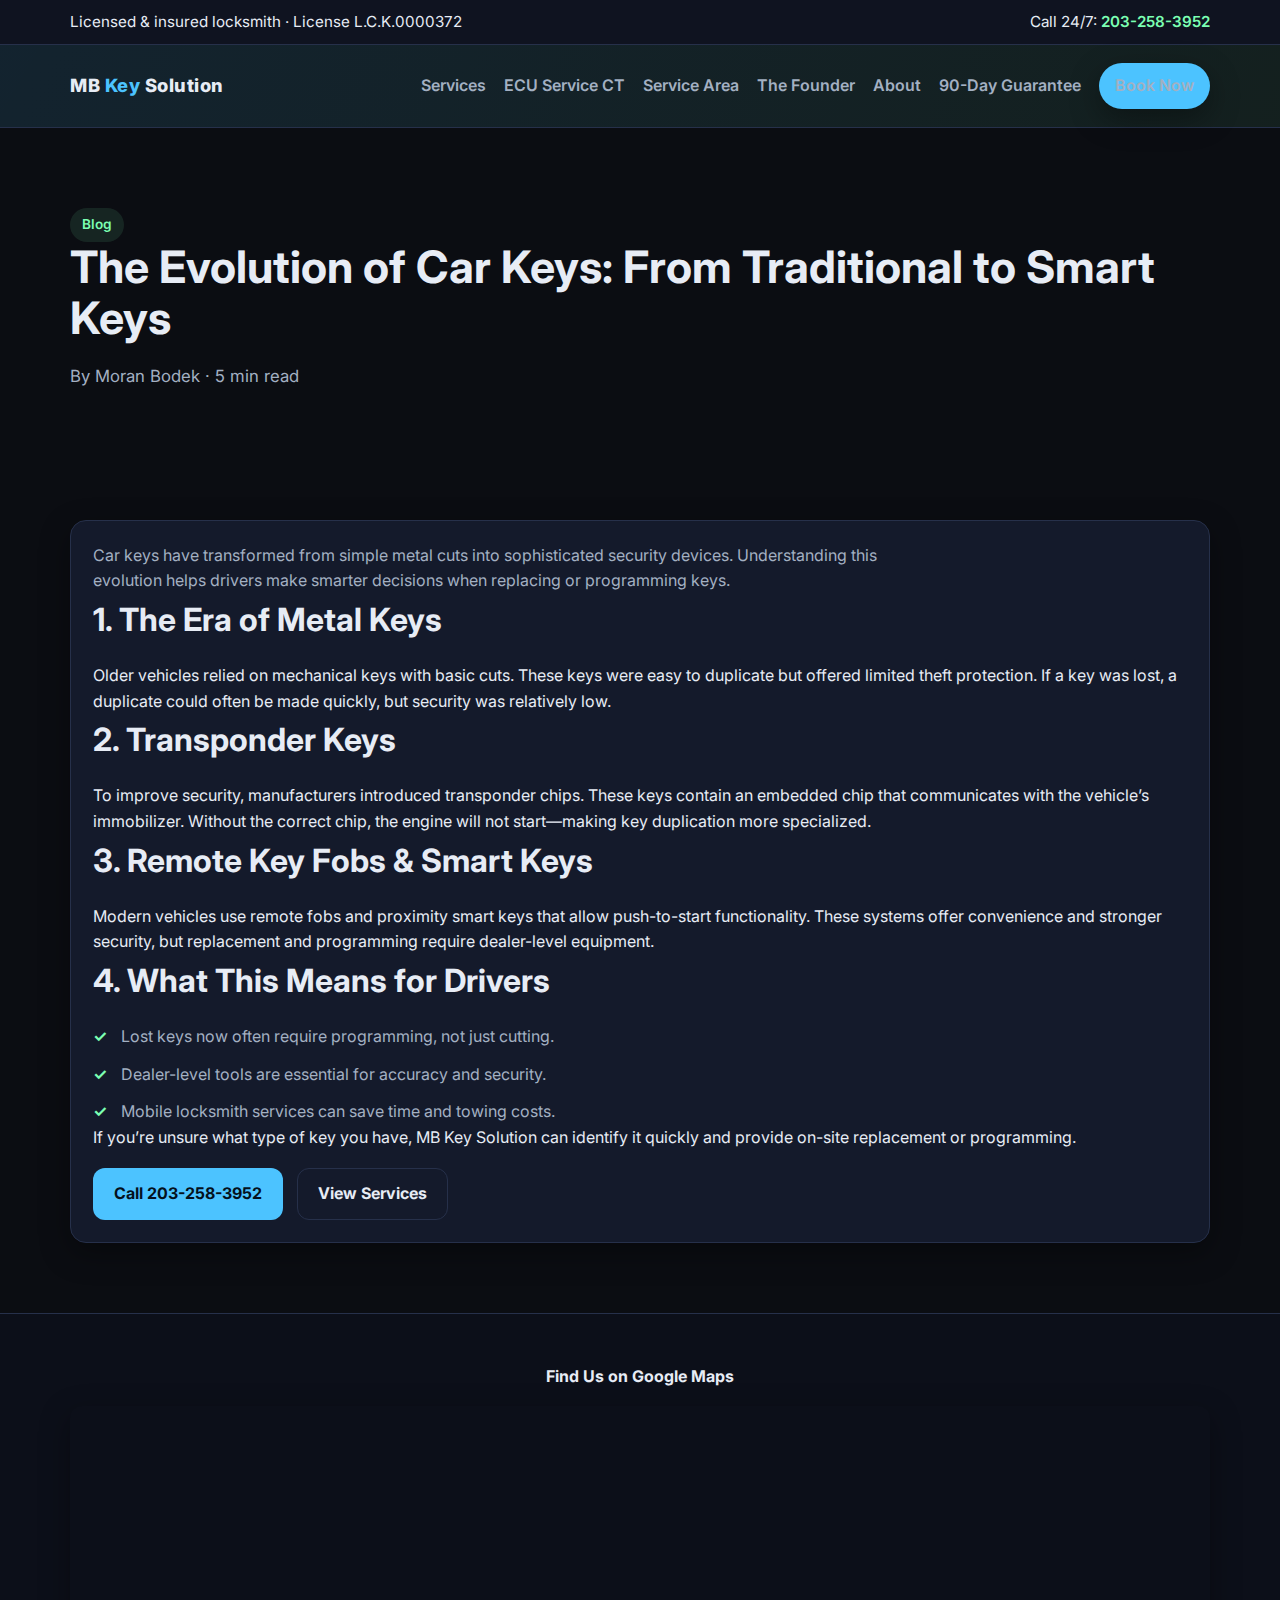
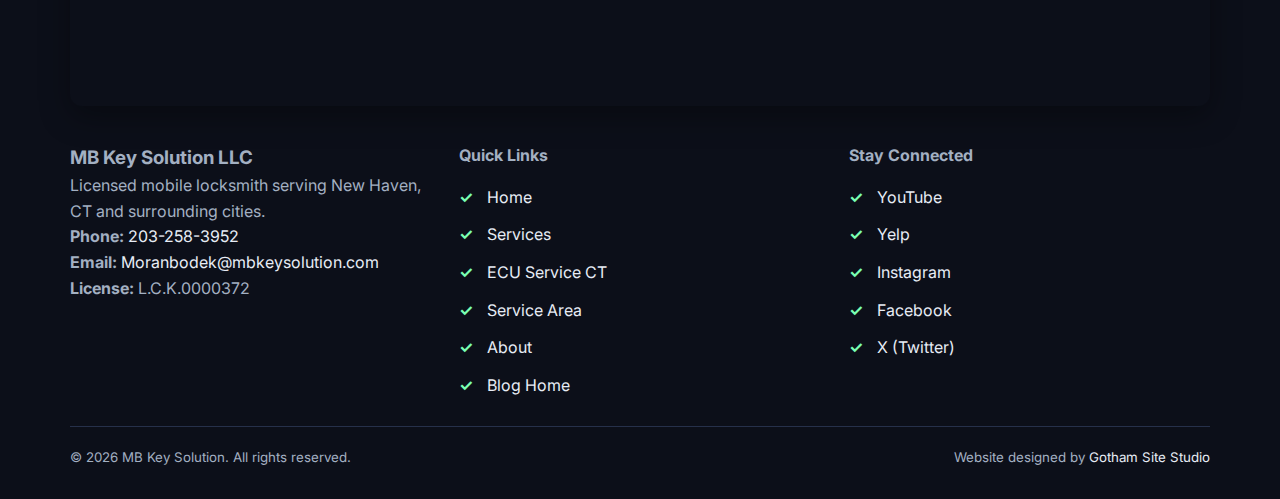
<file: blog/the-evolution-of-car-keys.html>
<!DOCTYPE html>
<html lang="en">
<head>
  <meta charset="UTF-8" />
  <meta name="viewport" content="width=device-width, initial-scale=1" />
  <title>The Evolution of Car Keys: From Traditional to Smart Keys</title>
  <meta name="description" content="Car keys evolved from simple metal cuts to transponder chips, smart keys, and push-to-start systems. Learn how these changes affect security and replacement." />
  <link rel="canonical" href="https://www.mbkeysolution.com/blog/the-evolution-of-car-keys" />
  <meta property="og:title" content="The Evolution of Car Keys: From Traditional to Smart Keys" />
  <meta property="og:description" content="How car key technology evolved and what it means for security today." />
  <meta property="og:type" content="article" />
  <meta property="og:url" content="https://www.mbkeysolution.com/blog/the-evolution-of-car-keys" />
  <link rel="preconnect" href="https://fonts.googleapis.com" />
  <link rel="preconnect" href="https://fonts.gstatic.com" crossorigin />
  <link href="https://fonts.googleapis.com/css2?family=Inter:wght@400;600;700;800&display=swap" rel="stylesheet" />
  <link rel="stylesheet" href="../assets/css/styles.css" />
  <script type="application/ld+json">
  {
    "@context": "https://schema.org",
    "@type": "Article",
    "headline": "The Evolution of Car Keys: From Traditional to Smart Keys",
    "author": {
      "@type": "Person",
      "name": "Moran Bodek"
    },
    "publisher": {
      "@type": "Organization",
      "name": "MB Key Solution"
    },
    "datePublished": "2025-03-19",
    "dateModified": "2025-03-19"
  }
  </script>
</head>
<body>
  <a class="skip-link" href="#main">Skip to main content</a>
  <div class="topbar">
    <div class="container">
      <div>Licensed & insured locksmith · License L.C.K.0000372</div>
      <div>Call 24/7: <a href="tel:+12032583952">203-258-3952</a></div>
    </div>
  </div>

  <header class="header">
    <div class="container nav">
      <a class="logo" href="../index.html">MB <span>Key</span> Solution</a>
      <button class="nav-toggle" aria-label="Toggle navigation">Menu</button>
      <nav class="nav-links" aria-label="Primary">
        <a href="../services.html">Services</a>
        <a href="../ecu-service.html">ECU Service CT</a>
        <a href="../service-area.html">Service Area</a>
        <a href="../founder.html">The Founder</a>
        <a href="../about.html">About</a>
        <a href="../guarantee.html">90-Day Guarantee</a>
        <a href="../book-online.html" class="nav-cta">Book Now</a>
      </nav>
    </div>
  </header>

  <main id="main">
    <section class="hero">
      <div class="container">
        <span class="tag">Blog</span>
        <h1>The Evolution of Car Keys: From Traditional to Smart Keys</h1>
        <p>By Moran Bodek · 5 min read</p>
      </div>
    </section>

    <section class="section">
      <div class="container">
        <div class="card">
          <p class="lead">Car keys have transformed from simple metal cuts into sophisticated security devices. Understanding this evolution helps drivers make smarter decisions when replacing or programming keys.</p>
          <h2>1. The Era of Metal Keys</h2>
          <p>Older vehicles relied on mechanical keys with basic cuts. These keys were easy to duplicate but offered limited theft protection. If a key was lost, a duplicate could often be made quickly, but security was relatively low.</p>
          <h2>2. Transponder Keys</h2>
          <p>To improve security, manufacturers introduced transponder chips. These keys contain an embedded chip that communicates with the vehicle’s immobilizer. Without the correct chip, the engine will not start—making key duplication more specialized.</p>
          <h2>3. Remote Key Fobs & Smart Keys</h2>
          <p>Modern vehicles use remote fobs and proximity smart keys that allow push-to-start functionality. These systems offer convenience and stronger security, but replacement and programming require dealer-level equipment.</p>
          <h2>4. What This Means for Drivers</h2>
          <ul class="list">
            <li>Lost keys now often require programming, not just cutting.</li>
            <li>Dealer-level tools are essential for accuracy and security.</li>
            <li>Mobile locksmith services can save time and towing costs.</li>
          </ul>
          <p>If you’re unsure what type of key you have, MB Key Solution can identify it quickly and provide on-site replacement or programming.</p>
          <div class="hero-actions" style="margin-top:18px;">
            <a class="button primary" href="tel:+12032583952">Call 203-258-3952</a>
            <a class="button secondary" href="../services.html">View Services</a>
          </div>
        </div>
      </div>
    </section>
  </main>

  <footer class="footer" role="contentinfo">
    <div class="container">
      <div class="footer-map">
        <h4>Find Us on Google Maps</h4>
        <iframe src="https://www.google.com/maps/embed?pb=!1m18!1m12!1m3!1d790231.5257881163!2d-73.78722899331697!3d41.307005034338395!2m3!1f0!2f0!3f0!3m2!1i1024!2i768!4f13.1!3m3!1m2!1s0x67895e48a1e5ba87%3A0x187d196b02911b34!2sMb%20key%20solution!5e1!3m2!1sen!2sus!4v1770252816146!5m2!1sen!2sus" width="100%" height="300" style="border:0; border-radius: 12px;" allowfullscreen="" loading="lazy" referrerpolicy="no-referrer-when-downgrade" title="MB Key Solution location on Google Maps"></iframe>
      </div>
      <div class="footer-grid">
        <div>
          <h3>MB Key Solution LLC</h3>
          <p>Licensed mobile locksmith serving New Haven, CT and surrounding cities.</p>
          <address>
            <p><strong>Phone:</strong> <a href="tel:+12032583952" aria-label="Call MB Key Solution">203-258-3952</a><br />
            <strong>Email:</strong> <a href="mailto:Moranbodek@mbkeysolution.com" aria-label="Email MB Key Solution">Moranbodek@mbkeysolution.com</a></p>
          </address>
          <p><strong>License:</strong> L.C.K.0000372</p>
        </div>
        <nav aria-label="Quick links navigation">
          <h4>Quick Links</h4>
          <ul class="list">
            <li><a href="../index.html">Home</a></li>
            <li><a href="../services.html">Services</a></li>
            <li><a href="../ecu-service.html">ECU Service CT</a></li>
            <li><a href="../service-area.html">Service Area</a></li>
            <li><a href="../about.html">About</a></li>
            <li><a href="index.html">Blog Home</a></li>
          </ul>
        </nav>
        <div>
          <h4>Stay Connected</h4>
          <ul class="list social-links" aria-label="Social media links">
            <li><a href="https://www.youtube.com/@MBkeysolutionLLC" target="_blank" rel="noopener noreferrer" aria-label="Visit our YouTube channel">YouTube</a></li>
            <li><a href="https://yelp.to/q4MZV_PFwb" target="_blank" rel="noopener noreferrer" aria-label="Read our Yelp reviews">Yelp</a></li>
            <li><a href="https://www.instagram.com/mbkeysolution/" target="_blank" rel="noopener noreferrer" aria-label="Follow us on Instagram">Instagram</a></li>
            <li><a href="https://www.facebook.com/share/186bwQYWv3/" target="_blank" rel="noopener noreferrer" aria-label="Like us on Facebook">Facebook</a></li>
            <li><a href="https://x.com/mbkeysolution" target="_blank" rel="noopener noreferrer" aria-label="Follow us on X">X (Twitter)</a></li>
          </ul>
        </div>
      </div>
      <div class="footer-bottom">
        <small>© 2026 MB Key Solution. All rights reserved.</small>
        <small>Website designed by <a href="https://gothamsitestudio.com/" target="_blank" rel="noopener noreferrer">Gotham Site Studio</a></small>
      </div>
    </div>
  </footer>

  <script src="../assets/js/main.js"></script>
</body>
</html>
</file>
<file: assets/css/styles.css>
:root {
  --bg: #0b0d12;
  --bg-soft: #111525;
  --card: #141a2b;
  --primary: #4cc3ff;
  --primary-dark: #1f9fe0;
  --accent: #7bffb2;
  --text: #e7ecf5;
  --muted: #a3b0c2;
  --warning: #ffd166;
  --border: #26304a;
  --shadow: 0 10px 30px rgba(0, 0, 0, 0.35);
  --radius: 16px;
  --focus-ring: 0 0 0 3px rgba(76, 195, 255, 0.5);
  --transition-fast: 0.15s ease;
  --transition-normal: 0.25s ease;
}

/* Reduced motion preference */
@media (prefers-reduced-motion: reduce) {
  *,
  *::before,
  *::after {
    animation-duration: 0.01ms !important;
    animation-iteration-count: 1 !important;
    transition-duration: 0.01ms !important;
    scroll-behavior: auto !important;
  }
}

/* High contrast mode support */
@media (prefers-contrast: high) {
  :root {
    --border: #4a5568;
    --muted: #d1d5db;
  }
}

* {
  box-sizing: border-box;
  margin: 0;
  padding: 0;
}

html {
  scroll-behavior: smooth;
}

body {
  font-family: "Inter", system-ui, -apple-system, Segoe UI, sans-serif;
  background: var(--bg);
  color: var(--text);
  line-height: 1.6;
}

img {
  max-width: 100%;
  display: block;
}

a {
  color: inherit;
  text-decoration: none;
  transition: color var(--transition-fast), outline var(--transition-fast);
}

a:focus-visible {
  outline: 2px solid var(--primary);
  outline-offset: 2px;
  border-radius: 4px;
}

/* Improved link visibility in content */
main a:not(.button):not(.nav-cta):not(.card-link) {
  text-decoration: underline;
  text-decoration-color: var(--primary);
  text-underline-offset: 3px;
}

main a:not(.button):hover {
  color: var(--primary);
}

.container {
  width: min(1140px, 92%);
  margin: 0 auto;
}

.skip-link {
  position: absolute;
  left: -999px;
  top: 0;
  background: var(--primary);
  color: #0b0d12;
  padding: 12px 20px;
  border-radius: 8px;
  z-index: 9999;
  font-weight: 700;
  text-decoration: none;
}

.skip-link:focus {
  left: 16px;
  top: 16px;
  outline: 3px solid var(--accent);
  outline-offset: 2px;
}

/* Visible focus for interactive elements */
button:focus-visible,
.button:focus-visible,
.nav-cta:focus-visible {
  outline: none;
  box-shadow: var(--focus-ring);
}

.topbar {
  background: #0f1320;
  border-bottom: 1px solid var(--border);
  font-size: 0.95rem;
}

.topbar .container {
  display: flex;
  justify-content: space-between;
  align-items: center;
  gap: 20px;
  padding: 10px 0;
}

.topbar a {
  color: var(--accent);
  font-weight: 600;
}

.header {
  background: linear-gradient(120deg, rgba(76, 195, 255, 0.12), rgba(123, 255, 178, 0.08));
  border-bottom: 1px solid var(--border);
}

.nav {
  display: flex;
  align-items: center;
  justify-content: space-between;
  padding: 18px 0;
  gap: 24px;
}

.logo {
  font-weight: 800;
  font-size: 1.15rem;
  letter-spacing: 0.5px;
}

.logo span {
  color: var(--primary);
}

.nav-links {
  display: flex;
  gap: 18px;
  flex-wrap: wrap;
  align-items: center;
}

.nav-links a {
  color: var(--muted);
  font-weight: 600;
  transition: color 0.2s ease;
}

.nav-links a:hover,
.nav-links a:focus {
  color: var(--text);
}

.nav-cta {
  background: var(--primary);
  color: #04111d;
  padding: 10px 16px;
  border-radius: 999px;
  font-weight: 700;
  box-shadow: var(--shadow);
}

.hero {
  padding: 80px 0 60px;
  position: relative;
}

.hero-grid {
  display: grid;
  grid-template-columns: repeat(auto-fit, minmax(280px, 1fr));
  gap: 40px;
  align-items: center;
}

.hero h1 {
  font-size: clamp(2rem, 3.5vw, 3.4rem);
  line-height: 1.15;
  margin-bottom: 18px;
}

.hero p {
  color: var(--muted);
  font-size: 1.05rem;
}

.hero-actions {
  display: flex;
  flex-wrap: wrap;
  gap: 14px;
  margin-top: 24px;
}

.button {
  display: inline-flex;
  align-items: center;
  justify-content: center;
  gap: 8px;
  padding: 12px 20px;
  border-radius: 12px;
  font-weight: 700;
  border: 1px solid transparent;
  cursor: pointer;
  transition: transform var(--transition-fast), box-shadow var(--transition-fast), background-color var(--transition-fast);
}

.button:hover {
  transform: translateY(-2px);
}

.button:active {
  transform: translateY(0);
}

.button.primary {
  background: var(--primary);
  color: #04111d;
}

.button.primary:hover {
  background: var(--primary-dark);
  box-shadow: 0 8px 25px rgba(76, 195, 255, 0.3);
}

.button.secondary {
  background: transparent;
  color: var(--text);
  border-color: var(--border);
}

.button.secondary:hover {
  background: rgba(76, 195, 255, 0.1);
  border-color: var(--primary);
}

.card {
  background: var(--card);
  border: 1px solid var(--border);
  border-radius: var(--radius);
  padding: 22px;
  box-shadow: var(--shadow);
  transition: transform var(--transition-normal), box-shadow var(--transition-normal), border-color var(--transition-normal);
}

.card:hover {
  transform: translateY(-4px);
  box-shadow: 0 16px 40px rgba(0, 0, 0, 0.45);
  border-color: rgba(76, 195, 255, 0.3);
}

.card-link {
  display: inline-block;
  margin-top: 14px;
  color: var(--primary);
  font-weight: 600;
  text-decoration: none;
  transition: color var(--transition-fast), transform var(--transition-fast);
}

.card-link:hover {
  color: var(--accent);
  transform: translateX(4px);
}

.section {
  padding: 70px 0;
}

.section h2 {
  font-size: clamp(1.6rem, 2.5vw, 2.4rem);
  margin-bottom: 18px;
}

.section p.lead {
  color: var(--muted);
  max-width: 800px;
}

.grid-3 {
  display: grid;
  grid-template-columns: repeat(auto-fit, minmax(220px, 1fr));
  gap: 22px;
  margin-top: 24px;
}

.icon {
  width: 44px;
  height: 44px;
  background: rgba(76, 195, 255, 0.1);
  border-radius: 12px;
  display: grid;
  place-items: center;
  color: var(--primary);
  font-weight: 700;
  margin-bottom: 12px;
}

.tag {
  display: inline-flex;
  align-items: center;
  gap: 6px;
  padding: 6px 12px;
  border-radius: 999px;
  background: rgba(123, 255, 178, 0.1);
  color: var(--accent);
  font-size: 0.85rem;
  font-weight: 600;
}

.list {
  display: grid;
  gap: 12px;
  margin-top: 16px;
}

.list li {
  list-style: none;
  padding-left: 28px;
  position: relative;
  color: var(--muted);
}

.list li::before {
  content: "✓";
  position: absolute;
  left: 0;
  color: var(--accent);
  font-weight: 700;
}

.split {
  display: grid;
  grid-template-columns: repeat(auto-fit, minmax(260px, 1fr));
  gap: 28px;
}

.callout {
  background: linear-gradient(120deg, rgba(76, 195, 255, 0.2), rgba(123, 255, 178, 0.15));
  padding: 28px;
  border-radius: var(--radius);
  border: 1px solid rgba(123, 255, 178, 0.25);
}

.badge {
  display: inline-block;
  padding: 8px 14px;
  border-radius: 999px;
  background: rgba(255, 209, 102, 0.15);
  color: var(--warning);
  font-weight: 600;
}

.footer {
  background: #0c0f19;
  border-top: 1px solid var(--border);
  padding: 50px 0 30px;
  color: var(--muted);
}

.footer-map {
  margin-bottom: 30px;
  text-align: center;
}

.footer-map h4 {
  margin-bottom: 16px;
  color: var(--text);
}

.footer-map iframe {
  max-width: 100%;
  box-shadow: var(--shadow);
}

.footer-grid {
  display: grid;
  grid-template-columns: repeat(auto-fit, minmax(220px, 1fr));
  gap: 28px;
  margin-bottom: 28px;
}

.footer a {
  color: var(--text);
  transition: color var(--transition-fast);
}

.footer a:hover {
  color: var(--primary);
}

.footer-bottom {
  display: flex;
  flex-wrap: wrap;
  justify-content: space-between;
  gap: 12px;
  padding-top: 20px;
  border-top: 1px solid var(--border);
  margin-top: 20px;
}

.footer address {
  font-style: normal;
}

.social-links li {
  transition: transform var(--transition-fast);
}

.social-links li:hover {
  transform: translateX(4px);
}

.footer small {
  color: var(--muted);
}

.form {
  display: grid;
  gap: 12px;
}

.form input,
.form textarea,
.form select {
  padding: 12px 14px;
  border-radius: 12px;
  border: 1px solid var(--border);
  background: #0f1320;
  color: var(--text);
}

.form button {
  cursor: pointer;
}

.table {
  width: 100%;
  border-collapse: collapse;
  font-size: 0.95rem;
}

.table th,
.table td {
  text-align: left;
  padding: 12px 10px;
  border-bottom: 1px solid var(--border);
}

.notice {
  padding: 14px 18px;
  background: rgba(76, 195, 255, 0.08);
  border: 1px solid rgba(76, 195, 255, 0.3);
  border-radius: 12px;
  color: var(--muted);
}

.blog-grid {
  display: grid;
  grid-template-columns: repeat(auto-fit, minmax(260px, 1fr));
  gap: 24px;
  margin-top: 24px;
}

.blog-card h3 {
  margin-bottom: 10px;
}

.blog-card p {
  color: var(--muted);
}

@media (max-width: 780px) {
  .nav-links {
    display: none;
  }

  .nav-toggle {
    display: inline-flex;
    background: transparent;
    border: 1px solid var(--border);
    color: var(--text);
    padding: 8px 12px;
    border-radius: 10px;
    cursor: pointer;
    transition: background-color var(--transition-fast), border-color var(--transition-fast);
  }

  .nav-toggle:hover {
    background: rgba(76, 195, 255, 0.1);
    border-color: var(--primary);
  }

  .nav.mobile-open .nav-links {
    display: flex;
    flex-direction: column;
    align-items: flex-start;
    background: #0f1320;
    padding: 14px;
    border-radius: 14px;
    position: absolute;
    right: 4%;
    top: 70px;
    z-index: 100;
    border: 1px solid var(--border);
    box-shadow: var(--shadow);
    animation: slideDown 0.2s ease-out;
  }
}

@keyframes slideDown {
  from {
    opacity: 0;
    transform: translateY(-10px);
  }
  to {
    opacity: 1;
    transform: translateY(0);
  }
}

@media (min-width: 781px) {
  .nav-toggle {
    display: none;
  }
}

/* Scroll animations */
.animate-target {
  opacity: 0;
  transform: translateY(20px);
  transition: opacity 0.5s ease, transform 0.5s ease;
}

.animate-in {
  opacity: 1;
  transform: translateY(0);
}

/* Print styles for better UX */
@media print {
  .header,
  .footer,
  .nav-toggle,
  .hero-actions,
  .skip-link {
    display: none;
  }

  body {
    background: white;
    color: black;
  }

  .card {
    border: 1px solid #ccc;
    background: white;
    box-shadow: none;
  }

  a[href]::after {
    content: " (" attr(href) ")";
    font-size: 0.8em;
    color: #666;
  }
}

/* Loading states */
.loading {
  position: relative;
  pointer-events: none;
}

.loading::after {
  content: "";
  position: absolute;
  inset: 0;
  background: rgba(11, 13, 18, 0.8);
  display: grid;
  place-items: center;
}

/* Form accessibility improvements */
.form input:focus,
.form textarea:focus,
.form select:focus {
  outline: none;
  border-color: var(--primary);
  box-shadow: var(--focus-ring);
}

.form input:invalid:not(:placeholder-shown),
.form textarea:invalid:not(:placeholder-shown) {
  border-color: #ff6b6b;
}

/* Screen reader only utility */
.sr-only {
  position: absolute;
  width: 1px;
  height: 1px;
  padding: 0;
  margin: -1px;
  overflow: hidden;
  clip: rect(0, 0, 0, 0);
  white-space: nowrap;
  border: 0;
}
</file>
